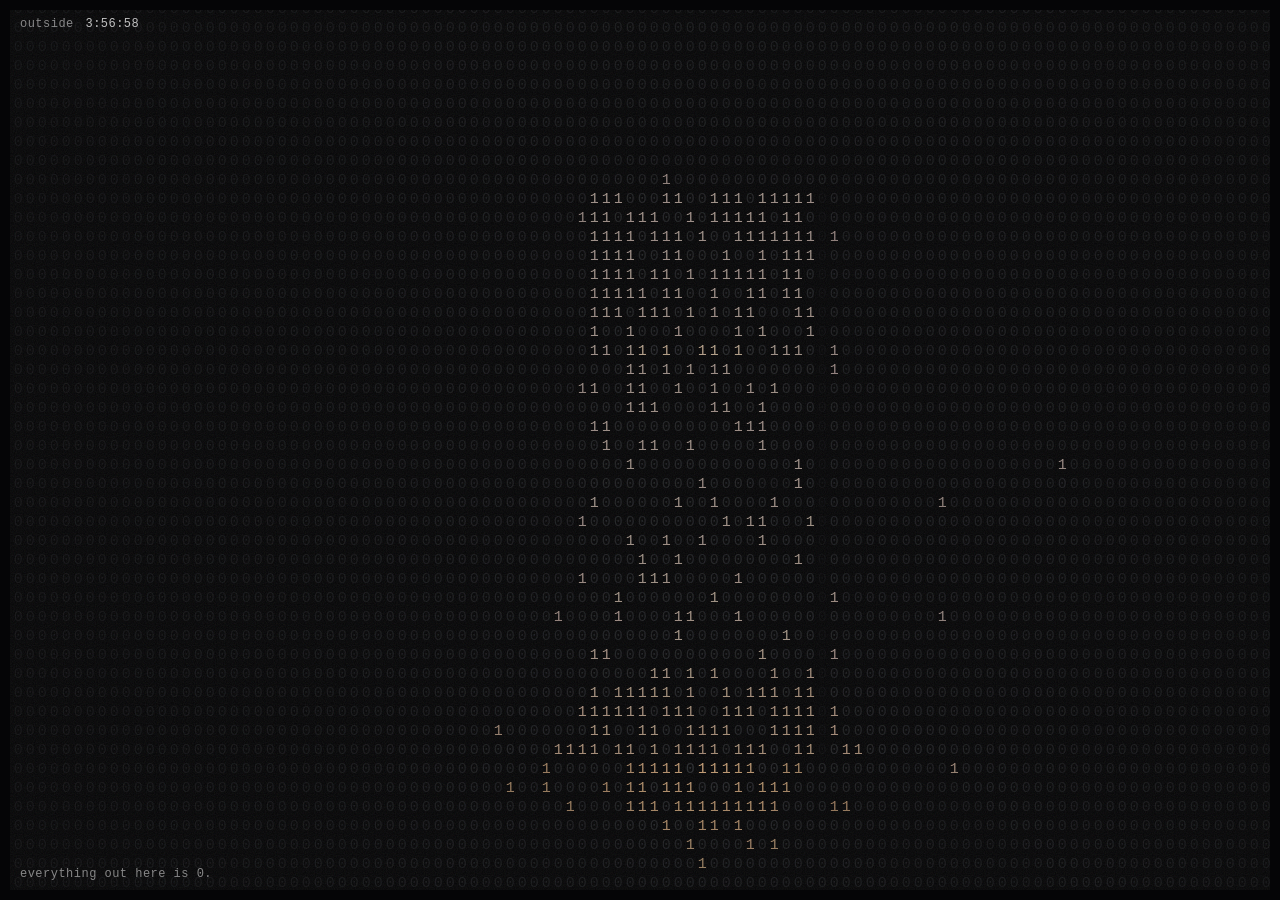
<file: index.html>
<!DOCTYPE html>
<html lang="en">
<head>
  <meta charset="UTF-8">
  <meta name="viewport" content="width=device-width, initial-scale=1, viewport-fit=cover">
  <title>zeroed my world</title>
  <meta name="description" content="knock on renn's door. inside, the world is rewound to 0:00:00 and it's always 5:47 pm.">
  <meta name="theme-color" content="#1a110b">
  <meta property="og:title" content="zeroed my world">
  <meta property="og:description" content="knock on the door. inside, the world is back to 0:00:00.">
  <meta property="og:type" content="website">
  <link rel="icon" href="favicon.svg" type="image/svg+xml">

  <link rel="preload" href="assets/fonts/fraunces-italic.woff2" as="font" type="font/woff2" crossorigin>
  <link rel="preload" href="assets/fonts/caveat.woff2" as="font" type="font/woff2" crossorigin>
  <link rel="stylesheet" href="css/dream.css">
  <link rel="stylesheet" href="css/rooms.css">
  <link rel="stylesheet" href="css/memory.css">
  <link rel="stylesheet" href="css/door.css">

  <script>document.documentElement.classList.add('js');try{if(!sessionStorage.getItem('zeroed_inside')&&!(location.hash&&location.hash!=='#home')&&!/[?&]nodoor\b/.test(location.search))document.documentElement.classList.add('at-door')}catch(e){}</script>
</head>
<body class="is-asleep" data-view="home">
  <canvas id="memory" class="memory-canvas" aria-hidden="true"></canvas>
  <canvas id="sky" class="sky" aria-hidden="true"></canvas>
  <canvas id="life" class="life" aria-hidden="true"></canvas>
  <div class="grain" aria-hidden="true"></div>
  <div class="cursor-glow" aria-hidden="true"></div>
  <canvas id="fx" class="fx" aria-hidden="true"></canvas>
  <p class="wish-label" id="wishLabel" hidden></p>

  <!-- ======================= CORNERS ======================= -->
  <header class="corner">
    <a class="corner-home" href="#home">zeroed my world <span class="tape-counter" id="tapeCounter" aria-hidden="true">0:00:00</span> <span class="bits-left" id="bitsLeft" title="bits left before the room is zeroed">11111111</span></a>
    <nav class="corner-right" aria-label="Sound and version">
      <button type="button" class="hand-link" id="rainBtn" aria-pressed="false">
        <svg class="icon" viewBox="0 0 24 24" aria-hidden="true"><path d="M22 12a10.06 10.06 1 0 0-20 0Z"/><path d="M12 12v8a2 2 0 0 0 4 0"/><path d="M12 2v1"/></svg>
        rain
      </button>
      <button type="button" class="hand-link" id="lucidBtn" aria-pressed="false" title="Lucid mode (L)">
        <svg class="icon" viewBox="0 0 24 24" aria-hidden="true"><path d="M2 12s3.5-7 10-7 10 7 10 7-3.5 7-10 7S2 12 2 12Z"/><circle cx="12" cy="12" r="3"/></svg>
        lucid
      </button>
      <button type="button" class="hand-link" id="cameraBtn" aria-expanded="false" aria-controls="cameraPanel" title="Camera settings (C)">
        <svg class="icon" viewBox="0 0 24 24" aria-hidden="true"><circle cx="12" cy="12" r="9"/><path d="m14.3 3.3-4.6 8M20.1 8.5h-9.2M18.5 17.5l-4.6-8M9.7 20.7l4.6-8M3.9 15.5h9.2M5.5 6.5l4.6 8"/></svg>
        <span class="cam-word">camera</span>
      </button>
      <button type="button" class="hand-link keys-btn" id="keysBtn" title="Keyboard shortcuts (?)" aria-label="Keyboard shortcuts">?</button>
    </nav>
  </header>

  <!-- ======================= THE SCENE ======================= -->
  <main class="scene" id="scene">
    <div class="title-card" id="titleCard">
      <p class="rewind" aria-hidden="true"><span class="rw-sign">&#9664;&#9664;</span> <span id="rewindCount">4:17:32</span></p>
      <h1 class="dream-title"><span class="t-name">zeroed</span> <span class="t-rest">my world</span></h1>
      <p class="dream-sub">close the door, and the world goes back to 0:00:00</p>
    </div>

    <nav class="hotspots" id="hotspots" aria-label="Things in my room"></nav>
    <p class="hot-label" id="hotLabel" aria-hidden="true"></p>

    <button type="button" class="tuned tuned-home" data-tune="home"><span class="tuned-lead">this room is tuned to</span> <span class="tuned-song"></span> <span class="tuned-play" aria-hidden="true">&#9656;</span></button>
    <p class="memory-caption"><span class="cap-place">my room, the light at 5:47 pm.</span> <span class="dream-clock" id="dreamClock"></span></p>
    <p class="scene-hint" id="sceneHint">everything in here goes somewhere. click on things.</p>
  </main>

  <p class="travel-caption" id="travelCaption" aria-hidden="true"></p>

  <!-- ======================= ABOUT ======================= -->
  <section class="view view-about" id="view-about" data-view="about" hidden aria-labelledby="aboutHead">
    <div class="view-inner">
      <button type="button" class="view-close hand-link" data-close-view>&larr; back to my room</button>
      <h2 class="view-title" id="aboutHead" tabindex="-1">about me</h2>
      <button type="button" class="tuned" data-tune="about"><span class="tuned-lead">this room is tuned to</span> <span class="tuned-song"></span> <span class="tuned-play" aria-hidden="true">&#9656;</span></button>

      <article class="letter">
        <span class="washi washi-1" aria-hidden="true"></span>
        <span class="washi washi-2" aria-hidden="true"></span>
        <div class="letter-body">
          <p>hi, i'm renn.</p>
          <p>i take photos as a hobby, and i play guitar.</p>
          <p>most of what i listen to is japanese shoegaze and alt rock (死んだ僕の彼女, きのこ帝国, SEAPOOL, Plastic Tree) and a lot of indie like Alex G, Vundabar, Car Seat Headrest and Carissa's Wierd.</p>
          <p>this is my room. i rewound everything back to one afternoon in here and let it play: the pictures are on the wall, the tapes are on the shelf, the guitar is out of tune, and if you want to tell me something, there's a letter on the nightstand.</p>
          <p class="signature">&mdash; renn</p>
        </div>
      </article>

      <ul class="stickies">
        <li><a class="sticky s1" href="https://x.com/zeroedmymind" target="_blank" rel="noopener me"><span>twitter</span>@zeroedmymind</a></li>
        <li><a class="sticky s2" href="https://www.instagram.com/zeroedmypulse/" target="_blank" rel="noopener me"><span>instagram</span>@zeroedmypulse</a></li>
        <li><a class="sticky s3" href="https://www.pinterest.com/xqygen/" target="_blank" rel="noopener me"><span>pinterest</span>xqygen</a></li>
        <li><a class="sticky s4" href="#send"><span>or just</span>write to me</a></li>
      </ul>
    </div>
  </section>

  <!-- ======================= PICTURES ======================= -->
  <section class="view view-gallery" id="view-gallery" data-view="gallery" hidden aria-labelledby="picsHead">
    <div class="view-inner">
      <button type="button" class="view-close hand-link" data-close-view>&larr; back to my room</button>
      <h2 class="view-title" id="picsHead" tabindex="-1">pictures</h2>
      <button type="button" class="tuned" data-tune="gallery"><span class="tuned-lead">this room is tuned to</span> <span class="tuned-song"></span> <span class="tuned-play" aria-hidden="true">&#9656;</span></button>
      <p class="view-lede">pictures i make. click one to look closer. with a mouse you can pick them up and move them around.</p>
      <div class="polaroids" id="polaroids"></div>
      <div class="pic-status" id="picStatus" role="status" hidden></div>
      <a class="hand-link pic-more" id="picMore" href="https://www.pinterest.com/xqygen/" target="_blank" rel="noopener" hidden>more on pinterest &nearr;</a>
    </div>
  </section>

  <!-- ======================= SONGS ======================= -->
  <section class="view view-interests" id="view-interests" data-view="interests" hidden aria-labelledby="songsHead">
    <div class="view-inner">
      <button type="button" class="view-close hand-link" data-close-view>&larr; back to my room</button>
      <h2 class="view-title" id="songsHead" tabindex="-1">on repeat</h2>
      <p class="view-lede">my favorite songs. put a tape in and the whole room takes its colours.</p>
      <div class="tape-shelf" id="tapeShelf"></div>
      <p class="view-foot">plays through spotify: whole songs if you're logged in to spotify in this browser, 30-second previews if you're not.</p>
    </div>
  </section>

  <!-- ======================= FRIENDS ======================= -->
  <section class="view view-favoomfs" id="view-favoomfs" data-view="favoomfs" hidden aria-labelledby="friendsHead">
    <div class="view-inner">
      <button type="button" class="view-close hand-link" data-close-view>&larr; back to my room</button>
      <h2 class="view-title" id="friendsHead" tabindex="-1">friends</h2>
      <button type="button" class="tuned" data-tune="favoomfs"><span class="tuned-lead">this room is tuned to</span> <span class="tuned-song"></span> <span class="tuned-play" aria-hidden="true">&#9656;</span></button>
      <div class="board">
        <p class="board-note">saving these spots for my favorite people</p>
        <div class="frames" aria-hidden="true">
          <span class="frame" style="--r: -4deg"><i>?</i></span>
          <span class="frame" style="--r: 3deg"><i>?</i></span>
          <span class="frame" style="--r: -2deg"><i>?</i></span>
          <span class="frame" style="--r: 5deg"><i>?</i></span>
        </div>
      </div>
    </div>
  </section>

  <!-- ======================= WRITE TO ME ======================= -->
  <section class="view view-send" id="view-send" data-view="send" hidden aria-labelledby="sendHead">
    <div class="view-inner">
      <button type="button" class="view-close hand-link" data-close-view>&larr; back to my room</button>
      <h2 class="view-title" id="sendHead" tabindex="-1">write to me</h2>
      <button type="button" class="tuned" data-tune="send"><span class="tuned-lead">this room is tuned to</span> <span class="tuned-song"></span> <span class="tuned-play" aria-hidden="true">&#9656;</span></button>
      <p class="view-lede">it's anonymous. write something, or draw something.</p>

      <div class="segmented" id="sendTabs" role="tablist" aria-label="What to send" data-active="write">
        <span class="segmented-thumb" aria-hidden="true"></span>
        <button type="button" role="tab" id="tabWrite" data-tab="write" aria-selected="true" aria-controls="panelWrite">write</button>
        <button type="button" role="tab" id="tabDraw" data-tab="draw" aria-selected="false" aria-controls="panelDraw" tabindex="-1">draw</button>
      </div>

      <!-- write -->
      <div class="send-panel" id="panelWrite" role="tabpanel" aria-labelledby="tabWrite">
        <div class="message-card">
          <label class="sr-only" for="messageText">Your message</label>
          <textarea id="messageText" rows="6" maxlength="2000" placeholder="dear renn,"></textarea>
          <div class="message-bar">
            <button type="button" class="attach-btn" id="openMusicBtn">+ add a song</button>
            <div class="song-chip" id="songChip" hidden>
              <button type="button" class="song-chip-main" id="songChipChange" aria-label="Change song">
                <img class="song-chip-cover" id="songChipCover" alt="">
                <span class="song-chip-text">
                  <span class="song-chip-title" id="songChipTitle"></span>
                  <span class="song-chip-artist" id="songChipArtist"></span>
                </span>
              </button>
              <button type="button" class="song-chip-remove" id="songChipRemove" aria-label="Remove song">&times;</button>
            </div>
            <span class="char-count" id="charCount" aria-live="off">0 / 2000</span>
          </div>
        </div>
        <button type="button" class="send-btn" id="sendMessageBtn"><span class="btn-label">fold it up &amp; send</span></button>
        <p class="form-status" id="messageStatus" role="status" aria-live="polite"></p>
      </div>

      <!-- draw -->
      <div class="send-panel" id="panelDraw" role="tabpanel" aria-labelledby="tabDraw" hidden>
        <div class="draw-card sketchbook">
          <div class="draw-toolbar" role="toolbar" aria-label="Drawing tools">
            <div class="tool-group">
              <button type="button" class="tool-btn is-active" id="penBtn" aria-pressed="true" title="Pen">
                <svg class="icon" viewBox="0 0 24 24" aria-hidden="true"><path d="M17 3a2.85 2.83 0 1 1 4 4L7.5 20.5 2 22l1.5-5.5Z"/><path d="m15 5 4 4"/></svg>
                <span class="sr-only">Pen</span>
              </button>
              <button type="button" class="tool-btn" id="eraserBtn" aria-pressed="false" title="Eraser">
                <svg class="icon" viewBox="0 0 24 24" aria-hidden="true"><path d="m7 21-4.3-4.3a1 1 0 0 1 0-1.4l10-10a1 1 0 0 1 1.4 0l7 7a1 1 0 0 1 0 1.4L13.7 21"/><path d="M22 21H7"/><path d="m9.5 9.5 5 5"/></svg>
                <span class="sr-only">Eraser</span>
              </button>
            </div>
            <div class="tool-group">
              <button type="button" class="tool-btn" id="undoBtn" title="Undo (Ctrl+Z)" disabled>
                <svg class="icon" viewBox="0 0 24 24" aria-hidden="true"><path d="M3 7v6h6"/><path d="M21 17a9 9 0 0 0-9-9 9 9 0 0 0-6 2.3L3 13"/></svg>
                <span class="sr-only">Undo</span>
              </button>
              <button type="button" class="tool-btn" id="redoBtn" title="Redo (Ctrl+Shift+Z)" disabled>
                <svg class="icon" viewBox="0 0 24 24" aria-hidden="true"><path d="M21 7v6h-6"/><path d="M3 17a9 9 0 0 1 9-9 9 9 0 0 1 6 2.3l3 2.7"/></svg>
                <span class="sr-only">Redo</span>
              </button>
              <button type="button" class="tool-btn" id="clearBtn" title="Clear the page" disabled>
                <svg class="icon" viewBox="0 0 24 24" aria-hidden="true"><path d="M3 6h18"/><path d="M19 6v14c0 1-1 2-2 2H7c-1 0-2-1-2-2V6"/><path d="M8 6V4c0-1 1-2 2-2h4c1 0 2 1 2 2v2"/></svg>
                <span class="sr-only">Clear</span>
              </button>
              <button type="button" class="tool-btn bg-btn" id="bgToggleBtn" aria-pressed="false" title="Paper or night">
                <span class="bg-glyph" aria-hidden="true"></span>
                <span class="sr-only">Switch between a light and a dark page</span>
              </button>
            </div>
            <div class="tool-group size-group">
              <span class="size-dot" id="sizeDot" aria-hidden="true"><i></i></span>
              <input type="range" id="brushSize" min="1" max="40" value="4" aria-label="Brush size">
            </div>
            <div class="tool-group swatch-group" role="group" aria-label="Colour">
              <button type="button" class="swatch" data-color="#ffffff" style="--c:#ffffff" aria-label="White"></button>
              <button type="button" class="swatch" data-color="#000000" style="--c:#2b2233" aria-label="Ink"></button>
              <button type="button" class="swatch" data-color="#ff5c8a" style="--c:#ff5c8a" aria-label="Pink"></button>
              <button type="button" class="swatch" data-color="#ffd166" style="--c:#ffd166" aria-label="Yellow"></button>
              <button type="button" class="swatch" data-color="#6dffa8" style="--c:#6dffa8" aria-label="Green"></button>
              <button type="button" class="swatch" data-color="#7cc8ff" style="--c:#7cc8ff" aria-label="Blue"></button>
              <label class="swatch swatch-custom" id="customSwatch" title="Any colour">
                <input type="color" id="brushColor" value="#ffffff" aria-label="Pick any colour">
              </label>
            </div>
          </div>
          <div class="canvas-wrap" id="canvasWrap">
            <canvas id="drawCanvas" width="1100" height="700" aria-label="Drawing canvas"></canvas>
            <p class="canvas-hint" id="canvasHint" aria-hidden="true">draw here</p>
            <div class="brush-cursor" id="brushCursor" aria-hidden="true"></div>
          </div>
        </div>
        <button type="button" class="send-btn" id="sendDrawingBtn"><span class="btn-label">send the drawing</span></button>
        <p class="form-status" id="drawingStatus" role="status" aria-live="polite"></p>
      </div>
    </div>
  </section>


  <!-- ======================= GAMES ======================= -->
  <section class="view view-games" id="view-games" data-view="games" hidden aria-labelledby="gamesHead">
    <div class="view-inner">
      <button type="button" class="view-close hand-link" data-close-view>&larr; back to my room</button>
      <h2 class="view-title" id="gamesHead" tabindex="-1">games</h2>
      <button type="button" class="tuned" data-tune="games"><span class="tuned-lead">this room is tuned to</span> <span class="tuned-song"></span> <span class="tuned-play" aria-hidden="true">&#9656;</span></button>
      <p class="view-lede">four little games on my laptop. pick a cartridge.</p>
      <div class="carts" id="carts" role="tablist" aria-label="Games"></div>
      <div class="arcade" id="arcadeScreen" role="tabpanel">
        <div class="arcade-bar"><span class="arcade-score" id="arcadeScore"></span><span class="arcade-best" id="arcadeBest"></span></div>
        <div class="arcade-stage" id="arcadeStage"></div>
        <p class="arcade-how" id="arcadeHow"></p>
      </div>
    </div>
  </section>

  <!-- ======================= GUITAR ======================= -->
  <section class="view view-guitar" id="view-guitar" data-view="guitar" hidden aria-labelledby="guitarHead">
    <div class="view-inner">
      <button type="button" class="view-close hand-link" data-close-view>&larr; back to my room</button>
      <h2 class="view-title" id="guitarHead" tabindex="-1">guitar</h2>
      <button type="button" class="tuned" data-tune="guitar"><span class="tuned-lead">this room is tuned to</span> <span class="tuned-song"></span> <span class="tuned-play" aria-hidden="true">&#9656;</span></button>
      <p class="view-lede">i play guitar, so here's one. drag across the strings to strum, click one to pluck it.</p>
      <div class="guitar-rig">
        <div class="chords" id="chords" role="group" aria-label="Chords"></div>
        <div class="neck"><canvas id="guitarCanvas" class="guitar-canvas" aria-label="Guitar strings: drag across them to strum"></canvas><span class="now-chord" id="gtrChord" aria-live="polite"></span></div>
        <div class="guitar-bar">
          <button type="button" class="pill-btn" id="gtrDown">strum ↓</button>
          <button type="button" class="pill-btn" id="gtrUp">strum ↑</button>
          <button type="button" class="pill-btn" id="gtrTuning" aria-pressed="false">midwest tuning (FACGCE)</button>
          <button type="button" class="pill-btn" id="gtrRoom" aria-pressed="true">big room reverb</button>
          <button type="button" class="send-btn" id="gtrAuto" aria-pressed="false"><span class="btn-label">let it play</span></button>
        </div>
        <p class="view-foot">keys: 1–8 chords · A S D F G H strings · space strums (shift+space up)</p>
      </div>
    </div>
  </section>

  <!-- ======================= FORTUNE ======================= -->
  <section class="view view-oracle" id="view-oracle" data-view="oracle" hidden aria-labelledby="oracleHead">
    <div class="view-inner">
      <button type="button" class="view-close hand-link" data-close-view>&larr; back to my room</button>
      <h2 class="view-title" id="oracleHead" tabindex="-1">fortune</h2>
      <button type="button" class="tuned" data-tune="oracle"><span class="tuned-lead">this room is tuned to</span> <span class="tuned-song"></span> <span class="tuned-play" aria-hidden="true">&#9656;</span></button>
      <p class="view-lede">the cards on my bed. think of a question, then shuffle.</p>
      <div class="oracle-table" id="oracleTable"></div>
      <button type="button" class="send-btn" id="oracleShuffle"><span class="btn-label">shuffle &amp; draw</span></button>
      <div class="reading" id="oracleReading" aria-live="polite"></div>
    </div>
  </section>

  <!-- ======================= WISHES ======================= -->
  <section class="view view-wishes" id="view-wishes" data-view="wishes" hidden aria-labelledby="wishesHead">
    <div class="view-inner">
      <button type="button" class="view-close hand-link" data-close-view>&larr; back to my room</button>
      <h2 class="view-title" id="wishesHead" tabindex="-1">wishes</h2>
      <button type="button" class="tuned" data-tune="wishes"><span class="tuned-lead">this room is tuned to</span> <span class="tuned-song"></span> <span class="tuned-play" aria-hidden="true">&#9656;</span></button>
      <p class="view-lede">write a wish and let it go. it turns into a star over the sea.</p>
      <form class="wish-form" id="wishForm">
        <label class="sr-only" for="wishText">Your wish</label>
        <input type="text" id="wishText" maxlength="90" placeholder="i wish…" autocomplete="off">
        <button type="submit" class="send-btn"><span class="btn-label">let it go</span></button>
      </form>
      <div class="sky-map">
        <svg class="constellation" id="constellation" viewBox="0 0 1000 360" role="group" aria-label="Your wishes"></svg>
        <p class="wish-empty" id="wishEmpty">no wishes yet. the sky is waiting.</p>
      </div>
      <p class="wish-said" id="wishSaid" aria-live="polite"></p>
      <p class="view-foot"><span id="wishCount"></span> wishes stay in this browser. nobody else can read them, not even renn.</p>
      <button type="button" class="hand-link" id="wishClear" hidden>let them all go</button>
    </div>
  </section>

  <!-- ======================= WALKMAN ======================= -->
  <aside class="walkman" id="walkman" hidden aria-label="Music player">
    <div class="wm-top">
      <span class="wm-now">now playing</span>
      <span class="wm-title" id="wmTitle">pick a tape</span>
      <button type="button" class="wm-btn" id="wmPrev" aria-label="Previous song">
        <svg class="icon" viewBox="0 0 24 24" aria-hidden="true"><path d="M19 20 9 12l10-8z"/><path d="M5 19V5"/></svg>
      </button>
      <button type="button" class="wm-btn wm-play" id="wmPlay" aria-label="Play">
        <svg class="icon icon-play" viewBox="0 0 24 24" aria-hidden="true"><path d="M7 4v16l13-8z"/></svg>
        <svg class="icon icon-pause" viewBox="0 0 24 24" aria-hidden="true"><path d="M8 5v14"/><path d="M16 5v14"/></svg>
      </button>
      <button type="button" class="wm-btn" id="wmNext" aria-label="Next song">
        <svg class="icon" viewBox="0 0 24 24" aria-hidden="true"><path d="m5 4 10 8-10 8z"/><path d="M19 5v14"/></svg>
      </button>
      <button type="button" class="wm-btn wm-tuck" id="wmTuck" aria-expanded="true" aria-label="Tuck the player away">
        <svg class="icon" viewBox="0 0 24 24" aria-hidden="true"><path d="m6 9 6 6 6-6"/></svg>
      </button>
    </div>
    <div class="wm-deck">
      <span class="wm-window" aria-hidden="true"><i class="reel"></i><i class="reel"></i></span>
      <div class="wm-screen"><div class="wm-slot" id="walkmanSlot"></div></div>
    </div>
  </aside>

  <!-- ======================= DIALOGS ======================= -->
  <dialog class="modal" id="musicModal" aria-labelledby="musicTitle">
    <div class="modal-card is-wide">
      <button type="button" class="modal-x" data-close aria-label="Close">&times;</button>
      <h2 class="modal-title" id="musicTitle">add a song</h2>
      <div class="search-field">
        <label class="sr-only" for="songSearch">Search for a song</label>
        <input type="search" id="songSearch" placeholder="search for a song…" autocomplete="off" autocapitalize="off" spellcheck="false" enterkeyhint="search">
      </div>
      <div class="search-results" id="searchResults" aria-live="polite"></div>
      <p class="search-source" id="searchSource"></p>
    </div>
  </dialog>

  <dialog class="modal" id="picViewer" aria-label="Picture viewer">
    <div class="modal-card is-viewer">
      <button type="button" class="modal-x" data-close aria-label="Close">&times;</button>
      <div class="viewer-stage">
        <button type="button" class="viewer-nav is-prev" id="picPrev" aria-label="Previous picture">&lsaquo;</button>
        <figure class="viewer-frame" id="picViewerFrame"><img id="picViewerImg" alt=""></figure>
        <button type="button" class="viewer-nav is-next" id="picNext" aria-label="Next picture">&rsaquo;</button>
      </div>
      <div class="viewer-bar">
        <p class="viewer-text" id="picViewerText"></p>
        <span class="viewer-count" id="picViewerCount"></span>
        <a class="viewer-link" id="picViewerLink" href="https://www.pinterest.com/xqygen/" target="_blank" rel="noopener">open on pinterest</a>
      </div>
    </div>
  </dialog>

  <dialog class="modal" id="keysModal" aria-labelledby="keysTitle">
    <div class="modal-card">
      <button type="button" class="modal-x" data-close aria-label="Close">&times;</button>
      <h2 class="modal-title" id="keysTitle">secret keys</h2>
      <dl class="keys-list">
        <dt><kbd>1</kbd>–<kbd>9</kbd></dt><dd>go somewhere in the room (<kbd>0</kbd> step back)</dd>
        <dt><kbd>L</kbd></dt><dd>lucid: the room folds into a kaleidoscope</dd>
        <dt><kbd>R</kbd></dt><dd>rain on the window</dd>
        <dt><kbd>C</kbd></dt><dd>the camera: looks, hdr, god rays, film, time of day, take a photo</dd>
        <dt><kbd>M</kbd></dt><dd>mute the room's own sounds</dd>
        <dt><kbd>Esc</kbd></dt><dd>back to the sky</dd>
        <dt>type <b>again</b></dt><dd>rewind the whole thing to zero</dd>
        <dt>type <b>leave</b></dt><dd>step back out into the hall</dd>
        <dt>11111111</dt><dd>the bits the room has left. they go, one a minute</dd>
        <dt>type <b>wish</b></dt><dd>the wish jar</dd>
        <dt>the window</dt><dd>go out of it at night; catch a shooting star</dd>
        <dt>the lamp</dt><dd>click it</dd>
        <dt>the title</dt><dd>touch the letters while it's there, they ring</dd>
        <dt>stay still</dt><dd>for a minute, and the memory fades</dd>
      </dl>
      <p class="keys-owner"><a href="panel.html">renn's door (sign in)</a></p>
    </div>
  </dialog>

  <aside class="cam-panel" id="cameraPanel" aria-label="Camera settings">
    <div class="cam-head">
      <h2 class="cam-title">camera</h2>
      <button type="button" class="cam-close" aria-label="Close the camera settings">&times;</button>
    </div>
    <p class="cam-lede">how the memory looks. it all changes as you move things.</p>
    <div class="cam-body"></div>
  </aside>

  <div class="vhs-osd" id="vhsOsd" aria-hidden="true">
    <span class="osd-play">PLAY &#9654;</span>
    <span class="osd-count">0:00:00</span>
    <span class="osd-sp">SP</span>
    <span class="osd-date">OCT. 14 2009<br><span class="osd-time">5:47:12 PM</span></span>
  </div>

  <p class="dream-toast" id="dreamToast" role="status" aria-live="polite" hidden></p>

  <!-- ======================= THE DOOR ======================= -->
  <div class="door-scene" id="doorScene" role="dialog" aria-label="Outside renn's door">
    <div class="door-cam">
      <canvas class="door-hall" aria-hidden="true"></canvas>
      <canvas class="door-spill" aria-hidden="true"></canvas>
      <button type="button" class="door-leaf" id="doorLeaf" aria-label="Knock on the door, and come in"><canvas aria-hidden="true"></canvas></button>
    </div>
    <canvas class="door-bits" aria-hidden="true"></canvas>
    <div class="door-grain" aria-hidden="true"></div>
    <p class="door-outside" aria-hidden="true">outside <b id="doorClock">0:00:00</b></p>
    <p class="door-hint">click the door to knock</p>
    <p class="door-reply" aria-live="polite">come in.</p>
  </div>

  <!-- the basics: settings, the message relay, spotify, pinterest, song search, the letter and the sketchbook -->
  <script src="js/config.js" defer></script>
  <script src="js/core.js" defer></script>
  <script src="js/api.js" defer></script>
  <script src="js/pinterest.js" defer></script>
  <script src="js/spotify.js" defer></script>
  <script src="js/music.js" defer></script>
  <script src="js/messages.js" defer></script>
  <script src="js/drawing.js" defer></script>
  <!-- the room -->
  <script src="js/palette.js" defer></script>
  <script src="js/memory/paint.js" defer></script>
  <script src="js/sound.js" defer></script>
  <script src="js/sky.js" defer></script>
  <script src="js/memory/engine.js" defer></script>
  <script src="js/memory/camera.js" defer></script>
  <script src="js/life.js" defer></script>
  <script src="js/rain.js" defer></script>
  <script src="js/views.js" defer></script>
  <script src="js/pictures.js" defer></script>
  <script src="js/tapes.js" defer></script>
  <script src="js/letters.js" defer></script>
  <script src="js/scene.js" defer></script>
  <script src="js/fx.js" defer></script>
  <script src="js/wishes.js" defer></script>
  <script src="js/oracle.js" defer></script>
  <script src="js/guitar.js" defer></script>
  <script src="js/arcade.js" defer></script>
  <script src="js/games/catcher.js" defer></script>
  <script src="js/games/memory.js" defer></script>
  <script src="js/games/quiz.js" defer></script>
  <script src="js/games/lanterns.js" defer></script>
  <script src="js/door.js" defer></script>
  <script src="js/zero.js" defer></script>
  <script src="js/extras.js" defer></script>
  <script src="js/main.js" defer></script>
</body>
</html>
</file>
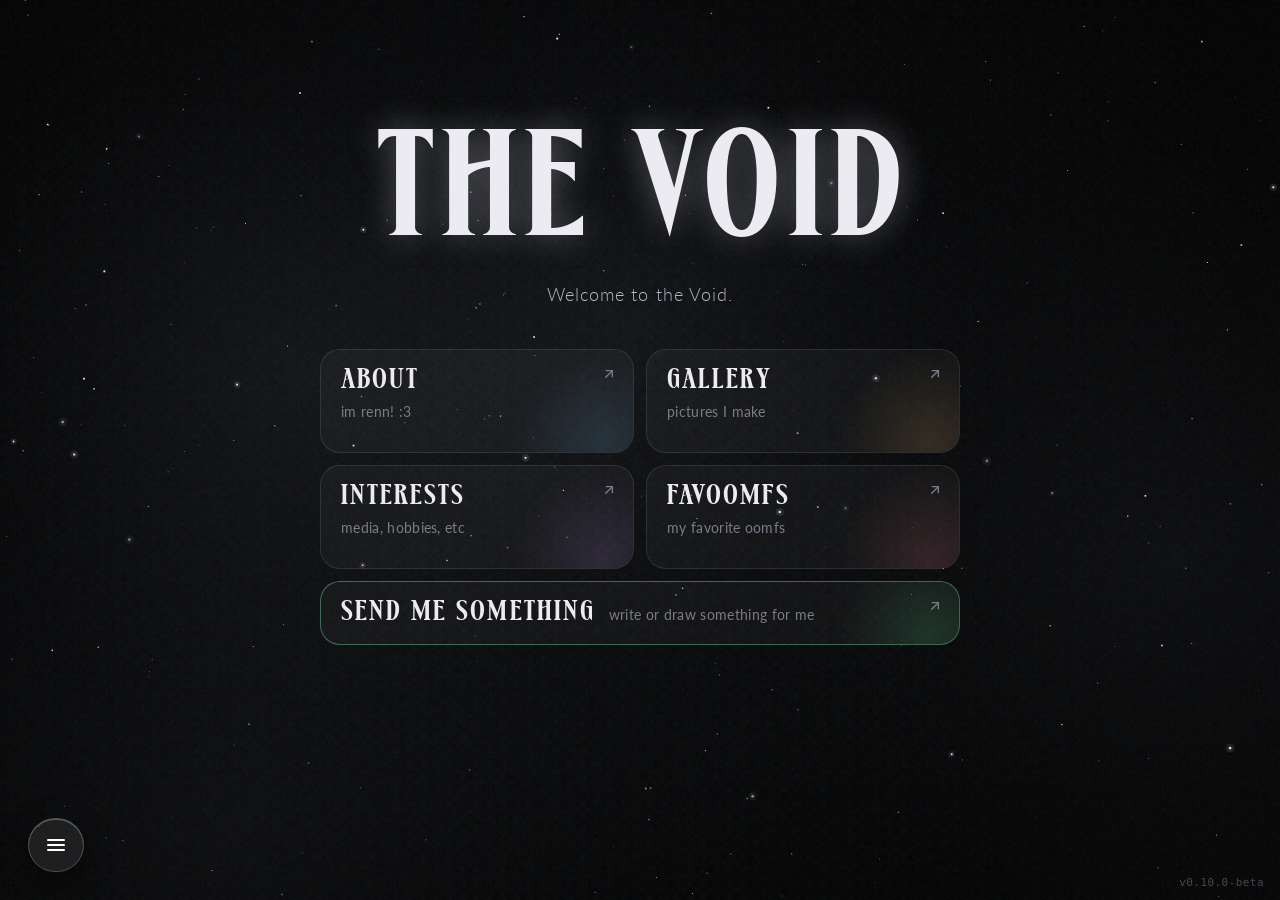
<file: Claude's work/index.html>
<!DOCTYPE html>
<html lang="en">
<head>
  <meta charset="UTF-8">
  <meta name="viewport" content="width=device-width, initial-scale=1, viewport-fit=cover">
  <title>Renn | Void</title>
  <meta name="description" content="Welcome to the Void.">
  <meta name="theme-color" content="#030303">
  <meta property="og:title" content="Renn | Void">
  <meta property="og:description" content="Welcome to the Void.">
  <meta property="og:type" content="website">
  <link rel="icon" href="favicon.svg" type="image/svg+xml">

  <link rel="preconnect" href="https://fonts.googleapis.com">
  <link rel="preconnect" href="https://fonts.gstatic.com" crossorigin>
  <link rel="stylesheet" href="https://fonts.googleapis.com/css2?family=Lato:wght@300;400;700&display=swap">

  <link rel="stylesheet" href="css/base.css">
  <link rel="stylesheet" href="css/background.css">
  <link rel="stylesheet" href="css/layout.css">
  <link rel="stylesheet" href="css/dock.css">
  <link rel="stylesheet" href="css/components.css">
  <link rel="stylesheet" href="css/pages.css">
  <link rel="stylesheet" href="css/send.css">

  <script>document.documentElement.classList.add('js');</script>
</head>
<body class="is-booting" data-page="home">
  <canvas id="sky" class="sky" aria-hidden="true"></canvas>

  <!-- ======================= PAGES ======================= -->
  <main id="stage" class="stage">

    <section class="page page-home" id="page-home" data-page="home" aria-labelledby="homeTitle">
      <h1 class="hero-title" id="homeTitle">THE VOID</h1>
      <p class="lede">Welcome to the Void.</p>
      <nav class="portals" id="portals" aria-label="Pages"></nav>
    </section>

    <section class="page" id="page-about" data-page="about" aria-labelledby="aboutTitle" hidden>
      <header class="page-head">
        <h1 class="page-title" id="aboutTitle">ABOUT</h1>
        <p class="lede">im renn! This is my website :3</p>
      </header>
      <div class="wip">W.I.P</div>
    </section>

    <section class="page page-gallery" id="page-gallery" data-page="gallery" aria-labelledby="galleryTitle" hidden>
      <header class="page-head">
        <h1 class="page-title" id="galleryTitle">GALLERY</h1>
        <p class="lede">Here's the collection of pictures I make</p>
      </header>
      <div class="gallery-frame">
        <!-- the Juicer feed fills this in when the page is first opened -->
        <div class="juicer-feed" data-feed-id="xqygen"></div>
        <p class="gallery-status" id="galleryStatus">Loading pictures…</p>
      </div>
    </section>

    <section class="page" id="page-interests" data-page="interests" aria-labelledby="interestsTitle" hidden>
      <header class="page-head">
        <h1 class="page-title" id="interestsTitle">INTERESTS</h1>
        <p class="lede">Media, hobbies, etc</p>
      </header>
      <div class="wip">W.I.P</div>
    </section>

    <section class="page" id="page-favoomfs" data-page="favoomfs" aria-labelledby="favoomfsTitle" hidden>
      <header class="page-head">
        <h1 class="page-title" id="favoomfsTitle">FAVOOMFS</h1>
        <p class="lede">my favorite oomfs</p>
      </header>
      <div class="wip">W.I.P</div>
      <!--
        When you're ready, replace the W.I.P box with cards like this:
        <div class="oomf-grid">
          <a class="oomf" href="https://link-to-their-page" target="_blank" rel="noopener">
            <img class="oomf-avatar" src="images/oomfs/name.png" alt="">
            <span class="oomf-name">name</span>
            <span class="oomf-note">a line about them</span>
          </a>
        </div>
      -->
    </section>

    <section class="page page-send" id="page-send" data-page="send" aria-labelledby="sendTitle" hidden>
      <header class="page-head">
        <h1 class="page-title" id="sendTitle">SEND ME SOMETHING</h1>
        <p class="lede">You can either write or draw</p>
      </header>

      <div class="segmented" id="sendTabs" role="tablist" aria-label="What to send" data-active="write">
        <span class="segmented-thumb" aria-hidden="true"></span>
        <button type="button" role="tab" id="tabWrite" data-tab="write" aria-selected="true" aria-controls="panelWrite">
          <svg class="icon" viewBox="0 0 24 24" aria-hidden="true"><path d="M12 20h9"/><path d="M16.5 3.5a2.12 2.12 0 0 1 3 3L7 19l-4 1 1-4Z"/></svg>
          write
        </button>
        <button type="button" role="tab" id="tabDraw" data-tab="draw" aria-selected="false" aria-controls="panelDraw" tabindex="-1">
          <svg class="icon" viewBox="0 0 24 24" aria-hidden="true"><path d="m9.06 11.9 8.07-8.06a2.85 2.85 0 1 1 4.03 4.03l-8.06 8.08"/><path d="M7.07 14.94c-1.66 0-3 1.35-3 3.02 0 1.33-2.5 1.52-2 2.02 1.08 1.1 2.49 2.02 4 2.02 2.2 0 4-1.8 4-4.04a3.01 3.01 0 0 0-3-3.02z"/></svg>
          draw
        </button>
      </div>

      <!-- write -->
      <div class="send-panel" id="panelWrite" role="tabpanel" aria-labelledby="tabWrite">
        <div class="message-card">
          <label class="sr-only" for="messageText">Your message</label>
          <textarea id="messageText" rows="4" maxlength="2000" placeholder="Type here"></textarea>
          <div class="message-bar">
            <button type="button" class="attach-btn" id="openMusicBtn">
              <svg class="icon-fill" viewBox="0 0 24 24" aria-hidden="true"><path d="M12 0C5.4 0 0 5.4 0 12s5.4 12 12 12 12-5.4 12-12S18.66 0 12 0zm5.521 17.34c-.24.359-.66.48-1.021.24-2.82-1.74-6.36-2.101-10.561-1.141-.418.122-.779-.179-.899-.539-.12-.421.18-.78.54-.9 4.56-1.021 8.52-.6 11.64 1.32.42.18.479.659.301 1.02zm1.44-3.3c-.301.42-.84.6-1.262.3-3.239-1.98-8.159-2.58-11.939-1.38-.479.12-1.02-.12-1.14-.6-.12-.48.12-1.021.6-1.141C9.6 9.9 15 10.561 18.72 12.84c.361.181.54.78.241 1.2zm.12-3.36C15.24 8.4 8.82 8.16 5.16 9.301c-.6.179-1.2-.181-1.38-.721-.18-.6.18-1.2.72-1.38 4.26-1.26 11.28-1.02 15.72 1.621.539.3.719 1.02.419 1.56-.239.54-.959.72-1.559.3z"/></svg>
              <span>add a song</span>
            </button>
            <div class="song-chip" id="songChip" hidden>
              <button type="button" class="song-chip-main" id="songChipChange" aria-label="Change song">
                <img class="song-chip-cover" id="songChipCover" alt="">
                <span class="song-chip-text">
                  <span class="song-chip-title" id="songChipTitle"></span>
                  <span class="song-chip-artist" id="songChipArtist"></span>
                </span>
              </button>
              <button type="button" class="song-chip-remove" id="songChipRemove" aria-label="Remove song">
                <svg class="icon" viewBox="0 0 24 24" aria-hidden="true"><path d="M18 6 6 18"/><path d="m6 6 12 12"/></svg>
              </button>
            </div>
            <span class="char-count" id="charCount" aria-live="off">0 / 2000</span>
          </div>
        </div>
        <button type="button" class="send-btn" id="sendMessageBtn"><span class="btn-label">SEND ANONYMOUSLY ✍️🤫</span></button>
        <p class="form-status" id="messageStatus" role="status" aria-live="polite"></p>
      </div>

      <!-- draw -->
      <div class="send-panel" id="panelDraw" role="tabpanel" aria-labelledby="tabDraw" hidden>
        <div class="draw-card">
          <div class="draw-toolbar" role="toolbar" aria-label="Drawing tools">
            <div class="tool-group">
              <button type="button" class="tool-btn is-active" id="penBtn" aria-pressed="true" title="Pen">
                <svg class="icon" viewBox="0 0 24 24" aria-hidden="true"><path d="M17 3a2.85 2.83 0 1 1 4 4L7.5 20.5 2 22l1.5-5.5Z"/><path d="m15 5 4 4"/></svg>
                <span class="sr-only">Pen</span>
              </button>
              <button type="button" class="tool-btn" id="eraserBtn" aria-pressed="false" title="Eraser">
                <svg class="icon" viewBox="0 0 24 24" aria-hidden="true"><path d="m7 21-4.3-4.3a1 1 0 0 1 0-1.4l10-10a1 1 0 0 1 1.4 0l7 7a1 1 0 0 1 0 1.4L13.7 21"/><path d="M22 21H7"/><path d="m9.5 9.5 5 5"/></svg>
                <span class="sr-only">Eraser</span>
              </button>
            </div>
            <div class="tool-group">
              <button type="button" class="tool-btn" id="undoBtn" title="Undo (Ctrl+Z)" disabled>
                <svg class="icon" viewBox="0 0 24 24" aria-hidden="true"><path d="M3 7v6h6"/><path d="M21 17a9 9 0 0 0-9-9 9 9 0 0 0-6 2.3L3 13"/></svg>
                <span class="sr-only">Undo</span>
              </button>
              <button type="button" class="tool-btn" id="redoBtn" title="Redo (Ctrl+Shift+Z)" disabled>
                <svg class="icon" viewBox="0 0 24 24" aria-hidden="true"><path d="M21 7v6h-6"/><path d="M3 17a9 9 0 0 1 9-9 9 9 0 0 1 6 2.3l3 2.7"/></svg>
                <span class="sr-only">Redo</span>
              </button>
              <button type="button" class="tool-btn" id="clearBtn" title="Clear canvas" disabled>
                <svg class="icon" viewBox="0 0 24 24" aria-hidden="true"><path d="M3 6h18"/><path d="M19 6v14c0 1-1 2-2 2H7c-1 0-2-1-2-2V6"/><path d="M8 6V4c0-1 1-2 2-2h4c1 0 2 1 2 2v2"/></svg>
                <span class="sr-only">Clear</span>
              </button>
              <button type="button" class="tool-btn bg-btn" id="bgToggleBtn" aria-pressed="false" title="White background">
                <span class="bg-glyph" aria-hidden="true">BG</span>
                <span class="sr-only">White background</span>
              </button>
            </div>
            <div class="tool-group size-group">
              <span class="size-dot" id="sizeDot" aria-hidden="true"><i></i></span>
              <input type="range" id="brushSize" min="1" max="40" value="4" aria-label="Brush size">
            </div>
            <div class="tool-group swatch-group" role="group" aria-label="Colour">
              <button type="button" class="swatch" data-color="#ffffff" style="--c:#ffffff" aria-label="White"></button>
              <button type="button" class="swatch" data-color="#000000" style="--c:#000000" aria-label="Black"></button>
              <button type="button" class="swatch" data-color="#ff5c8a" style="--c:#ff5c8a" aria-label="Pink"></button>
              <button type="button" class="swatch" data-color="#ffd166" style="--c:#ffd166" aria-label="Yellow"></button>
              <button type="button" class="swatch" data-color="#6dffa8" style="--c:#6dffa8" aria-label="Green"></button>
              <button type="button" class="swatch" data-color="#7cc8ff" style="--c:#7cc8ff" aria-label="Blue"></button>
              <label class="swatch swatch-custom" id="customSwatch" title="Any colour">
                <input type="color" id="brushColor" value="#ffffff" aria-label="Pick any colour">
              </label>
            </div>
          </div>
          <div class="canvas-wrap" id="canvasWrap">
            <canvas id="drawCanvas" width="1100" height="700" aria-label="Drawing canvas"></canvas>
            <p class="canvas-hint" id="canvasHint" aria-hidden="true">draw here</p>
            <div class="brush-cursor" id="brushCursor" aria-hidden="true"></div>
          </div>
        </div>
        <button type="button" class="send-btn" id="sendDrawingBtn"><span class="btn-label">SEND ANONYMOUSLY 🎨🤫</span></button>
        <p class="form-status" id="drawingStatus" role="status" aria-live="polite"></p>
      </div>
    </section>

    <section class="page page-admin" id="page-admin" data-page="admin" aria-labelledby="adminTitle" hidden>
      <header class="page-head">
        <h1 class="page-title" id="adminTitle">CONTROL PANEL</h1>
      </header>
      <div class="panel-card">
        <h2 class="card-label">Create entity</h2>
        <form class="admin-form" id="createUserForm" novalidate>
          <label class="sr-only" for="newUsername">New username</label>
          <input class="field" type="text" id="newUsername" placeholder="Username" autocomplete="off" autocapitalize="off" spellcheck="false">
          <label class="sr-only" for="newPassword">New password</label>
          <input class="field" type="password" id="newPassword" placeholder="Password" autocomplete="new-password">
          <button class="btn btn-danger" type="submit">ADD ENTITY</button>
        </form>
        <p class="form-status" id="createUserStatus" role="status" aria-live="polite"></p>
      </div>
      <div class="panel-card">
        <h2 class="card-label">Active entities</h2>
        <ul class="entity-list" id="userList">
          <li class="entity"><span>renn</span><span class="entity-role">OWNER</span></li>
        </ul>
      </div>
    </section>
  </main>

  <!-- ======================= DOCK ======================= -->
  <div class="dock" id="dock" data-state="icon">
    <nav class="dock-panel" id="dockPanel" aria-label="Main" inert>
      <div class="dock-head">
        <span class="dock-eyebrow">you are here</span>
        <span class="dock-where" id="dockWhere">home</span>
      </div>
      <ul class="dock-links" id="dockLinks"></ul>
      <div class="dock-foot">
        <button type="button" class="util-btn" id="settingsBtn">
          <svg class="icon" viewBox="0 0 24 24" aria-hidden="true"><path d="M21 4h-7"/><path d="M10 4H3"/><path d="M21 12h-9"/><path d="M8 12H3"/><path d="M21 20h-5"/><path d="M12 20H3"/><path d="M14 2v4"/><path d="M8 10v4"/><path d="M16 18v4"/></svg>
          settings
        </button>
        <div class="dock-auth">
          <button type="button" class="util-btn is-strong" id="loginBtn">
            <svg class="icon" viewBox="0 0 24 24" aria-hidden="true"><path d="M15 3h4a2 2 0 0 1 2 2v14a2 2 0 0 1-2 2h-4"/><path d="m10 17 5-5-5-5"/><path d="M15 12H3"/></svg>
            login
          </button>
          <a class="util-btn" id="panelBtn" href="#admin" data-page-link="admin" hidden>
            <svg class="icon" viewBox="0 0 24 24" aria-hidden="true"><path d="M12 22s8-4 8-10V5l-8-3-8 3v7c0 6 8 10 8 10z"/></svg>
            panel
          </a>
          <button type="button" class="util-btn" id="profileBtn" hidden>
            <svg class="icon" viewBox="0 0 24 24" aria-hidden="true"><circle cx="12" cy="8" r="5"/><path d="M20 21a8 8 0 0 0-16 0"/></svg>
            profile
          </button>
          <button type="button" class="util-btn" id="logoutBtn" hidden>
            <svg class="icon" viewBox="0 0 24 24" aria-hidden="true"><path d="M9 21H5a2 2 0 0 1-2-2V5a2 2 0 0 1 2-2h4"/><path d="m16 17 5-5-5-5"/><path d="M21 12H9"/></svg>
            logout
          </button>
        </div>
      </div>
    </nav>

    <div class="dock-bar" id="dockBar">
      <button type="button" class="dock-toggle" id="dockToggle" aria-expanded="false" aria-controls="dockPanel" aria-label="Open menu">
        <span class="burger" aria-hidden="true"><span></span><span></span><span></span></span>
        <span class="dock-label" aria-hidden="true"><span id="dockLabelText">HOME</span></span>
      </button>
    </div>
  </div>

  <!-- ======================= DIALOGS ======================= -->
  <dialog class="modal" id="loginModal" aria-labelledby="loginTitle">
    <div class="modal-card">
      <button type="button" class="modal-x" data-close aria-label="Close">
        <svg class="icon" viewBox="0 0 24 24" aria-hidden="true"><path d="M18 6 6 18"/><path d="m6 6 12 12"/></svg>
      </button>
      <h2 class="modal-title" id="loginTitle">AUTHENTICATE</h2>
      <form class="modal-form" id="loginForm" novalidate>
        <label class="sr-only" for="loginUser">Username</label>
        <input class="field" id="loginUser" name="username" type="text" placeholder="Username" autocomplete="username" autocapitalize="off" spellcheck="false">
        <label class="sr-only" for="loginPass">Password</label>
        <input class="field" id="loginPass" name="password" type="password" placeholder="Password" autocomplete="current-password">
        <button class="btn btn-primary btn-block" type="submit" id="loginSubmit"><span class="btn-label">ENTER</span></button>
        <p class="form-error" id="loginError" role="alert" hidden></p>
      </form>
    </div>
  </dialog>

  <dialog class="modal" id="logoutModal" aria-labelledby="logoutTitle">
    <div class="modal-card is-center">
      <h2 class="modal-title" id="logoutTitle">LOGOUT</h2>
      <p class="modal-text">Are you sure you want to exit the void?</p>
      <div class="modal-actions">
        <button type="button" class="btn btn-ghost" data-close>CANCEL</button>
        <button type="button" class="btn btn-danger" id="confirmLogoutBtn">LOG OUT</button>
      </div>
    </div>
  </dialog>

  <dialog class="modal" id="profileModal" aria-labelledby="profileName">
    <div class="modal-card is-center">
      <button type="button" class="modal-x" data-close aria-label="Close">
        <svg class="icon" viewBox="0 0 24 24" aria-hidden="true"><path d="M18 6 6 18"/><path d="m6 6 12 12"/></svg>
      </button>
      <div class="avatar" id="profileAvatar" aria-hidden="true">R</div>
      <h2 class="modal-title" id="profileName">renn</h2>
      <p class="modal-text profile-role" id="profileRole">entity</p>
      <div class="modal-actions">
        <a class="btn btn-ghost" href="#admin" data-close>OPEN PANEL</a>
        <button type="button" class="btn btn-danger" id="profileLogoutBtn">LOG OUT</button>
      </div>
    </div>
  </dialog>

  <dialog class="modal" id="settingsModal" aria-labelledby="settingsTitle">
    <div class="modal-card">
      <button type="button" class="modal-x" data-close aria-label="Close">
        <svg class="icon" viewBox="0 0 24 24" aria-hidden="true"><path d="M18 6 6 18"/><path d="m6 6 12 12"/></svg>
      </button>
      <h2 class="modal-title" id="settingsTitle">SETTINGS</h2>
      <div class="settings">
        <label class="setting" for="setReduceMotion">
          <span class="setting-text">
            <span class="setting-name">Reduce motion</span>
            <span class="setting-hint">Turns off the warp, the shake and the drifting stars.</span>
          </span>
          <input type="checkbox" class="switch" id="setReduceMotion">
        </label>
        <label class="setting" for="setIntro">
          <span class="setting-text">
            <span class="setting-name">Warp intro</span>
            <span class="setting-hint">Play the star warp when the site opens.</span>
          </span>
          <input type="checkbox" class="switch" id="setIntro">
        </label>
        <label class="setting" for="setLite">
          <span class="setting-text">
            <span class="setting-name">Lite background</span>
            <span class="setting-hint">Fewer stars and a calmer sky. Easier on battery.</span>
          </span>
          <input type="checkbox" class="switch" id="setLite">
        </label>
      </div>
    </div>
  </dialog>

  <dialog class="modal" id="musicModal" aria-labelledby="musicTitle">
    <div class="modal-card is-wide">
      <button type="button" class="modal-x" data-close aria-label="Close">
        <svg class="icon" viewBox="0 0 24 24" aria-hidden="true"><path d="M18 6 6 18"/><path d="m6 6 12 12"/></svg>
      </button>
      <h2 class="modal-title" id="musicTitle">ADD A SONG</h2>
      <div class="search-field">
        <svg class="icon" viewBox="0 0 24 24" aria-hidden="true"><circle cx="11" cy="11" r="8"/><path d="m21 21-4.3-4.3"/></svg>
        <label class="sr-only" for="songSearch">Search for a song</label>
        <input type="search" id="songSearch" placeholder="Search for a song..." autocomplete="off" autocapitalize="off" spellcheck="false" enterkeyhint="search">
      </div>
      <div class="search-results" id="searchResults" aria-live="polite"></div>
      <p class="search-source" id="searchSource"></p>
    </div>
  </dialog>

  <!-- ======================= OVERLAYS ======================= -->
  <canvas id="warp" class="warp" aria-hidden="true"></canvas>
  <div class="warp-glow" id="warpGlow" aria-hidden="true"></div>
  <p class="version-tag" id="versionTag">v0.10.0-beta</p>

  <script src="js/config.js" defer></script>
  <script src="js/core.js" defer></script>
  <script src="js/api.js" defer></script>
  <script src="js/background.js" defer></script>
  <script src="js/navigation.js" defer></script>
  <script src="js/auth.js" defer></script>
  <script src="js/music.js" defer></script>
  <script src="js/messages.js" defer></script>
  <script src="js/drawing.js" defer></script>
  <script src="js/main.js" defer></script>
</body>
</html>
</file>
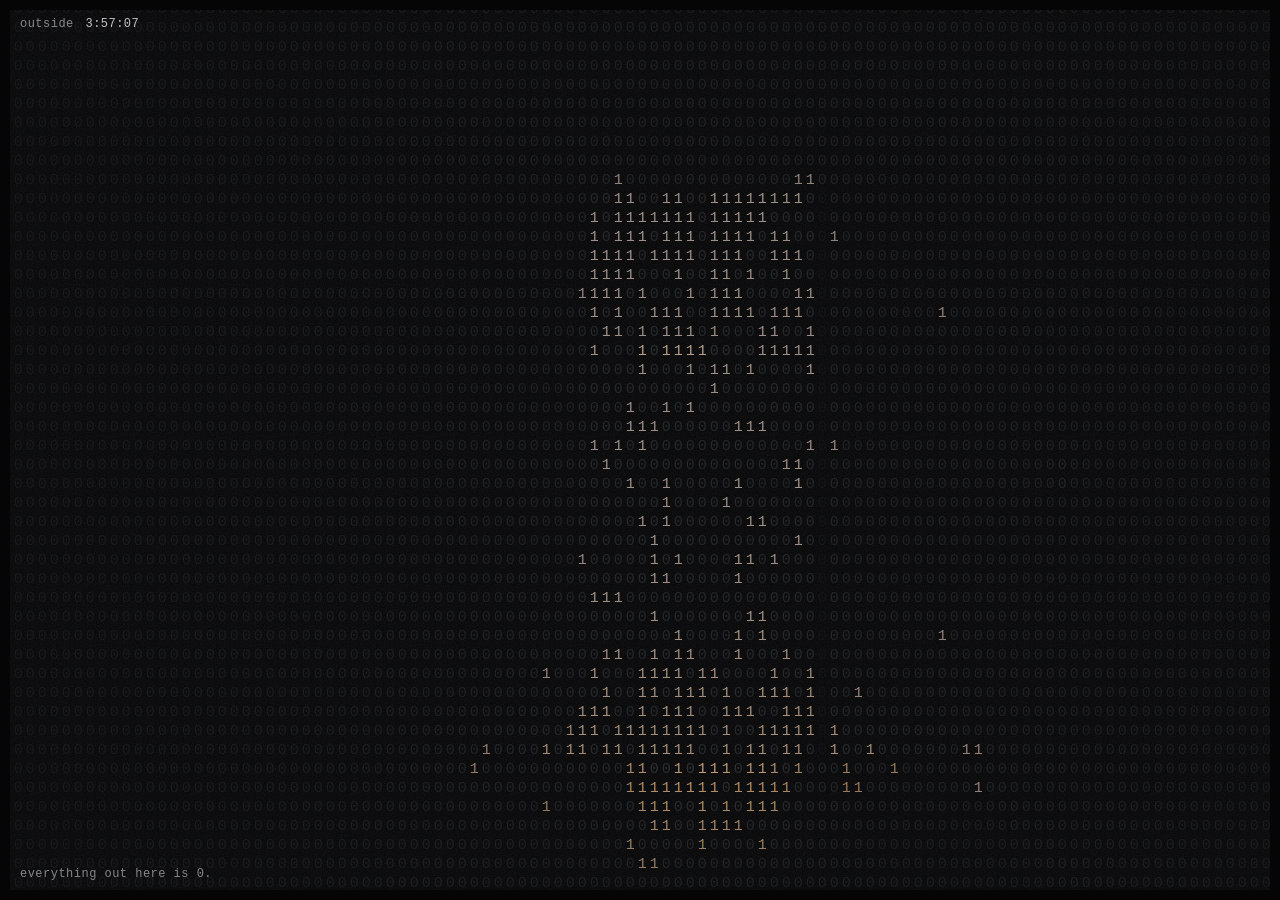
<file: dream/index.html>
<!DOCTYPE html>
<html lang="en">
<head>
  <meta charset="UTF-8">
  <title>zeroed my world</title>
  <meta name="robots" content="noindex">
  <!-- the dream version became the whole site: old links land in the room -->
  <script>location.replace('../' + location.hash);</script>
  <meta http-equiv="refresh" content="0; url=../">
</head>
<body style="background:#1a110b">
  <p><a href="../" style="color:#ffd49a">zeroed my world</a></p>
</body>
</html>
</file>
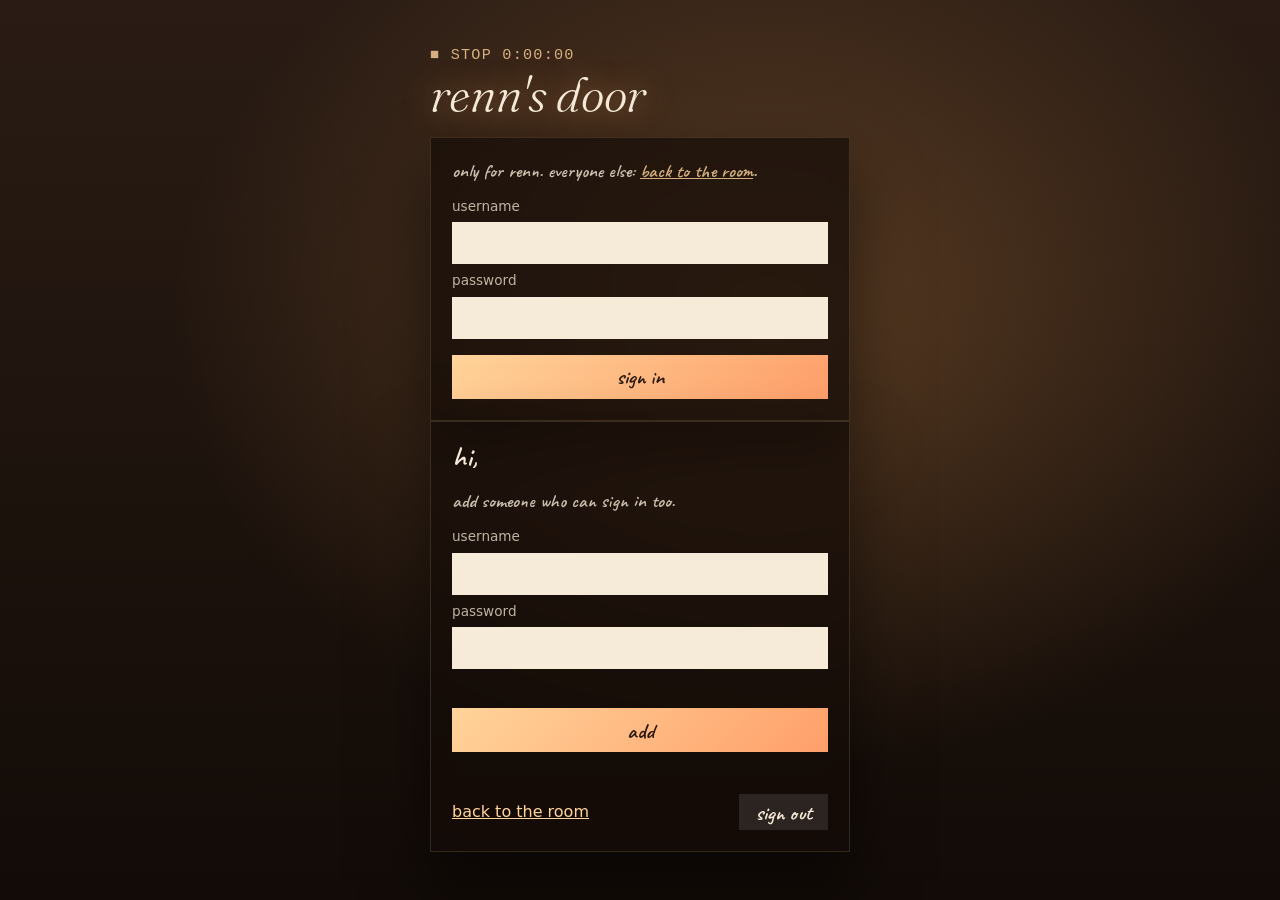
<file: panel.html>
<!DOCTYPE html>
<html lang="en">
<head>
  <meta charset="UTF-8">
  <meta name="viewport" content="width=device-width, initial-scale=1">
  <title>renn's door · zeroed my world</title>
  <meta name="robots" content="noindex">
  <link rel="icon" href="favicon.svg" type="image/svg+xml">
  <link rel="stylesheet" href="css/panel.css">
</head>
<body>
  <main class="door">
    <p class="door-counter" aria-hidden="true">&#9632; STOP 0:00:00</p>
    <h1>renn's door</h1>

    <!-- signed out -->
    <form class="card" id="loginForm" novalidate>
      <p class="lede">only for renn. everyone else: <a href="./">back to the room</a>.</p>
      <label for="loginUser">username</label>
      <input id="loginUser" autocomplete="username" autocapitalize="off" spellcheck="false">
      <label for="loginPass">password</label>
      <input id="loginPass" type="password" autocomplete="current-password">
      <p class="status" id="loginStatus" role="alert" hidden></p>
      <button type="submit" id="loginSubmit"><span class="btn-label">sign in</span></button>
    </form>

    <!-- signed in -->
    <section class="card" id="panel" hidden aria-labelledby="panelHead">
      <h2 id="panelHead">hi, <span id="who"></span></h2>
      <form id="createUserForm" novalidate>
        <p class="lede">add someone who can sign in too.</p>
        <label for="newUsername">username</label>
        <input id="newUsername" autocomplete="off" autocapitalize="off" spellcheck="false">
        <label for="newPassword">password</label>
        <input id="newPassword" type="password" autocomplete="new-password">
        <p class="status" id="createUserStatus" role="status"></p>
        <button type="submit"><span class="btn-label">add</span></button>
      </form>
      <ul class="people" id="userList"></ul>
      <div class="row">
        <a href="./">back to the room</a>
        <button type="button" class="ghost" id="logoutBtn">sign out</button>
      </div>
    </section>
  </main>

  <script src="js/config.js" defer></script>
  <script src="js/core.js" defer></script>
  <script src="js/api.js" defer></script>
  <script src="js/panel.js" defer></script>
</body>
</html>
</file>
<file: css/dream.css>
/* ==========================================================
   dream.css — renn's void, dreamt differently
   A night sky over a sea that mirrors it, jellyfish drifting
   up like lanterns, and the site as things floating in it:
   a note, polaroids, a tape, a photo strip, an envelope.
   Paper, film grain, handwriting. Colours come from the song
   each room is tuned to (palette.js writes --sky, --horizon,
   --glow and --accent as "r g b").
   ========================================================== */

/* ---------- fonts (all local) ---------- */
@font-face {
  font-family: 'Fraunces';
  src: url('../assets/fonts/fraunces.woff2') format('woff2');
  font-weight: 300 600;
  font-style: normal;
  font-display: swap;
}

@font-face {
  font-family: 'Fraunces';
  src: url('../assets/fonts/fraunces-italic.woff2') format('woff2');
  font-weight: 300 600;
  font-style: italic;
  font-display: swap;
}

@font-face {
  font-family: 'Caveat';
  src: url('../assets/fonts/caveat.woff2') format('woff2');
  font-weight: 400 700;
  font-style: normal;
  font-display: swap;
}

@font-face {
  font-family: 'Klee One';
  src: url('../assets/fonts/klee-400.woff2') format('woff2');
  font-weight: 400;
  font-style: normal;
  font-display: swap;
}

@font-face {
  font-family: 'Klee One';
  src: url('../assets/fonts/klee-600.woff2') format('woff2');
  font-weight: 600;
  font-style: normal;
  font-display: swap;
}

/* ---------- tokens ---------- */
:root {
  color-scheme: dark;

  /* the dream's colours as "r g b" (palette.js keeps these moving) */
  --sky: 5 16 20;
  --horizon: 18 52 58;
  --glow: 191 227 218;
  --accent: 63 143 134;

  --paper: #f6efe2;
  --ink: #2b2233;
  --ink-soft: #6b5d6e;
  --light: rgb(255 249 240 / 0.92);

  --serif: 'Fraunces', 'Iowan Old Style', 'Palatino Linotype', Georgia, serif;
  --hand: 'Caveat', 'Klee One', 'Segoe Print', 'Bradley Hand', cursive;
  --pencil: 'Klee One', 'Fraunces', Georgia, serif;

  --ease-out: cubic-bezier(0.16, 1, 0.3, 1);
  --spring: cubic-bezier(0.34, 1.56, 0.64, 1);

  --lined:
    linear-gradient(90deg, transparent 42px, rgb(214 110 110 / 0.45) 42px 43.5px, transparent 43.5px),
    repeating-linear-gradient(transparent 0 31px, rgb(110 140 185 / 0.3) 31px 32px),
    radial-gradient(circle at 18% 8%, rgb(255 255 255 / 0.55), transparent 42%),
    linear-gradient(175deg, #fbf6ec, #efe3cf);
}

@supports (transition-timing-function: linear(0, 1)) {
  :root {
    --spring: linear(0, 0.009, 0.035 2.1%, 0.141, 0.281 6.7%, 0.723 12.9%, 0.938 16.7%, 1.017, 1.077, 1.121, 1.149 24.3%, 1.159, 1.163, 1.161, 1.154 29.9%, 1.129 32.8%, 1.051 39.6%, 1.017 43.1%, 0.991, 0.977 51%, 0.974 53.8%, 0.975 57.1%, 0.997 69.8%, 1.003 76.9%, 1.004 83.8%, 1);
  }
}

/* ---------- reset ---------- */
*,
*::before,
*::after {
  box-sizing: border-box;
  margin: 0;
  padding: 0;
}

[hidden] { display: none !important; }

html {
  background: rgb(var(--sky));
  -webkit-text-size-adjust: 100%;
  text-size-adjust: 100%;
}

body {
  min-height: 100vh;
  min-height: 100dvh;
  overflow-x: clip;
  font: 400 1rem/1.6 var(--serif);
  color: var(--light);
  background: rgb(var(--sky));
  -webkit-font-smoothing: antialiased;
  -moz-osx-font-smoothing: grayscale;
  -webkit-tap-highlight-color: transparent;
}

button,
input,
textarea {
  font: inherit;
  color: inherit;
  letter-spacing: inherit;
}

button {
  background: none;
  border: 0;
  cursor: pointer;
}

button:disabled { cursor: default; }
a { color: inherit; }
img { display: block; max-width: 100%; }

::selection {
  background: rgb(var(--accent) / 0.6);
  color: #fff;
}

:focus-visible {
  outline: 2px dashed rgb(var(--glow) / 0.9);
  outline-offset: 4px;
  border-radius: 6px;
}

.sr-only {
  position: absolute;
  width: 1px;
  height: 1px;
  margin: -1px;
  overflow: hidden;
  clip: rect(0 0 0 0);
  white-space: nowrap;
  border: 0;
}

.icon {
  width: 18px;
  height: 18px;
  flex: none;
  fill: none;
  stroke: currentColor;
  stroke-width: 2;
  stroke-linecap: round;
  stroke-linejoin: round;
}

/* ==========================================================
   LAYERS: sky, life, grain, cursor
   ========================================================== */
.sky,
.life {
  position: fixed;
  inset: 0;
  display: block;
  width: 100%;
  height: 100%;
  pointer-events: none;
}

.sky { z-index: 0; }
.life { z-index: 1; }

/* without WebGL: the same colours, painted by CSS */
.no-webgl .sky {
  background:
    radial-gradient(circle at 72% 24%, rgb(var(--glow) / 0.9) 0 3.5%, rgb(var(--glow) / 0.25) 4%, transparent 22%),
    radial-gradient(ellipse at 30% 62%, rgb(var(--accent) / 0.35), transparent 55%),
    linear-gradient(to bottom, rgb(var(--sky)) 0%, rgb(var(--horizon)) 60%, rgb(var(--sky)) 100%);
}

.grain {
  position: fixed;
  inset: -50%;
  z-index: 2;
  pointer-events: none;
  opacity: 0.08;
  background-image: url("data:image/svg+xml,%3Csvg xmlns='http://www.w3.org/2000/svg' width='180' height='180'%3E%3Cfilter id='n'%3E%3CfeTurbulence type='fractalNoise' baseFrequency='0.9' numOctaves='2' stitchTiles='stitch'/%3E%3C/filter%3E%3Crect width='100%25' height='100%25' filter='url(%23n)'/%3E%3C/svg%3E");
  mix-blend-mode: overlay;
  animation: grain 0.8s steps(4) infinite;
}

@keyframes grain {
  25% { transform: translate(-3%, 2%); }
  50% { transform: translate(2%, -3%); }
  75% { transform: translate(-1%, -2%); }
}

.cursor-glow {
  position: fixed;
  left: -110px;
  top: -110px;
  z-index: 3;
  width: 220px;
  height: 220px;
  border-radius: 50%;
  pointer-events: none;
  background: radial-gradient(circle, rgb(var(--glow) / 0.2), rgb(var(--glow) / 0.05) 42%, transparent 70%);
  mix-blend-mode: screen;
  transition: opacity 0.6s ease;
}

body:not([data-view="home"]) .cursor-glow { opacity: 0.3; }

/* ==========================================================
   CORNERS
   ========================================================== */
.corner {
  position: fixed;
  top: 0;
  left: 0;
  right: 0;
  z-index: 25;
  display: flex;
  align-items: center;
  justify-content: space-between;
  gap: 16px;
  padding: max(14px, env(safe-area-inset-top)) 22px 0;
  pointer-events: none;
}

.corner > * { pointer-events: auto; }

.corner-home {
  font: italic 400 1.15rem/1 var(--serif);
  text-decoration: none;
  color: rgb(255 249 240 / 0.86);
  text-shadow: 0 0 18px rgb(var(--glow) / 0.5);
  white-space: nowrap;
}

.corner-home span {
  font: 600 1.25rem/1 var(--hand);
  font-style: normal;
  color: rgb(var(--glow));
}

.corner-right {
  display: flex;
  align-items: center;
  gap: 18px;
}

/* a handwritten link with a wobbly underline on hover */
.hand-link {
  position: relative;
  display: inline-flex;
  align-items: center;
  gap: 6px;
  padding: 4px 2px 6px;
  font: 600 1.3rem/1 var(--hand);
  color: rgb(255 249 240 / 0.78);
  text-decoration: none;
  white-space: nowrap;
  transition: color 0.3s ease;
}

.hand-link::after {
  content: '';
  position: absolute;
  left: 0;
  right: 0;
  bottom: 0;
  height: 6px;
  background: currentColor;
  -webkit-mask: url("data:image/svg+xml,%3Csvg xmlns='http://www.w3.org/2000/svg' width='20' height='6' viewBox='0 0 20 6'%3E%3Cpath d='M0 3 Q5 0 10 3 T20 3' fill='none' stroke='black' stroke-width='1.6'/%3E%3C/svg%3E") repeat-x 0 0 / 20px 6px;
  mask: url("data:image/svg+xml,%3Csvg xmlns='http://www.w3.org/2000/svg' width='20' height='6' viewBox='0 0 20 6'%3E%3Cpath d='M0 3 Q5 0 10 3 T20 3' fill='none' stroke='black' stroke-width='1.6'/%3E%3C/svg%3E") repeat-x 0 0 / 20px 6px;
  opacity: 0;
  transition: opacity 0.3s ease;
}

.hand-link:hover { color: #fff; }
.hand-link:hover::after { opacity: 0.8; animation: squiggle 0.6s linear infinite; }

@keyframes squiggle { to { -webkit-mask-position: 20px 0; mask-position: 20px 0; } }

.hand-link .icon { width: 17px; height: 17px; }

#rainBtn[aria-pressed="true"] {
  color: rgb(var(--glow));
  text-shadow: 0 0 12px rgb(var(--glow) / 0.7);
}

/* ==========================================================
   THE SCENE
   ========================================================== */
.scene {
  position: relative;
  z-index: 5;
  min-height: 100vh;
  min-height: 100svh;
  transition: opacity 1.4s ease 0.8s, filter 1.8s ease 0.8s;
}

body:not([data-view="home"]) .scene {
  opacity: 0;
  filter: blur(8px);
  pointer-events: none;
  transition: opacity 0.5s ease, filter 0.5s ease;
}

.scene-title {
  position: absolute;
  left: 50%;
  top: 40%;
  width: max-content;
  max-width: 92vw;
  text-align: center;
  pointer-events: none;
  translate: calc(-50% + var(--px, 0) * -10px) calc(-50% + var(--py, 0) * -8px);
}

.dream-title {
  font: italic 300 clamp(3.4rem, 10.5vw, 9rem)/0.9 var(--serif);
  font-variation-settings: 'opsz' 144;
  letter-spacing: -0.02em;
  color: rgb(255 250 243 / 0.96);
  text-shadow: 0 0 40px rgb(var(--glow) / 0.45), 0 0 110px rgb(var(--accent) / 0.4);
}

.t-name span {
  display: inline-block;
  animation: letter-float 6s ease-in-out infinite;
  animation-delay: calc(var(--i, 0) * -1.4s);
}

.t-rest {
  margin-left: 0.06em;
  font-size: 0.5em;
  color: rgb(255 250 243 / 0.72);
}

@keyframes letter-float {
  50% { transform: translateY(-0.07em) rotate(-2deg); }
}

.dream-sub {
  margin-top: 12px;
  font: 600 1.7rem/1 var(--hand);
  color: rgb(var(--glow));
  rotate: -3deg;
  text-shadow: 0 0 16px rgb(var(--glow) / 0.5);
}

/* ---------- things floating in the sky ---------- */
.objects {
  position: absolute;
  inset: 0;
}

.obj {
  position: absolute;
  left: var(--x);
  top: var(--y);
  display: flex;
  flex-direction: column;
  align-items: center;
  gap: 12px;
  color: inherit;
  text-decoration: none;
  translate: calc(-50% + var(--px, 0) * var(--depth, 1) * -28px) calc(-50% + var(--py, 0) * var(--depth, 1) * -20px);
  rotate: var(--rot, 0deg);
  transition: scale 0.55s var(--spring), filter 0.4s ease;
  animation: bob var(--bob, 7s) ease-in-out infinite alternate;
}

@keyframes bob {
  from { transform: translateY(-7px) rotate(-1.5deg); }
  to   { transform: translateY(9px) rotate(1.5deg); }
}

.obj:hover,
.obj:focus-visible {
  scale: 1.08;
  filter: drop-shadow(0 0 26px rgb(var(--glow) / 0.45));
}

.obj:focus-visible { outline: none; }

.obj-label {
  font: 600 1.5rem/1 var(--hand);
  color: rgb(255 249 240 / 0.9);
  white-space: nowrap;
  rotate: calc(var(--rot, 0deg) * -1);
  text-shadow: 0 0 14px rgb(var(--glow) / 0.65), 0 1px 2px rgb(0 0 0 / 0.5);
  transition: color 0.3s ease;
}

.obj:hover .obj-label { color: #fff; }

/* the note (about) */
.note {
  position: relative;
  display: block;
  width: 150px;
  height: 118px;
  border-radius: 3px;
  background:
    linear-gradient(90deg, transparent 22px, rgb(214 110 110 / 0.45) 22px 23px, transparent 23px),
    repeating-linear-gradient(transparent 0 17px, rgb(110 140 185 / 0.35) 17px 18px),
    linear-gradient(170deg, #fbf5ea, #eee1cb);
  background-position: 0 0, 0 22px, 0 0;
  clip-path: polygon(0 0, 100% 0, 100% calc(100% - 24px), calc(100% - 24px) 100%, 0 100%);
  box-shadow: 0 14px 30px rgb(0 0 0 / 0.45);
  filter: drop-shadow(0 12px 20px rgb(0 0 0 / 0.35));
}

.note-tape {
  position: absolute;
  top: 0;
  left: 50%;
  width: 62px;
  height: 18px;
  translate: -50% -4px;
  rotate: -4deg;
  background: repeating-linear-gradient(45deg, rgb(var(--accent) / 0.6) 0 6px, rgb(255 255 255 / 0.4) 6px 12px);
}

.note-text {
  position: absolute;
  left: 30px;
  right: 8px;
  top: 21px;
  font: 700 1.3rem/18px var(--hand);
  color: var(--ink);
  rotate: -2deg;
}

.note-fold {
  position: absolute;
  right: 0;
  bottom: 0;
  width: 24px;
  height: 24px;
  background: linear-gradient(135deg, #d9c8ab 50%, transparent 50%);
}

/* the polaroids (pictures) */
.pola-stack {
  position: relative;
  display: block;
  width: 158px;
  height: 160px;
}

.pola {
  position: absolute;
  inset: 0;
  width: 124px;
  height: 146px;
  margin: auto;
  padding: 9px 9px 30px;
  border-radius: 2px;
  background: #f7f3ea;
  box-shadow: 0 12px 26px rgb(0 0 0 / 0.45);
  transition: translate 0.55s var(--spring), rotate 0.55s var(--spring);
}

.pola:nth-child(1) { rotate: -11deg; translate: -14px 6px; }
.pola:nth-child(2) { rotate: 8deg; translate: 13px 3px; }
.pola:nth-child(3) { rotate: -2deg; }

.obj-polaroids:hover .pola:nth-child(1) { rotate: -18deg; translate: -34px 10px; }
.obj-polaroids:hover .pola:nth-child(2) { rotate: 14deg; translate: 32px 6px; }

.pola-img {
  display: block;
  width: 100%;
  height: 100%;
  background: linear-gradient(160deg, rgb(var(--glow) / 0.9), rgb(var(--accent)) 58%, rgb(var(--horizon))) center / cover;
}

/* the photo strip (friends) */
.strip {
  display: flex;
  flex-direction: column;
  gap: 6px;
  width: 68px;
  padding: 7px 7px 22px;
  background: #f7f3ea;
  border-radius: 2px;
  box-shadow: 0 14px 28px rgb(0 0 0 / 0.45);
}

.strip i {
  display: block;
  aspect-ratio: 1;
  background:
    radial-gradient(circle at 50% 42%, rgb(43 34 51 / 0.3) 0 18%, transparent 19%),
    radial-gradient(ellipse at 50% 110%, rgb(43 34 51 / 0.28) 0 42%, transparent 43%),
    linear-gradient(160deg, rgb(var(--glow) / 0.75), rgb(var(--accent) / 0.8));
  filter: sepia(0.35);
}

/* the envelope (write to me) */
.envelope {
  position: relative;
  display: block;
  width: 150px;
  height: 98px;
  perspective: 400px;
}

.env-back,
.env-front,
.env-flap,
.env-letter {
  position: absolute;
  left: 0;
  right: 0;
}

.env-back {
  inset: 0;
  border-radius: 4px;
  background: #e9dcc5;
  box-shadow: 0 14px 30px rgb(0 0 0 / 0.45);
}

.env-letter {
  left: 12px;
  right: 12px;
  top: 8px;
  height: 80px;
  border-radius: 2px;
  background: repeating-linear-gradient(transparent 0 11px, rgb(110 140 185 / 0.35) 11px 12px) 0 16px, #fbf6ec;
  transition: translate 0.55s var(--spring);
}

.env-front {
  inset: 0;
  border-radius: 4px;
  background: linear-gradient(170deg, #f4ead8, #e7d8be);
  clip-path: polygon(0 0, 50% 55%, 100% 0, 100% 100%, 0 100%);
}

.env-flap {
  top: 0;
  height: 58%;
  background: linear-gradient(#efe2cb, #decdb0);
  clip-path: polygon(0 0, 100% 0, 50% 100%);
  transform-origin: 50% 0;
  transition: transform 0.55s var(--spring);
}

.env-seal {
  position: absolute;
  left: 50%;
  top: 46%;
  width: 26px;
  height: 26px;
  translate: -50% -50%;
  border-radius: 50%;
  display: grid;
  place-items: center;
  font: italic 600 0.9rem/1 var(--serif);
  color: #f7d9d9;
  background: radial-gradient(circle at 35% 30%, #e07b7b, #9a2c3a 70%);
  box-shadow: 0 2px 4px rgb(0 0 0 / 0.35);
  transition: opacity 0.3s ease;
}

.obj-envelope:hover .env-flap { transform: rotateX(180deg); }
.obj-envelope:hover .env-seal { opacity: 0; }
.obj-envelope:hover .env-letter { translate: 0 -38px; }
.obj-envelope:hover .env-flap { z-index: -1; }

/* the tape (songs) sits in the sky too; reels spin while music plays */
.obj-tape .tape { font-size: 8px; }

/* ---------- small things in the scene ---------- */
.tuned {
  display: inline-flex;
  align-items: baseline;
  flex-wrap: wrap;
  justify-content: center;
  gap: 0 6px;
  padding: 5px 14px 6px;
  border-radius: 999px;
  font: 500 1.15rem/1.2 var(--hand);
  color: rgb(var(--glow));
  background: rgb(255 255 255 / 0.06);
  box-shadow: inset 0 0 0 1px rgb(var(--glow) / 0.25);
  transition: background-color 0.3s ease, box-shadow 0.3s ease;
}

.tuned:hover {
  background: rgb(var(--glow) / 0.16);
  box-shadow: inset 0 0 0 1px rgb(var(--glow) / 0.5);
}

.tuned-lead { opacity: 0.72; }
.tuned-song { font-weight: 700; }

.tuned-home {
  position: absolute;
  left: 22px;
  top: 58px;
}

.scene-hint {
  position: absolute;
  left: 50%;
  bottom: 22px;
  translate: -50% 0;
  font: 500 1.2rem/1.2 var(--hand);
  color: rgb(255 249 240 / 0.6);
  text-align: center;
  white-space: nowrap;
  transition: opacity 1.4s ease;
}

.scene-hint.is-gone,
.has-walkman .scene-hint { opacity: 0; }

/* ==========================================================
   ROOMS
   ========================================================== */
.view {
  position: fixed;
  inset: 0;
  z-index: 10;
  overflow-y: auto;
  overscroll-behavior: contain;
}

.view-inner {
  position: relative;
  display: flex;
  flex-direction: column;
  align-items: center;
  gap: 20px;
  min-height: 100%;
  max-width: 1040px;
  margin: 0 auto;
  padding: 82px 22px 170px;
}

.has-walkman .view-inner { padding-bottom: 230px; }

.view.is-opening {
  transform-origin: var(--ox, 50%) var(--oy, 60%);
  animation: room-in 0.8s var(--ease-out) both;
}

.view.is-closing {
  transform-origin: var(--ox, 50%) var(--oy, 60%);
  animation: room-out 0.42s cubic-bezier(0.5, 0, 0.75, 0) forwards;
  pointer-events: none;
}

@keyframes room-in {
  from { opacity: 0; transform: scale(0.3); filter: blur(14px); }
  to   { opacity: 1; transform: none; filter: none; }
}

@keyframes room-out {
  to { opacity: 0; transform: scale(0.3); filter: blur(10px); }
}

.view-close { align-self: flex-start; }

.view-title {
  font: italic 300 clamp(2.8rem, 7vw, 4.8rem)/1 var(--serif);
  font-variation-settings: 'opsz' 144;
  text-align: center;
  text-shadow: 0 0 30px rgb(var(--glow) / 0.45);
  outline: none;
}

.view-lede {
  max-width: 40ch;
  font: 500 1.4rem/1.3 var(--hand);
  text-align: center;
  color: rgb(255 249 240 / 0.8);
}

.view-foot {
  max-width: 46ch;
  font: 500 1.15rem/1.3 var(--hand);
  text-align: center;
  color: rgb(255 249 240 / 0.6);
}

/* ---------- about: a letter ---------- */
.letter {
  position: relative;
  width: min(660px, 100%);
  margin-top: 10px;
  padding: 48px 40px 36px 64px;
  border-radius: 4px;
  color: var(--ink);
  background: var(--lined);
  background-position: 0 0, 0 48px, 0 0, 0 0;
  box-shadow: 0 30px 60px rgb(0 0 0 / 0.5), 0 3px 8px rgb(0 0 0 / 0.3);
  rotate: -0.8deg;
  font: 400 1.1rem/32px var(--pencil);
}

.letter-body p { margin-bottom: 32px; }
.letter-body p:last-child { margin-bottom: 0; }

.letter .signature {
  font: 700 2rem/32px var(--hand);
  text-align: right;
  color: #6a3b5a;
}

.view.is-opening .letter-body p {
  animation: ink 1s ease-out both;
}

.view.is-opening .letter-body p:nth-child(1) { animation-delay: 0.45s; }
.view.is-opening .letter-body p:nth-child(2) { animation-delay: 0.8s; }
.view.is-opening .letter-body p:nth-child(3) { animation-delay: 1.15s; }
.view.is-opening .letter-body p:nth-child(4) { animation-delay: 1.5s; }
.view.is-opening .letter-body p:nth-child(5) { animation-delay: 1.9s; }

@keyframes ink {
  from { clip-path: inset(0 100% 0 0); }
  to   { clip-path: inset(0 0 0 0); }
}

.washi {
  position: absolute;
  top: -12px;
  width: 112px;
  height: 30px;
  opacity: 0.85;
  background: repeating-linear-gradient(-45deg, rgb(var(--accent) / 0.55) 0 7px, rgb(255 255 255 / 0.42) 7px 14px);
  box-shadow: 0 1px 3px rgb(0 0 0 / 0.15);
}

.washi-1 { left: 40px; rotate: -6deg; }
.washi-2 { right: 36px; rotate: 5deg; }

.stickies {
  list-style: none;
  display: flex;
  flex-wrap: wrap;
  justify-content: center;
  gap: 18px;
  margin-top: 16px;
}

.sticky {
  display: block;
  width: 156px;
  padding: 14px 14px 20px;
  font: 700 1.3rem/1.15 var(--hand);
  color: var(--ink);
  text-decoration: none;
  overflow-wrap: anywhere;
  box-shadow: 0 10px 22px rgb(0 0 0 / 0.35);
  rotate: var(--r);
  transition: rotate 0.45s var(--spring), translate 0.45s var(--spring), box-shadow 0.3s ease;
}

.sticky span {
  display: block;
  margin-bottom: 6px;
  font: 400 0.95rem/1 var(--pencil);
  opacity: 0.7;
}

.sticky:hover {
  rotate: 0deg;
  translate: 0 -5px;
  box-shadow: 0 16px 30px rgb(0 0 0 / 0.4);
}

.s1 { --r: -4deg; background: #fff1a6; }
.s2 { --r: 3deg; background: #ffd6e0; }
.s3 { --r: -2deg; background: #d6ebff; }
.s4 { --r: 4deg; background: #dcf3c8; }

/* ---------- pictures: polaroids ---------- */
.polaroids {
  display: grid;
  grid-template-columns: repeat(auto-fill, minmax(190px, 1fr));
  justify-items: center;
  gap: 38px 26px;
  width: 100%;
  padding: 16px 6px;
}

.polaroid {
  position: relative;
  display: block;
  width: 100%;
  max-width: 232px;
  -webkit-user-select: none;
  user-select: none;
  padding: 10px 10px 0;
  border-radius: 2px;
  color: var(--ink);
  text-align: center;
  background: #f7f3ea;
  box-shadow: 0 14px 30px rgb(0 0 0 / 0.45), 0 2px 5px rgb(0 0 0 / 0.25);
  cursor: zoom-in;
  transform: translate(calc(var(--nx, 0px) + var(--dx, 0px)), calc(var(--ny, 0px) + var(--dy, 0px))) rotate(var(--r, 0deg));
  transition: transform 0.55s var(--spring), box-shadow 0.3s ease;
  animation: toss-in 0.9s var(--ease-out) backwards;
  animation-delay: calc(var(--i, 0) * 60ms);
}

@media (hover: hover) and (pointer: fine) {
  .polaroid { cursor: grab; }
}

.polaroid:hover {
  z-index: 5;
  transform: translate(calc(var(--nx, 0px) + var(--dx, 0px)), calc(var(--ny, 0px) + var(--dy, 0px))) rotate(0deg) scale(1.04);
  box-shadow: 0 24px 46px rgb(0 0 0 / 0.55);
}

.polaroid.is-dragging {
  cursor: grabbing;
  transition: none;
  transform: translate(calc(var(--nx, 0px) + var(--dx, 0px)), calc(var(--ny, 0px) + var(--dy, 0px))) rotate(calc(var(--r, 0deg) * 0.4)) scale(1.07);
  box-shadow: 0 36px 64px rgb(0 0 0 / 0.55);
}

.polaroid.is-broken { display: none; }

@keyframes toss-in {
  from { opacity: 0; transform: translate(0, 46px) rotate(calc(var(--r, 0deg) * 3)) scale(0.9); }
}

.polaroid-photo {
  position: relative;
  display: block;
  aspect-ratio: 1;
  overflow: hidden;
  background: var(--c, #1c1a1f);
}

/* develops like an instant photo */
.polaroid-photo img {
  -webkit-user-drag: none;
  user-select: none;
  width: 100%;
  height: 100%;
  object-fit: cover;
  filter: brightness(0.2) sepia(0.6) saturate(0.2) contrast(0.8) blur(3px);
  transition: filter 2.8s ease-out;
}

.polaroid.is-developed .polaroid-photo img { filter: none; }

.polaroid-photo::after {
  content: '';
  position: absolute;
  inset: 0;
  background: linear-gradient(135deg, rgb(255 255 255 / 0.18), transparent 45%);
  pointer-events: none;
}

.polaroid-caption {
  display: block;
  min-height: 48px;
  padding: 9px 4px 11px;
  font: 600 1.25rem/1.1 var(--hand);
  color: #3a3140;
}

.pic-status {
  display: grid;
  justify-items: center;
  gap: 12px;
  padding: 30px 12px;
  font: 500 1.4rem/1.3 var(--hand);
  color: rgb(255 249 240 / 0.75);
  text-align: center;
}

/* ---------- songs: cassettes on a shelf ---------- */
.tape-shelf {
  display: grid;
  grid-template-columns: repeat(auto-fill, minmax(220px, 1fr));
  justify-items: center;
  gap: 30px 22px;
  width: 100%;
  padding: 12px 4px;
}

.tape {
  --shell: #8a6a8c;
  display: block;
  padding: 0;
  font-size: 10px;
  text-align: left;
  transition: transform 0.5s var(--spring), filter 0.3s ease;
}

.tape-shelf .tape:nth-child(odd) { transform: rotate(-1.5deg); }
.tape-shelf .tape:nth-child(even) { transform: rotate(1.2deg); }
.tape-shelf .tape:hover { transform: translateY(-6px) rotate(-2.5deg) scale(1.03); }

.tape-shell {
  position: relative;
  display: block;
  width: 21em;
  height: 13.4em;
  border-radius: 0.9em;
  background:
    radial-gradient(circle at 1.1em 1.1em, rgb(0 0 0 / 0.35) 0 0.28em, transparent 0.32em),
    radial-gradient(circle at calc(100% - 1.1em) 1.1em, rgb(0 0 0 / 0.35) 0 0.28em, transparent 0.32em),
    radial-gradient(circle at 1.1em calc(100% - 1.1em), rgb(0 0 0 / 0.35) 0 0.28em, transparent 0.32em),
    radial-gradient(circle at calc(100% - 1.1em) calc(100% - 1.1em), rgb(0 0 0 / 0.35) 0 0.28em, transparent 0.32em),
    linear-gradient(155deg, color-mix(in srgb, var(--shell) 68%, #fff) 0%, var(--shell) 46%, color-mix(in srgb, var(--shell) 66%, #000) 100%);
  box-shadow: inset 0 1px 0 rgb(255 255 255 / 0.45), inset 0 -3px 8px rgb(0 0 0 / 0.25), 0 12px 26px rgb(0 0 0 / 0.42);
}

.obj-tape .tape-shell { --shell: rgb(var(--accent)); }

/* the ridge along the bottom */
.tape-shell::after {
  content: '';
  position: absolute;
  left: 50%;
  bottom: 0;
  width: 12em;
  height: 2.2em;
  translate: -50% 0;
  background: rgb(0 0 0 / 0.22);
  clip-path: polygon(8% 0, 92% 0, 100% 100%, 0 100%);
}

.tape-label {
  position: absolute;
  left: 1.6em;
  right: 1.6em;
  top: 1.3em;
  height: 6.3em;
  display: flex;
  align-items: center;
  gap: 0.9em;
  padding: 0.6em 0.8em;
  border-radius: 0.35em;
  background: repeating-linear-gradient(transparent 0 1.45em, rgb(120 140 180 / 0.25) 1.45em 1.5em), #f6efe2;
  box-shadow: inset 0 0 0 0.12em rgb(0 0 0 / 0.06);
}

.tape-cover {
  width: 4.4em;
  height: 4.4em;
  flex: none;
  border-radius: 0.2em;
  object-fit: cover;
  box-shadow: 0 1px 3px rgb(0 0 0 / 0.3);
}

.tape-words {
  display: flex;
  flex-direction: column;
  min-width: 0;
  color: var(--ink);
}

.tape-title {
  display: -webkit-box;
  overflow: hidden;
  -webkit-line-clamp: 2;
  -webkit-box-orient: vertical;
  font: 700 1.85em/1.05 var(--hand);
}

.tape-artist {
  overflow: hidden;
  white-space: nowrap;
  text-overflow: ellipsis;
  font: 400 1.15em/1.35 var(--pencil);
  color: var(--ink-soft);
}

.tape-window {
  position: absolute;
  left: 50%;
  bottom: 2.1em;
  width: 10.6em;
  height: 3.3em;
  translate: -50% 0;
  display: flex;
  align-items: center;
  justify-content: space-between;
  padding: 0 0.8em;
  border-radius: 1.65em;
  background: rgb(20 16 24 / 0.78);
  box-shadow: inset 0 1px 3px rgb(0 0 0 / 0.6), 0 1px 0 rgb(255 255 255 / 0.2);
}

.tape-ribbon {
  flex: 1;
  height: 0.5em;
  margin: 0 0.35em;
  border-radius: 0.2em;
  background: linear-gradient(#5a3d2c, #3a261b);
}

.reel {
  width: 2.35em;
  height: 2.35em;
  flex: none;
  border-radius: 50%;
  background:
    radial-gradient(circle, #1c1418 0 20%, transparent 21%),
    conic-gradient(#f1e7d6 0 10%, transparent 10% 33.3%, #f1e7d6 33.3% 43.3%, transparent 43.3% 66.6%, #f1e7d6 66.6% 76.6%, transparent 76.6%),
    radial-gradient(circle, #6b4b3a 0 58%, #3a2a22 60%);
  animation: reel-spin 1.8s linear infinite;
  animation-play-state: paused;
}

@keyframes reel-spin { to { rotate: 1turn; } }

.tape.is-playing .reel,
.is-playing .obj-tape .reel,
.walkman.is-playing .reel { animation-play-state: running; }

.tape.is-current .tape-shell {
  box-shadow: inset 0 1px 0 rgb(255 255 255 / 0.45), inset 0 -3px 8px rgb(0 0 0 / 0.25),
    0 0 0 0.22em rgb(var(--glow) / 0.85), 0 0 34px rgb(var(--glow) / 0.5), 0 12px 26px rgb(0 0 0 / 0.42);
}

/* ---------- the walkman ---------- */
.walkman {
  position: fixed;
  left: 50%;
  bottom: max(14px, env(safe-area-inset-bottom));
  z-index: 30;
  width: min(580px, calc(100vw - 24px));
  padding: 10px 12px 12px;
  border-radius: 22px;
  translate: -50% 0;
  background:
    linear-gradient(160deg, rgb(var(--accent) / 0.5), rgb(var(--accent) / 0.16) 58%, rgb(var(--horizon) / 0.5)),
    rgb(16 13 22 / 0.62);
  -webkit-backdrop-filter: blur(14px) saturate(160%);
  backdrop-filter: blur(14px) saturate(160%);
  box-shadow: inset 0 1px 0 rgb(255 255 255 / 0.45), inset 0 0 0 1px rgb(255 255 255 / 0.16), 0 18px 44px rgb(0 0 0 / 0.5);
  animation: walkman-in 0.9s var(--spring) both;
  transition: transform 0.6s var(--spring);
}

.walkman.is-tucked { transform: translateY(calc(100% - 50px)); }
.walkman.is-tucked .wm-tuck .icon { rotate: 180deg; }

@keyframes walkman-in {
  from { transform: translateY(140%); }
}

.wm-top {
  display: flex;
  align-items: center;
  gap: 8px;
  min-height: 32px;
}

.wm-now {
  flex: none;
  font: 700 1.2rem/1 var(--hand);
  color: rgb(var(--glow));
}

.wm-title {
  flex: 1;
  min-width: 0;
  overflow: hidden;
  white-space: nowrap;
  text-overflow: ellipsis;
  font: italic 400 0.98rem/1.2 var(--serif);
}

.wm-btn {
  display: grid;
  place-items: center;
  width: 32px;
  height: 32px;
  flex: none;
  border-radius: 50%;
  color: #fff;
  background: rgb(255 255 255 / 0.16);
  box-shadow: inset 0 1px 0 rgb(255 255 255 / 0.35);
  transition: background-color 0.2s ease, scale 0.4s var(--spring);
}

.wm-btn:hover { background: rgb(255 255 255 / 0.28); }
.wm-btn:active { scale: 0.9; }
.wm-btn .icon { width: 15px; height: 15px; }
.wm-btn .icon-play,
.wm-btn .icon-pause { fill: currentColor; }
.wm-play .icon-pause { display: none; }
.walkman.is-playing .wm-play .icon-play { display: none; }
.walkman.is-playing .wm-play .icon-pause { display: block; }
.wm-tuck .icon { transition: rotate 0.4s var(--spring); }

.wm-deck {
  display: flex;
  align-items: center;
  gap: 10px;
  margin-top: 8px;
}

.wm-window {
  display: flex;
  align-items: center;
  justify-content: space-around;
  flex: none;
  width: 96px;
  height: 58px;
  border-radius: 12px;
  font-size: 13px;
  background: rgb(12 10 16 / 0.72);
  box-shadow: inset 0 2px 6px rgb(0 0 0 / 0.6);
}

.wm-screen {
  position: relative;
  flex: 1;
  min-width: 0;
  height: 80px;
  overflow: hidden;
  border-radius: 12px;
  background: rgb(0 0 0 / 0.3);
}

.wm-screen iframe,
.wm-slot {
  display: block;
  width: 100%;
  height: 80px;
  border: 0;
}

.walkman.is-loading .wm-screen::after {
  content: 'loading spotify…';
  position: absolute;
  inset: 0;
  display: grid;
  place-items: center;
  font: 600 1.15rem/1 var(--hand);
  color: rgb(255 249 240 / 0.7);
}

/* ---------- friends: a corkboard ---------- */
.board {
  width: min(720px, 100%);
  padding: 28px 26px 32px;
  border-radius: 6px;
  background:
    radial-gradient(circle at 20% 30%, rgb(0 0 0 / 0.08) 0 1px, transparent 2px) 0 0 / 9px 9px,
    radial-gradient(circle at 70% 60%, rgb(255 255 255 / 0.1) 0 1px, transparent 2px) 0 0 / 13px 13px,
    linear-gradient(160deg, #c49a6c, #a67b4f);
  box-shadow: inset 0 0 0 10px #6e4b33, inset 0 0 0 12px #5a3c29, 0 24px 50px rgb(0 0 0 / 0.5);
}

.board-note {
  width: fit-content;
  max-width: 100%;
  margin: 6px auto 26px;
  padding: 12px 18px 14px;
  font: 700 1.55rem/1.25 var(--hand);
  color: var(--ink);
  background: #fff3a8;
  box-shadow: 0 8px 16px rgb(0 0 0 / 0.3);
  rotate: -2deg;
}

.frames {
  display: grid;
  grid-template-columns: repeat(auto-fit, minmax(120px, 1fr));
  gap: 22px;
  padding: 0 8px;
}

.frame {
  position: relative;
  display: grid;
  aspect-ratio: 4 / 5;
  padding: 8px 8px 26px;
  background: #f7f3ea;
  box-shadow: 0 10px 20px rgb(0 0 0 / 0.35);
  rotate: var(--r);
}

.frame::before {
  content: '';
  position: absolute;
  left: 50%;
  top: -7px;
  width: 14px;
  height: 14px;
  translate: -50% 0;
  border-radius: 50%;
  background: radial-gradient(circle at 35% 30%, #ff9a9a, #c0392b 70%);
  box-shadow: 0 3px 4px rgb(0 0 0 / 0.35);
}

.frame i {
  display: grid;
  place-items: center;
  font: 700 2.4rem/1 var(--hand);
  font-style: normal;
  color: rgb(43 34 51 / 0.3);
  background: rgb(43 34 51 / 0.07);
}

/* ---------- write to me ---------- */
.segmented {
  position: relative;
  display: inline-grid;
  grid-template-columns: 1fr 1fr;
  padding: 4px;
  border-radius: 999px;
  background: rgb(255 255 255 / 0.08);
  box-shadow: inset 0 0 0 1px rgb(255 255 255 / 0.14);
}

.segmented [role="tab"] {
  position: relative;
  z-index: 1;
  min-width: 112px;
  height: 40px;
  font: 700 1.4rem/1 var(--hand);
  color: rgb(255 249 240 / 0.72);
  transition: color 0.3s ease;
}

.segmented [role="tab"][aria-selected="true"] { color: var(--ink); }

.segmented-thumb {
  position: absolute;
  top: 4px;
  bottom: 4px;
  left: 4px;
  width: calc(50% - 4px);
  border-radius: 999px;
  background: var(--paper);
  box-shadow: 0 4px 12px rgb(0 0 0 / 0.3);
  transition: transform 0.6s var(--spring);
}

.segmented[data-active="draw"] .segmented-thumb { transform: translateX(100%); }

.send-panel {
  display: flex;
  flex-direction: column;
  align-items: center;
  gap: 16px;
  width: 100%;
}

.message-card {
  width: min(640px, 100%);
  padding: 26px 26px 12px 58px;
  border-radius: 4px;
  color: var(--ink);
  background: var(--lined);
  background-position: 0 0, 0 26px, 0 0, 0 0;
  box-shadow: 0 26px 56px rgb(0 0 0 / 0.5), 0 3px 8px rgb(0 0 0 / 0.3);
  rotate: 0.6deg;
}

#messageText {
  display: block;
  width: 100%;
  min-height: 224px;
  max-height: 420px;
  resize: none;
  font: 400 1.1rem/32px var(--pencil);
  color: var(--ink);
  background: transparent;
  border: 0;
  outline: none;
}

#messageText::placeholder {
  font: 700 1.6rem/32px var(--hand);
  color: rgb(43 34 51 / 0.45);
}

.message-bar {
  display: flex;
  flex-wrap: wrap;
  align-items: center;
  gap: 10px;
  margin-top: 6px;
  padding-top: 10px;
  border-top: 1px dashed rgb(43 34 51 / 0.25);
}

.attach-btn {
  padding: 6px 12px;
  border-radius: 999px;
  font: 700 1.2rem/1 var(--hand);
  color: #6a3b5a;
  background: rgb(106 59 90 / 0.1);
  transition: background-color 0.2s ease;
}

.attach-btn:hover { background: rgb(106 59 90 / 0.18); }

.song-chip {
  display: flex;
  align-items: center;
  min-width: 0;
  max-width: 100%;
  border-radius: 999px;
  background: rgb(106 59 90 / 0.1);
  animation: chip-in 0.4s var(--spring);
}

@keyframes chip-in { from { opacity: 0; scale: 0.9; } }

.song-chip-main {
  display: flex;
  align-items: center;
  gap: 8px;
  min-width: 0;
  padding: 4px 4px 4px 5px;
  text-align: left;
}

.song-chip-cover {
  width: 28px;
  height: 28px;
  flex: none;
  border-radius: 50%;
  object-fit: cover;
}

.song-chip-text {
  display: flex;
  flex-direction: column;
  min-width: 0;
  line-height: 1.2;
}

.song-chip-title,
.song-chip-artist {
  overflow: hidden;
  white-space: nowrap;
  text-overflow: ellipsis;
}

.song-chip-title { font: 600 0.85rem/1.2 var(--pencil); color: var(--ink); }
.song-chip-artist { font: 400 0.75rem/1.2 var(--pencil); color: var(--ink-soft); }

.song-chip-remove {
  width: 28px;
  height: 28px;
  flex: none;
  margin-right: 3px;
  border-radius: 50%;
  font-size: 1.2rem;
  line-height: 1;
  color: var(--ink-soft);
}

.song-chip-remove:hover { background: rgb(43 34 51 / 0.1); color: var(--ink); }

.char-count {
  margin-left: auto;
  font: 400 0.8rem/1 var(--pencil);
  font-variant-numeric: tabular-nums;
  color: var(--ink-soft);
}

.char-count.is-near { color: #b0701c; }
.char-count.is-full { color: #b3261e; }

.send-btn {
  position: relative;
  padding: 12px 30px 14px;
  border-radius: 999px;
  font: 700 1.55rem/1 var(--hand);
  color: var(--ink);
  background: linear-gradient(180deg, rgb(var(--glow)), color-mix(in srgb, rgb(var(--glow)) 70%, rgb(var(--accent))));
  box-shadow: 0 10px 28px rgb(var(--glow) / 0.35), inset 0 1px 0 rgb(255 255 255 / 0.6);
  transition: transform 0.45s var(--spring), box-shadow 0.3s ease, opacity 0.2s ease;
}

.send-btn:hover:not(:disabled) {
  transform: translateY(-3px) rotate(-1deg);
  box-shadow: 0 16px 36px rgb(var(--glow) / 0.45), inset 0 1px 0 rgb(255 255 255 / 0.6);
}

.send-btn:active:not(:disabled) { transform: scale(0.96); }
.send-btn:disabled { opacity: 0.7; }
.send-btn.is-busy { animation: breathe 1.2s ease-in-out infinite; }
.send-btn.is-error { background: linear-gradient(180deg, #f3b1b1, #d98282); }

@keyframes breathe { 50% { box-shadow: 0 10px 40px rgb(var(--glow) / 0.6); } }

.form-status {
  min-height: 1.3em;
  font: 600 1.25rem/1.3 var(--hand);
  text-align: center;
  color: rgb(255 249 240 / 0.85);
}

.form-status:empty { min-height: 0; }
.form-status[data-tone="error"] { color: #ffb8b8; }
.form-status[data-tone="ok"] { color: rgb(var(--glow)); }

/* the sketchbook */
.sketchbook {
  position: relative;
  display: flex;
  flex-direction: column;
  gap: 12px;
  width: min(700px, 100%);
  padding: 30px 16px 16px;
  border-radius: 6px;
  color: var(--ink);
  background: linear-gradient(170deg, #f1e8d8, #e6dac5);
  box-shadow: 0 26px 56px rgb(0 0 0 / 0.5), 0 3px 8px rgb(0 0 0 / 0.3);
}

/* spiral binding along the top */
.sketchbook::before {
  content: '';
  position: absolute;
  left: 18px;
  right: 18px;
  top: -8px;
  height: 22px;
  background: radial-gradient(ellipse at 50% 50%, transparent 0 38%, #8c8c96 40% 55%, transparent 57%) 0 0 / 22px 22px repeat-x;
}

.draw-toolbar {
  display: flex;
  flex-wrap: wrap;
  align-items: center;
  justify-content: center;
  gap: 8px 16px;
}

.tool-group {
  display: flex;
  align-items: center;
  gap: 4px;
}

.tool-btn {
  display: grid;
  place-items: center;
  width: 36px;
  height: 36px;
  border-radius: 50%;
  color: var(--ink);
  background: rgb(43 34 51 / 0.07);
  transition: background-color 0.2s ease, color 0.2s ease, scale 0.4s var(--spring);
}

.tool-btn:hover:not(:disabled) { background: rgb(43 34 51 / 0.14); }
.tool-btn:active:not(:disabled) { scale: 0.9; }
.tool-btn.is-active { color: var(--paper); background: var(--ink); }
.tool-btn:disabled { opacity: 0.35; }

.bg-glyph {
  display: block;
  width: 18px;
  height: 18px;
  border-radius: 50%;
  border: 2px solid currentColor;
  background: linear-gradient(90deg, currentColor 50%, transparent 50%);
}

.size-group { gap: 8px; }

.size-dot {
  display: grid;
  place-items: center;
  width: 20px;
  height: 20px;
}

.size-dot i {
  display: block;
  width: var(--s, 5px);
  height: var(--s, 5px);
  border-radius: 50%;
  background: currentColor;
  box-shadow: 0 0 0 1px rgb(43 34 51 / 0.35);
}

#brushSize {
  width: 90px;
  accent-color: var(--ink);
  cursor: pointer;
}

.swatch-group { gap: 6px; }

.swatch {
  position: relative;
  width: 24px;
  height: 24px;
  flex: none;
  border-radius: 50%;
  background: var(--c);
  box-shadow: inset 0 0 0 1px rgb(0 0 0 / 0.18);
  cursor: pointer;
  transition: scale 0.3s var(--spring), box-shadow 0.2s ease;
}

.swatch:hover { scale: 1.15; }
.swatch.is-active { box-shadow: 0 0 0 2px #efe6d6, 0 0 0 4px var(--ink); }

.swatch-custom {
  overflow: hidden;
  background: conic-gradient(#ff5c5c, #ffd166, #6dffa8, #7cc8ff, #c99bff, #ff5c8a, #ff5c5c);
}

.swatch-custom::after {
  content: '';
  position: absolute;
  inset: 6px;
  border-radius: 50%;
  background: var(--picked, transparent);
  pointer-events: none;
}

.swatch-custom input {
  position: absolute;
  inset: 0;
  width: 100%;
  height: 100%;
  opacity: 0;
  cursor: pointer;
}

.canvas-wrap {
  position: relative;
  width: 100%;
  aspect-ratio: 11 / 7;
  overflow: hidden;
  border-radius: 3px;
  background: #1c1822;
  box-shadow: inset 0 0 0 1px rgb(0 0 0 / 0.14);
  transition: background-color 0.4s ease;
}

.canvas-wrap.is-white { background: #fffdf8; }
.canvas-wrap.is-nudged { animation: nudge 0.4s ease; }

@keyframes nudge {
  20% { transform: translateX(-5px); }
  45% { transform: translateX(4px); }
  70% { transform: translateX(-2px); }
}

#drawCanvas {
  display: block;
  width: 100%;
  height: 100%;
  touch-action: none;
  cursor: crosshair;
}

@media (hover: hover) and (pointer: fine) {
  #drawCanvas { cursor: none; }
}

.canvas-hint {
  position: absolute;
  inset: 0;
  display: grid;
  place-items: center;
  font: 700 1.8rem/1 var(--hand);
  color: rgb(255 255 255 / 0.28);
  pointer-events: none;
  transition: opacity 0.3s ease;
}

.canvas-wrap.is-white .canvas-hint { color: rgb(43 34 51 / 0.28); }
.canvas-hint.is-hidden { opacity: 0; }

.brush-cursor {
  position: absolute;
  left: 0;
  top: 0;
  border-radius: 50%;
  border: 1px solid rgb(43 34 51 / 0.8);
  box-shadow: 0 0 0 1px rgb(255 255 255 / 0.6);
  pointer-events: none;
  opacity: 0;
  transition: opacity 0.15s ease;
}

.brush-cursor.is-visible { opacity: 1; }
.brush-cursor.is-eraser { border-style: dashed; }

/* the letter flying off into the sky */
.flying-letter {
  position: fixed;
  z-index: 40;
  width: 96px;
  height: 64px;
  border-radius: 3px;
  pointer-events: none;
  background: linear-gradient(170deg, #fbf5ea, #e8d9bf);
  box-shadow: 0 10px 24px rgb(0 0 0 / 0.4);
}

.fl-flap {
  position: absolute;
  left: 0;
  right: 0;
  top: 0;
  height: 60%;
  background: linear-gradient(#efe3cd, #dccaa9);
  clip-path: polygon(0 0, 100% 0, 50% 100%);
}

.fl-seal {
  position: absolute;
  left: 50%;
  top: 52%;
  width: 22px;
  height: 22px;
  translate: -50% -50%;
  border-radius: 50%;
  font: italic 600 0.8rem/22px var(--serif);
  font-style: italic;
  text-align: center;
  color: #f7d9d9;
  background: radial-gradient(circle at 35% 30%, #e07b7b, #9a2c3a 70%);
}

.trail-star {
  position: fixed;
  z-index: 39;
  width: 4px;
  height: 4px;
  margin: -2px 0 0 -2px;
  pointer-events: none;
  background: rgb(var(--glow));
  box-shadow: 0 0 8px rgb(var(--glow)), 4px 0 rgb(var(--glow) / 0.6), -4px 0 rgb(var(--glow) / 0.6), 0 4px rgb(var(--glow) / 0.6), 0 -4px rgb(var(--glow) / 0.6);
  animation: trail 1.1s ease-out forwards;
}

@keyframes trail {
  to { opacity: 0; transform: translate(var(--dx, 0px), 28px) scale(0.3); }
}

/* ==========================================================
   DIALOGS (song search, the picture viewer)
   ========================================================== */
dialog.modal {
  position: fixed;
  top: var(--vv-top, 0px);
  left: 0;
  width: 100%;
  height: var(--vv-height, 100%);
  max-width: none;
  max-height: none;
  margin: 0;
  padding: 16px;
  border: 0;
  color: inherit;
  background: transparent;
  overflow: hidden;
}

dialog.modal[open] {
  display: grid;
  place-items: center;
}

dialog.modal::backdrop {
  background: rgb(3 5 9 / 0.62);
  -webkit-backdrop-filter: blur(4px);
  backdrop-filter: blur(4px);
  opacity: 0;
  transition: opacity 0.25s ease;
}

dialog.modal.is-open::backdrop { opacity: 1; }

.modal-card {
  position: relative;
  width: 100%;
  max-width: 440px;
  max-height: 100%;
  overflow-y: auto;
  overscroll-behavior: contain;
  padding: 26px 22px 20px;
  border-radius: 4px;
  color: var(--ink);
  background: var(--paper);
  box-shadow: 0 30px 70px rgb(0 0 0 / 0.6);
  opacity: 0;
  transform: translateY(20px) rotate(-1.5deg) scale(0.97);
  transition: opacity 0.2s ease, transform 0.5s var(--spring);
}

dialog.modal.is-open .modal-card {
  opacity: 1;
  transform: rotate(-0.5deg);
}

.modal-card.is-wide { max-width: 560px; }

.modal-x {
  position: absolute;
  top: 8px;
  right: 10px;
  z-index: 2;
  width: 34px;
  height: 34px;
  border-radius: 50%;
  font-size: 1.5rem;
  line-height: 1;
  color: var(--ink-soft);
}

.modal-x:hover { color: var(--ink); background: rgb(43 34 51 / 0.08); }

.modal-title {
  margin-bottom: 14px;
  font: 700 2.2rem/1 var(--hand);
  text-align: center;
  color: var(--ink);
}

.search-field input {
  width: 100%;
  height: 44px;
  padding: 0 4px;
  font: 400 1.1rem/1 var(--pencil);
  color: var(--ink);
  background: transparent;
  border: 0;
  border-bottom: 2px solid rgb(43 34 51 / 0.25);
  outline: none;
  transition: border-color 0.2s ease;
}

.search-field input:focus { border-color: var(--ink); }
.search-field input::placeholder { color: rgb(43 34 51 / 0.45); }

.search-results {
  display: flex;
  flex-direction: column;
  gap: 2px;
  height: min(48vh, 360px);
  margin-top: 12px;
  overflow-y: auto;
  overscroll-behavior: contain;
}

.track {
  display: flex;
  align-items: center;
  gap: 12px;
  width: 100%;
  padding: 6px;
  border-radius: 6px;
  text-align: left;
  transition: background-color 0.15s ease;
}

button.track:hover { background: rgb(43 34 51 / 0.07); }

.track-cover {
  width: 44px;
  height: 44px;
  flex: none;
  border-radius: 4px;
  object-fit: cover;
  background: rgb(43 34 51 / 0.1);
}

.track-text {
  display: flex;
  flex: 1;
  flex-direction: column;
  gap: 2px;
  min-width: 0;
}

.track-title,
.track-artist {
  overflow: hidden;
  white-space: nowrap;
  text-overflow: ellipsis;
}

.track-title { font: 600 0.95rem/1.25 var(--pencil); color: var(--ink); }
.track-artist { font: 400 0.8rem/1.25 var(--pencil); color: var(--ink-soft); }

.track.is-skeleton .track-cover,
.sk-line {
  background: linear-gradient(90deg, rgb(43 34 51 / 0.06) 25%, rgb(43 34 51 / 0.13) 50%, rgb(43 34 51 / 0.06) 75%) 0 0 / 200% 100%;
  animation: shimmer 1.3s linear infinite;
}

.sk-line {
  display: block;
  width: 62%;
  height: 10px;
  border-radius: 4px;
}

.sk-line.is-short { width: 38%; }

@keyframes shimmer { to { background-position: -200% 0; } }

.search-note {
  margin: auto;
  max-width: 32ch;
  padding: 24px 12px;
  font: 600 1.3rem/1.3 var(--hand);
  text-align: center;
  color: var(--ink-soft);
}

.search-note.is-error { color: #a33; }

.search-source {
  min-height: 1em;
  margin-top: 10px;
  font: 600 1.05rem/1 var(--hand);
  text-align: center;
  color: var(--ink-soft);
}

/* the picture viewer: one big polaroid */
.modal-card.is-viewer {
  max-width: min(900px, 100%);
  padding: 14px 14px 10px;
  background: #f7f3ea;
}

.viewer-stage {
  position: relative;
  display: grid;
  grid-template-columns: auto minmax(0, 1fr) auto;
  align-items: center;
  gap: 8px;
}

.viewer-frame {
  display: grid;
  place-items: center;
  min-height: 220px;
  overflow: hidden;
  background: var(--c, #1c1a1f);
  touch-action: pan-y;
}

.viewer-frame img {
  display: block;
  width: auto;
  height: auto;
  max-width: 100%;
  max-height: min(70vh, 860px);
  max-height: min(70dvh, 860px);
  object-fit: contain;
}

.viewer-frame.is-moving[data-dir="next"] img { animation: slide-right 0.45s var(--ease-out); }
.viewer-frame.is-moving[data-dir="prev"] img { animation: slide-left 0.45s var(--ease-out); }

@keyframes slide-right { from { opacity: 0; transform: translateX(28px) rotate(1deg); } }
@keyframes slide-left  { from { opacity: 0; transform: translateX(-28px) rotate(-1deg); } }

.viewer-nav {
  display: grid;
  place-items: center;
  width: 40px;
  height: 40px;
  border-radius: 50%;
  font: 400 1.8rem/1 var(--serif);
  color: var(--ink);
  background: rgb(43 34 51 / 0.07);
  transition: background-color 0.2s ease, scale 0.4s var(--spring);
}

.viewer-nav:hover { background: rgb(43 34 51 / 0.15); }
.viewer-nav:active { scale: 0.9; }

.viewer-bar {
  display: flex;
  flex-wrap: wrap;
  align-items: baseline;
  gap: 4px 14px;
  padding: 10px 6px 4px;
}

.viewer-text {
  flex: 1 1 240px;
  font: 600 1.35rem/1.2 var(--hand);
  color: #3a3140;
}

.viewer-count { font: 400 0.8rem/1 var(--pencil); color: var(--ink-soft); }

.viewer-link {
  margin-left: auto;
  font: 600 1.15rem/1 var(--hand);
  color: #6a3b5a;
}

/* ==========================================================
   WAKING UP / FALLING ASLEEP
   ========================================================== */
.eyelids {
  position: fixed;
  inset: 0;
  z-index: 100;
  pointer-events: none;
}

.eyelids i {
  position: absolute;
  left: -20%;
  right: -20%;
  height: 60%;
  background: #03060a;
  box-shadow: 0 0 90px 70px #03060a;
}

.eyelids i:first-child {
  top: -10%;
  border-radius: 0 0 50% 50%;
  animation: lids-open-top 2.3s cubic-bezier(0.6, 0, 0.2, 1) 0.35s both;
}

.eyelids i:last-child {
  bottom: -10%;
  border-radius: 50% 50% 0 0;
  animation: lids-open-bottom 2.3s cubic-bezier(0.6, 0, 0.2, 1) 0.35s both;
}

.is-asleep .eyelids i { animation-play-state: paused; }

@keyframes lids-open-top {
  0%   { transform: translateY(0); }
  30%  { transform: translateY(-48%); }
  44%  { transform: translateY(-14%); }
  100% { transform: translateY(-140%); visibility: hidden; }
}

@keyframes lids-open-bottom {
  0%   { transform: translateY(0); }
  30%  { transform: translateY(48%); }
  44%  { transform: translateY(14%); }
  100% { transform: translateY(140%); visibility: hidden; }
}

.is-asleep .scene {
  opacity: 0;
  filter: blur(18px);
}

/* going back to the classic version: a flash of daylight */
html.is-waking::after {
  content: '';
  position: fixed;
  inset: 0;
  z-index: 101;
  background: radial-gradient(circle at 50% 45%, #fff, rgb(var(--glow)) 55%, rgb(var(--horizon)));
  animation: wake 0.9s ease-in forwards;
}

@keyframes wake {
  from { opacity: 0; }
  to   { opacity: 1; }
}

/* ==========================================================
   LESS MOTION (device setting, or the classic site's setting)
   ========================================================== */
.reduce-motion *,
.reduce-motion *::before,
.reduce-motion *::after {
  animation-duration: 0.001ms !important;
  animation-delay: 0s !important;
  animation-iteration-count: 1 !important;
  transition-duration: 0.12s !important;
  transition-delay: 0s !important;
}

.reduce-motion .eyelids,
.reduce-motion .grain,
.reduce-motion .cursor-glow { display: none; }

/* ==========================================================
   SMALL SCREENS: the objects line up under the title
   ========================================================== */
@media (max-width: 760px), (max-height: 540px) {
  .scene {
    display: flex;
    flex-direction: column;
    align-items: center;
    padding: 92px 16px 150px;
  }

  .scene-title {
    position: static;
    translate: none;
    margin: 18px 0 30px;
  }

  .objects {
    position: static;
    display: grid;
    grid-template-columns: 1fr 1fr;
    justify-items: center;
    gap: 40px 8px;
    width: 100%;
    max-width: 460px;
  }

  .obj {
    position: relative;
    left: auto;
    top: auto;
    translate: calc(var(--px, 0) * var(--depth, 1) * -8px) 0;
  }

  .obj-strip {
    order: 5;
    grid-column: 1 / -1;
  }

  .tuned-home {
    position: static;
    margin-top: 44px;
  }

  .scene-hint {
    position: static;
    translate: none;
    margin-top: 16px;
    white-space: normal;
  }

  .note { width: 132px; height: 106px; }
  .pola-stack { width: 138px; height: 146px; }
  .pola { width: 110px; height: 132px; padding: 8px 8px 26px; }
  .envelope { width: 132px; height: 88px; }
  .obj-tape .tape { font-size: 7px; }
}

@media (max-width: 560px) {
  .corner { padding: max(12px, env(safe-area-inset-top)) 14px 0; }
  .corner-home { font-size: 1rem; }
  .corner-right { gap: 12px; }
  .hand-link { font-size: 1.15rem; }
  .view-inner { padding: 72px 14px 160px; }
  .letter { padding: 40px 18px 30px 50px; background-position: 0 0, 0 40px, 0 0, 0 0; }
  .letter { --lined:
    linear-gradient(90deg, transparent 34px, rgb(214 110 110 / 0.45) 34px 35.5px, transparent 35.5px),
    repeating-linear-gradient(transparent 0 31px, rgb(110 140 185 / 0.3) 31px 32px),
    radial-gradient(circle at 18% 8%, rgb(255 255 255 / 0.55), transparent 42%),
    linear-gradient(175deg, #fbf6ec, #efe3cf); }
  .message-card { padding: 22px 16px 12px 46px; }
  .polaroids { grid-template-columns: repeat(2, minmax(0, 1fr)); gap: 26px 14px; }
  .polaroid-caption { font-size: 1.05rem; min-height: 40px; }
  .tape-shelf { grid-template-columns: minmax(0, 1fr); }
  .wm-window { display: none; }
  .wm-now { display: none; }
  .draw-toolbar { gap: 8px 10px; }
  #brushSize { width: 76px; }
}
</file>
<file: css/rooms.css>
/* ==========================================================
   rooms.css — everything the dream grew in its second night:
   the new things floating in the sky, a world of its own behind
   every room, the games, the guitar, the cards, the wish jar,
   the strange modes (lucid, void). memory.css is the room itself.
   Loaded after dream.css and built on its tokens.
   ========================================================== */

/* ---------- layers ---------- */
.fx {
  position: fixed;
  inset: 0;
  z-index: 45;
  width: 100%;
  height: 100%;
  pointer-events: none;
}

.wish-label {
  position: fixed;
  z-index: 46;
  max-width: 260px;
  padding: 6px 12px 7px;
  border-radius: 10px;
  font: 600 1.2rem/1.2 var(--hand);
  color: var(--ink);
  background: rgb(255 249 240 / 0.92);
  box-shadow: 0 8px 24px rgb(0 0 0 / 0.35);
  translate: -50% calc(-100% - 16px);
  pointer-events: none;
}

.dream-toast {
  position: fixed;
  left: 50%;
  bottom: 26px;
  z-index: 60;
  max-width: min(92vw, 520px);
  padding: 10px 18px 11px;
  border-radius: 14px;
  font: 600 1.3rem/1.25 var(--hand);
  text-align: center;
  color: var(--ink);
  background: var(--paper);
  box-shadow: 0 16px 40px rgb(0 0 0 / 0.45);
  translate: -50% 30px;
  rotate: -1deg;
  opacity: 0;
  pointer-events: none;
  transition: opacity 0.35s ease, translate 0.6s var(--spring);
}

.dream-toast.is-in {
  opacity: 1;
  translate: -50% 0;
  pointer-events: auto;
}

.dream-toast .hand-link { color: #7a3f6a; font-size: 1.3rem; }
.has-walkman .dream-toast { bottom: 170px; }

/* ---------- corner ---------- */
.keys-btn {
  width: 28px;
  justify-content: center;
  border-radius: 50%;
  box-shadow: inset 0 0 0 1.5px currentColor;
  padding: 2px 0 4px;
}

.keys-btn::after { display: none; }

#lucidBtn[aria-pressed="true"] {
  color: #fff;
  text-shadow: 0 0 10px #ff9ef0, 0 0 22px #8fe8ff;
  animation: lucid-text 3s linear infinite;
}

@keyframes lucid-text { to { filter: hue-rotate(360deg); } }

/* ---------- the scene's new lines ---------- */
.dream-clock {
  margin-top: 10px;
  font: 500 1.05rem/1.3 var(--hand);
  color: rgb(255 249 240 / 0.55);
  letter-spacing: 0.01em;
}

.t-name span.is-playable,
.t-rest.is-playable {
  pointer-events: auto;
  cursor: pointer;
  transition: translate 0.5s var(--spring), color 0.3s ease;
}

.t-name span.is-playable:hover { translate: 0 -0.1em; }

.is-rung { animation: rung 0.9s var(--ease-out) !important; }

@keyframes rung {
  0%   { translate: 0 0; text-shadow: 0 0 0 transparent; }
  25%  { translate: 0 -0.22em; color: #fff; text-shadow: 0 0 30px rgb(var(--glow)), 0 0 70px rgb(var(--accent)); }
  100% { translate: 0 0; }
}

/* ---------- new things in the sky ---------- */
.mini-guitar svg {
  display: block;
  width: 92px;
  height: 116px;
  filter: drop-shadow(0 12px 18px rgb(0 0 0 / 0.45));
}

.obj-guitar:hover .mini-guitar svg { animation: strum-shake 0.35s ease-in-out 2; }

@keyframes strum-shake {
  25% { transform: rotate(-3deg); }
  75% { transform: rotate(3deg); }
}

.mini-tarot { perspective: 500px; }

.mt-card {
  position: relative;
  display: block;
  width: 78px;
  height: 120px;
  border-radius: 8px;
  background:
    radial-gradient(circle at 50% 42%, rgb(255 236 180 / 0.95) 0 10px, transparent 11px),
    radial-gradient(circle at 50% 42%, transparent 0 20px, rgb(255 236 180 / 0.5) 21px 22px, transparent 23px),
    repeating-conic-gradient(from 0deg at 50% 42%, rgb(255 236 180 / 0.18) 0 6deg, transparent 6deg 18deg),
    linear-gradient(160deg, #3b1d5c, #170b2a);
  box-shadow: inset 0 0 0 3px #1a0d2e, inset 0 0 0 5px rgb(255 220 150 / 0.7), 0 14px 26px rgb(0 0 0 / 0.5);
  animation: card-turn 9s ease-in-out infinite;
  transform-style: preserve-3d;
}

.mt-card i {
  position: absolute;
  inset: auto 0 12px;
  height: 14px;
  background: radial-gradient(circle, rgb(255 236 180 / 0.9) 0 2px, transparent 3px) center / 14px 14px repeat-x;
}

@keyframes card-turn {
  0%, 100% { transform: rotateY(-18deg); }
  50%      { transform: rotateY(18deg); }
}

.handheld {
  position: relative;
  display: grid;
  grid-template-rows: auto 1fr;
  width: 92px;
  height: 128px;
  padding: 10px 10px 12px;
  border-radius: 12px 12px 26px 12px;
  background: linear-gradient(160deg, #eee7da, #cfc5b2);
  box-shadow: inset -3px -4px 0 rgb(0 0 0 / 0.12), 0 14px 26px rgb(0 0 0 / 0.5);
}

.hh-screen {
  position: relative;
  height: 56px;
  border-radius: 4px 4px 10px 4px;
  overflow: hidden;
  background: linear-gradient(180deg, rgb(var(--sky)), rgb(var(--horizon)));
  box-shadow: inset 0 0 0 4px #5b5566, inset 0 0 12px rgb(0 0 0 / 0.6);
}

.hh-star {
  position: absolute;
  left: 30px;
  top: 4px;
  width: 7px;
  height: 7px;
  background: #fff6c8;
  clip-path: polygon(50% 0, 62% 38%, 100% 50%, 62% 62%, 50% 100%, 38% 62%, 0 50%, 38% 38%);
  animation: hh-fall 1.8s linear infinite;
}

.hh-boat {
  position: absolute;
  left: 26px;
  bottom: 8px;
  width: 16px;
  height: 7px;
  background: #fff;
  clip-path: polygon(0 0, 100% 0, 80% 100%, 20% 100%);
  animation: hh-boat 1.8s ease-in-out infinite alternate;
}

@keyframes hh-fall { to { translate: 0 44px; } }
@keyframes hh-boat { from { translate: -10px 0; } to { translate: 12px 0; } }

.hh-pad {
  position: absolute;
  left: 14px;
  bottom: 22px;
  width: 22px;
  height: 22px;
  background:
    linear-gradient(#3a3640, #3a3640) center / 22px 7px no-repeat,
    linear-gradient(#3a3640, #3a3640) center / 7px 22px no-repeat;
}

.hh-ab {
  position: absolute;
  right: 12px;
  bottom: 22px;
  display: flex;
  gap: 5px;
  rotate: -25deg;
}

.hh-ab i {
  width: 12px;
  height: 12px;
  border-radius: 50%;
  background: rgb(var(--accent));
  box-shadow: inset 0 -2px 0 rgb(0 0 0 / 0.25);
}

.jar {
  position: relative;
  display: block;
  width: 78px;
  height: 104px;
}

.jar-lid {
  position: absolute;
  left: 14px;
  right: 14px;
  top: 0;
  height: 14px;
  border-radius: 4px;
  background: linear-gradient(180deg, #d8b27a, #9c7440);
  box-shadow: 0 2px 0 rgb(0 0 0 / 0.2);
}

.jar-glass {
  position: absolute;
  inset: 12px 4px 0;
  border-radius: 18px 18px 22px 22px;
  background:
    linear-gradient(100deg, rgb(255 255 255 / 0.4) 0 8%, transparent 14% 80%, rgb(255 255 255 / 0.15) 86%),
    radial-gradient(circle at 50% 70%, rgb(var(--glow) / 0.5), rgb(var(--accent) / 0.12) 70%);
  box-shadow: inset 0 0 0 2px rgb(255 255 255 / 0.45), 0 0 40px rgb(var(--glow) / 0.35), 0 14px 22px rgb(0 0 0 / 0.35);
}

.jar-glass i {
  position: absolute;
  width: 6px;
  height: 6px;
  border-radius: 50%;
  background: #fffbe6;
  box-shadow: 0 0 10px 3px rgb(255 240 190 / 0.9);
  animation: firefly 3.2s ease-in-out infinite alternate;
}

.jar-glass i:nth-child(1) { left: 20%; top: 50%; }
.jar-glass i:nth-child(2) { left: 60%; top: 30%; animation-delay: -1s; }
.jar-glass i:nth-child(3) { left: 44%; top: 70%; animation-delay: -2s; }
.jar-glass i:nth-child(4) { left: 72%; top: 62%; animation-delay: -0.4s; }
.jar-glass i:nth-child(5) { left: 30%; top: 22%; animation-delay: -1.6s; }

@keyframes firefly {
  from { translate: 0 0; opacity: 0.4; }
  to   { translate: 6px -10px; opacity: 1; }
}

/* ==========================================================
   GAMES
   ========================================================== */
.carts {
  display: flex;
  flex-wrap: wrap;
  justify-content: center;
  gap: 14px;
}

.cart {
  display: flex;
  flex-direction: column;
  align-items: center;
  gap: 6px;
  width: 132px;
  padding: 10px 10px 8px;
  border-radius: 8px 8px 4px 4px;
  color: var(--ink);
  background: linear-gradient(180deg, #d9d4ca, #b9b2a4);
  box-shadow: inset 0 -6px 0 rgb(0 0 0 / 0.15), 0 10px 20px rgb(0 0 0 / 0.4);
  transition: translate 0.4s var(--spring), box-shadow 0.3s ease;
}

.cart:hover { translate: 0 -4px; }

.cart[aria-selected="true"] {
  translate: 0 -8px;
  box-shadow: inset 0 -6px 0 rgb(0 0 0 / 0.15), 0 0 0 3px #ff3cc8, 0 0 30px rgb(255 60 200 / 0.6);
}

.cart-label {
  display: flex;
  flex-direction: column;
  align-items: center;
  width: 100%;
  padding: 8px 6px;
  border-radius: 4px;
  background: #fbf6ec;
}

.cart-art {
  width: 100%;
  height: 50px;
  border-radius: 3px;
  background-size: cover;
}

.cart-catcher .cart-art { background: radial-gradient(circle at 70% 30%, #fff6c8 0 5%, transparent 6%), radial-gradient(circle at 30% 20%, #fff6c8 0 4%, transparent 5%), linear-gradient(180deg, #14234a, #3a5a8c 70%, #0d1a33 70%); }
.cart-memory .cart-art { background: conic-gradient(#f29fc0 0 25%, #9bb3d6 0 50%, #f0b43a 0 75%, #3f8f86 0); background-size: 25px 25px; }
.cart-quiz .cart-art { background: linear-gradient(45deg, #e0314a 25%, #5a4b82 0 50%, #27b6e6 0 75%, #f2c14b 0) 0 0 / 16px 16px; filter: blur(0.6px); }
.cart-lanterns .cart-art { background: radial-gradient(circle, #ffcf6b 0 30%, transparent 32%) 0 0 / 16px 16px, #2a1a3a; }

.cart-name { margin-top: 4px; font: 700 1.2rem/1 var(--hand); }
.cart-best { min-height: 1em; font: 600 0.95rem/1 var(--hand); color: #5a4d5e; }

.arcade {
  width: 100%;
  max-width: 820px;
  padding: 16px;
  border-radius: 24px;
  background: linear-gradient(180deg, #2b2536, #17131f);
  box-shadow: inset 0 0 0 2px #3f3650, 0 30px 70px rgb(0 0 0 / 0.6), 0 0 60px rgb(255 60 200 / 0.18);
}

.arcade-bar {
  display: flex;
  justify-content: space-between;
  gap: 12px;
  padding: 0 6px 10px;
  font: 600 1.3rem/1 var(--hand);
  color: #ffd1f5;
  text-shadow: 0 0 8px #ff3cc8;
}

.arcade-stage {
  position: relative;
  min-height: 380px;
  border-radius: 14px;
  overflow: hidden;
  background: #0c0a12;
  box-shadow: inset 0 0 0 3px #0a0810, inset 0 0 40px rgb(0 0 0 / 0.8);
}

.arcade-how {
  margin-top: 10px;
  font: 500 1.1rem/1.3 var(--hand);
  text-align: center;
  color: rgb(255 249 240 / 0.7);
}

.go-big { font: italic 400 2.2rem/1.1 var(--serif); color: #fff; }

/* star catcher */
.game-canvas-wrap { position: relative; height: min(62vh, 460px); }
.game-canvas { display: block; width: 100%; height: 100%; cursor: none; touch-action: none; outline: none; }

.game-overlay {
  position: absolute;
  inset: 0;
  display: flex;
  flex-direction: column;
  align-items: center;
  justify-content: center;
  gap: 10px;
  font: 600 1.35rem/1.3 var(--hand);
  text-align: center;
  color: rgb(255 249 240 / 0.9);
  background: rgb(8 6 14 / 0.55);
  backdrop-filter: blur(3px);
}

.game-go { margin-top: 8px; }

/* cover memory */
.memory {
  display: grid;
  grid-template-columns: repeat(4, minmax(0, 1fr));
  gap: 10px;
  max-width: 460px;
  margin: 0 auto;
  padding: 16px;
  perspective: 900px;
}

.mem-card { aspect-ratio: 1; padding: 0; }

.mem-inner {
  position: relative;
  display: block;
  width: 100%;
  height: 100%;
  transform-style: preserve-3d;
  transition: transform 0.55s var(--spring);
}

.mem-card.is-up .mem-inner { transform: rotateY(180deg); }

.mem-back,
.mem-face {
  position: absolute;
  inset: 0;
  border-radius: 8px;
  backface-visibility: hidden;
  overflow: hidden;
}

.mem-back {
  display: grid;
  place-items: center;
  background: linear-gradient(135deg, color-mix(in srgb, var(--shell) 60%, #1a1424), #1a1424);
  box-shadow: inset 0 0 0 2px rgb(255 255 255 / 0.18);
}

.mem-back i {
  width: 40%;
  height: 40%;
  background: rgb(255 249 240 / 0.5);
  clip-path: polygon(50% 0, 62% 38%, 100% 50%, 62% 62%, 50% 100%, 38% 62%, 0 50%, 38% 38%);
}

.mem-card:hover:not(.is-up) .mem-back { box-shadow: inset 0 0 0 2px rgb(255 255 255 / 0.5), 0 0 16px rgb(var(--glow) / 0.5); }
.mem-face { transform: rotateY(180deg); }
.mem-face img { width: 100%; height: 100%; object-fit: cover; }
.mem-card.is-matched .mem-face { box-shadow: 0 0 0 3px #7dffb2, 0 0 22px #7dffb2; animation: matched 0.6s var(--spring); }

@keyframes matched { 50% { scale: 1.1; } }

.memory.is-won .mem-card { animation: wave 1s ease-in-out calc(var(--i) * 0.04s); }

@keyframes wave { 50% { translate: 0 -12px; } }

.memory-after {
  padding: 0 16px 18px;
  font: 600 1.3rem/1.3 var(--hand);
  text-align: center;
  color: rgb(255 249 240 / 0.9);
}

.memory-actions { display: flex; flex-wrap: wrap; justify-content: center; align-items: center; gap: 12px; margin-top: 10px; }

/* blurry covers */
.quiz {
  display: flex;
  flex-wrap: wrap;
  justify-content: center;
  align-items: center;
  gap: 22px;
  padding: 22px;
}

.quiz-frame {
  position: relative;
  width: min(300px, 70vw);
  aspect-ratio: 1;
  border-radius: 6px;
  overflow: hidden;
  box-shadow: 0 0 0 4px #0a0810, 0 0 40px rgb(var(--glow) / 0.3);
}

.quiz-canvas { display: block; width: 100%; height: 100%; image-rendering: pixelated; }

.quiz-timer {
  position: absolute;
  left: 0;
  right: 0;
  bottom: 0;
  height: 5px;
  background: rgb(0 0 0 / 0.5);
}

.quiz-timer i {
  position: absolute;
  inset: 0;
  background: linear-gradient(90deg, #ff3cc8, #ffd319);
  transform-origin: 0 50%;
}

.quiz-side { display: flex; flex-direction: column; gap: 10px; width: min(320px, 100%); }
.quiz-round { font: 600 1.2rem/1 var(--hand); color: #ffd1f5; }
.quiz-options { display: flex; flex-direction: column; gap: 8px; }

.quiz-opt {
  display: flex;
  flex-direction: column;
  align-items: flex-start;
  padding: 9px 14px;
  border-radius: 10px;
  text-align: left;
  color: #fff;
  background: rgb(255 255 255 / 0.07);
  box-shadow: inset 0 0 0 1.5px rgb(255 255 255 / 0.15);
  transition: background-color 0.2s ease, translate 0.3s var(--spring);
}

.quiz-opt:hover:not(:disabled) { background: rgb(255 255 255 / 0.14); translate: 4px 0; }
.qo-title { font: italic 400 1.1rem/1.2 var(--serif); }
.qo-artist { font: 500 1rem/1.2 var(--hand); opacity: 0.7; }
.quiz-opt.is-right { background: rgb(125 255 178 / 0.25); box-shadow: inset 0 0 0 2px #7dffb2; }
.quiz-opt.is-wrong { background: rgb(255 80 100 / 0.25); box-shadow: inset 0 0 0 2px #ff5064; animation: nope 0.4s ease; }

@keyframes nope { 25% { translate: -6px 0; } 75% { translate: 6px 0; } }

.quiz-said { min-height: 1.4em; font: 600 1.3rem/1.2 var(--hand); color: rgb(255 249 240 / 0.9); }

/* lanterns */
.lanterns { padding: 20px 16px 16px; }

.lantern-grid {
  display: grid;
  grid-template-columns: repeat(5, minmax(0, 1fr));
  gap: 6px 10px;
  max-width: 380px;
  margin: 0 auto;
}

.lantern {
  position: relative;
  display: flex;
  flex-direction: column;
  align-items: center;
  height: 68px;
  padding: 0;
  transform-origin: 50% 0;
  animation: lantern-sway 4s ease-in-out infinite alternate;
  animation-delay: calc(var(--i) * -0.37s);
}

@keyframes lantern-sway { from { rotate: calc(var(--sway) - 2deg); } to { rotate: calc(var(--sway) + 2deg); } }

.l-string { width: 1px; height: 12px; background: rgb(255 249 240 / 0.4); }

.l-body {
  position: relative;
  width: 40px;
  height: 48px;
  border-radius: 45% 45% 40% 40%;
  background: repeating-linear-gradient(90deg, #3a2a3e 0 5px, #33243a 5px 8px);
  box-shadow: inset 0 0 0 2px #241a2a;
  transition: background 0.35s ease, box-shadow 0.35s ease;
}

.l-body::before,
.l-body::after {
  content: '';
  position: absolute;
  left: 8px;
  right: 8px;
  height: 5px;
  border-radius: 2px;
  background: #1a1220;
}

.l-body::before { top: -2px; }
.l-body::after { bottom: -2px; }

.lantern.is-lit .l-body {
  background: repeating-linear-gradient(90deg, #ffcf6b 0 5px, #ffb347 5px 8px);
  box-shadow: inset 0 0 12px #fff2c4, 0 0 22px 6px rgb(255 190 90 / 0.55);
}

.lantern.is-touched .l-body { animation: bump 0.4s var(--spring); }

@keyframes bump { 50% { scale: 1.15; } }

.lantern-grid.is-free .lantern { animation: float-away 3s ease-in calc(var(--i) * 0.05s) forwards; }

@keyframes float-away {
  to { translate: 0 -120vh; opacity: 0; rotate: 6deg; }
}

.lantern-foot {
  margin-top: 14px;
  font: 600 1.25rem/1.3 var(--hand);
  text-align: center;
  color: rgb(255 249 240 / 0.85);
}

.lantern-hint { opacity: 0.7; font-size: 1.1rem; }
.lantern-foot .send-btn { margin-top: 10px; }

/* ==========================================================
   GUITAR
   ========================================================== */
.guitar-rig {
  display: flex;
  flex-direction: column;
  align-items: center;
  gap: 16px;
  width: 100%;
  max-width: 900px;
}

.chords {
  display: flex;
  flex-wrap: wrap;
  justify-content: center;
  gap: 10px;
}

.chord {
  position: relative;
  display: flex;
  flex-direction: column;
  align-items: center;
  gap: 6px;
  width: 78px;
  padding: 8px 6px 10px;
  border-radius: 10px;
  color: var(--ink);
  background: var(--paper);
  box-shadow: 0 8px 18px rgb(0 0 0 / 0.4);
  transition: translate 0.35s var(--spring), box-shadow 0.3s ease;
}

.chord:hover { translate: 0 -3px; }
.chord[aria-pressed="true"] { translate: 0 -6px; box-shadow: 0 0 0 3px rgb(var(--accent)), 0 0 26px rgb(var(--glow) / 0.6); }
.chord-name { font: italic 600 1.15rem/1 var(--serif); }

.chord-grid {
  position: relative;
  width: 50px;
  height: 58px;
  margin-top: 8px;
  background:
    linear-gradient(90deg, #2b2233 1px, transparent 1px) 0 0 / 10px 100%,
    linear-gradient(#2b2233 1px, transparent 1px) 0 0 / 100% 14.5px;
  border-top: 3px solid #2b2233;
  width: 51px;
}

.chord-grid i {
  position: absolute;
  top: -16px;
  left: calc(var(--s) * 10px - 4px);
  font: 700 9px/1 system-ui, sans-serif;
  font-style: normal;
  color: #6b5d6e;
}

.chord-grid b {
  position: absolute;
  left: calc(var(--s) * 10px - 4px);
  top: calc((var(--f) - 1) * 14.5px + 3px);
  width: 9px;
  height: 9px;
  border-radius: 50%;
  background: #7a3f6a;
}

.c-fr {
  position: absolute;
  left: -13px;
  top: 2px;
  font: 600 8px/1 system-ui, sans-serif;
  font-style: normal;
  color: #7a3f6a;
}

.chord kbd {
  position: absolute;
  top: 4px;
  right: 6px;
  font: 600 0.8rem/1 var(--hand);
  color: #9a8c9c;
}

.neck {
  position: relative;
  width: 100%;
  height: clamp(220px, 34vh, 320px);
  border-radius: 18px;
  background:
    radial-gradient(ellipse at 78% 50%, rgb(0 0 0 / 0.25), transparent 30%),
    repeating-linear-gradient(95deg, rgb(255 255 255 / 0.03) 0 3px, transparent 3px 11px),
    linear-gradient(180deg, #c98a4f, #a8683a 50%, #8a5230);
  box-shadow: inset 0 0 0 6px #5b3520, inset 0 0 40px rgb(0 0 0 / 0.4), 0 30px 60px rgb(0 0 0 / 0.55);
}

.guitar-canvas { display: block; width: 100%; height: 100%; cursor: crosshair; touch-action: none; }

.now-chord {
  position: absolute;
  left: 14px;
  bottom: 8px;
  font: italic 400 2.2rem/1 var(--serif);
  color: rgb(255 245 225 / 0.8);
  text-shadow: 0 2px 8px rgb(0 0 0 / 0.5);
  pointer-events: none;
}

.guitar-bar { display: flex; flex-wrap: wrap; justify-content: center; align-items: center; gap: 10px; }

.pill-btn {
  padding: 8px 16px 9px;
  border-radius: 999px;
  font: 700 1.2rem/1 var(--hand);
  color: rgb(255 249 240 / 0.9);
  background: rgb(255 255 255 / 0.08);
  box-shadow: inset 0 0 0 1.5px rgb(255 255 255 / 0.25);
  transition: background-color 0.2s ease;
}

.pill-btn:hover { background: rgb(255 255 255 / 0.16); }
.pill-btn[aria-pressed="true"] { color: var(--ink); background: rgb(var(--glow)); }
.send-btn[aria-pressed="true"] { animation: breathe 1.6s ease-in-out infinite; }

/* ==========================================================
   FORTUNE
   ========================================================== */
.oracle-table {
  position: relative;
  display: grid;
  place-items: center;
  width: 100%;
  min-height: 330px;
  perspective: 1200px;
}

.tarot-pile { position: relative; width: 150px; height: 240px; }

.pile-card {
  position: absolute;
  inset: 0;
  animation: riffle 1.3s ease-in-out both;
  animation-delay: calc(var(--i) * 0.03s);
}

@keyframes riffle {
  0%   { transform: none; }
  40%  { transform: translate(var(--sx), var(--sy)) rotate(var(--sr)); }
  100% { transform: none; }
}

.tarot-back {
  display: block;
  border-radius: 12px;
  background:
    radial-gradient(circle at 50% 50%, rgb(255 236 180 / 0.9) 0 8px, transparent 9px),
    radial-gradient(circle at 50% 50%, transparent 0 26px, rgb(255 236 180 / 0.5) 27px 28px, transparent 29px),
    repeating-conic-gradient(from 0deg at 50% 50%, rgb(255 236 180 / 0.16) 0 5deg, transparent 5deg 15deg),
    linear-gradient(160deg, #3b1d5c, #170b2a);
  box-shadow: inset 0 0 0 4px #1a0d2e, inset 0 0 0 6px rgb(255 220 150 / 0.75), 0 16px 30px rgb(0 0 0 / 0.55);
}

.tarot-row {
  display: flex;
  flex-wrap: wrap;
  justify-content: center;
  gap: clamp(14px, 3vw, 36px);
}

.tarot {
  display: flex;
  flex-direction: column;
  align-items: center;
  gap: 10px;
  padding: 0;
  animation: deal 0.8s var(--ease-out) both;
  animation-delay: calc(var(--i) * 0.18s);
}

@keyframes deal {
  from { opacity: 0; transform: translateY(-80px) rotate(-12deg) scale(0.8); }
}

.tarot-inner {
  position: relative;
  display: block;
  width: 160px;
  height: 250px;
  transform-style: preserve-3d;
  transition: transform 1s var(--spring);
}

.tarot:hover:not(.is-turned) .tarot-inner { transform: translateY(-8px) rotateY(-10deg); }
.tarot.is-turned .tarot-inner { transform: rotateY(180deg); }

.tarot-inner > .tarot-back,
.tarot-face {
  position: absolute;
  inset: 0;
  backface-visibility: hidden;
}

.tarot-face {
  display: block;
  border-radius: 12px;
  overflow: hidden;
  transform: rotateY(180deg);
  box-shadow: inset 0 0 0 4px #f4e6c4, inset 0 0 0 6px #6b4a2e, 0 16px 40px rgb(0 0 0 / 0.55), 0 0 40px rgb(var(--glow) / 0.35);
}

.tarot-face canvas { display: block; width: 100%; height: 100%; }

.tarot-num,
.tarot-name {
  position: absolute;
  left: 0;
  right: 0;
  text-align: center;
  color: #fff8e6;
  text-shadow: 0 1px 4px rgb(0 0 0 / 0.8);
}

.tarot-num { top: 12px; font: 600 1rem/1 var(--serif); letter-spacing: 0.1em; }
.tarot-name { bottom: 14px; font: italic 400 1.15rem/1 var(--serif); }
.tarot-place { font: 600 1.25rem/1 var(--hand); color: rgb(255 249 240 / 0.8); }

.reading {
  display: grid;
  gap: 16px;
  width: 100%;
  max-width: 620px;
}

.reading-line {
  padding: 16px 20px;
  border-radius: 6px;
  color: var(--ink);
  background: var(--paper);
  box-shadow: 0 14px 30px rgb(0 0 0 / 0.4);
  rotate: calc((var(--i) - 1) * 0.8deg);
  animation: ink 0.9s var(--ease-out) both;
}

.reading-line .tuned { margin-top: 8px; color: #6b3d6a; background: rgb(107 61 106 / 0.08); box-shadow: inset 0 0 0 1px rgb(107 61 106 / 0.3); }
.reading-head { font: 700 1.35rem/1.1 var(--hand); color: #6b3d6a; }
.reading-text { margin-top: 4px; font: 400 1.05rem/1.5 var(--pencil); }

/* ==========================================================
   WISHES
   ========================================================== */
.wish-form {
  display: flex;
  flex-wrap: wrap;
  justify-content: center;
  gap: 12px;
  width: 100%;
  max-width: 620px;
}

.wish-form input {
  flex: 1 1 280px;
  height: 52px;
  padding: 0 18px;
  border: 0;
  border-radius: 999px;
  font: 600 1.35rem/1 var(--hand);
  color: var(--ink);
  background: var(--paper);
  box-shadow: 0 10px 30px rgb(0 0 0 / 0.4), inset 0 0 0 2px rgb(var(--glow) / 0.4);
}

.wish-form input:focus { outline: none; box-shadow: 0 10px 30px rgb(0 0 0 / 0.4), 0 0 0 3px rgb(var(--glow)); }

.wish-words {
  position: fixed;
  z-index: 47;
  font: 600 1.35rem/1 var(--hand);
  color: #fff;
  white-space: nowrap;
  text-shadow: 0 0 12px rgb(var(--glow));
  translate: 0 -50%;
  pointer-events: none;
  animation: fold-up 0.9s cubic-bezier(0.6, 0, 0.3, 1) forwards;
}

@keyframes fold-up {
  40%  { letter-spacing: -0.05em; filter: blur(0); }
  100% { letter-spacing: -0.6em; scale: 0.1; opacity: 0; filter: blur(6px); translate: 40px -50%; }
}

.sky-map {
  position: relative;
  width: 100%;
  max-width: 900px;
  border-radius: 20px;
  background: radial-gradient(ellipse at 50% 100%, rgb(var(--glow) / 0.08), transparent 60%);
  box-shadow: inset 0 0 0 1px rgb(255 255 255 / 0.08);
}

.constellation { display: block; width: 100%; height: auto; overflow: visible; }

.wish-line {
  fill: none;
  stroke: rgb(var(--glow) / 0.35);
  stroke-width: 1.2;
  stroke-dasharray: 3 5;
  animation: dash 30s linear infinite;
}

@keyframes dash { to { stroke-dashoffset: -400; } }

.wish-star { cursor: pointer; outline: none; }
.wish-halo { fill: rgb(var(--glow) / 0.18); animation: halo 3s ease-in-out infinite alternate; animation-delay: var(--d); }
.wish-core { fill: #fffbe8; filter: drop-shadow(0 0 6px rgb(var(--glow))); transition: transform 0.3s var(--spring); transform-box: fill-box; transform-origin: center; }
.wish-star:hover .wish-core,
.wish-star:focus-visible .wish-core { transform: scale(1.6); }

@keyframes halo { to { fill: rgb(var(--glow) / 0.4); } }

.wish-empty {
  position: absolute;
  inset: 0;
  display: grid;
  place-items: center;
  font: 600 1.3rem/1 var(--hand);
  color: rgb(255 249 240 / 0.5);
}

.wish-said {
  min-height: 1.6em;
  max-width: 34ch;
  font: italic 400 1.4rem/1.3 var(--serif);
  text-align: center;
  color: rgb(255 249 240 / 0.95);
  text-shadow: 0 0 20px rgb(var(--glow) / 0.6);
}

.wish-said.is-new { animation: ink 0.8s var(--ease-out); }

/* ==========================================================
   THE KEYS
   ========================================================== */
.keys-list {
  display: grid;
  grid-template-columns: auto 1fr;
  gap: 8px 16px;
  font: 400 1rem/1.35 var(--pencil);
}

.keys-list dt { font-weight: 600; white-space: nowrap; }

.keys-list kbd {
  display: inline-block;
  min-width: 1.6em;
  padding: 1px 6px 2px;
  border-radius: 5px;
  font: 600 0.9rem/1.3 system-ui, sans-serif;
  text-align: center;
  background: #fff;
  box-shadow: 0 2px 0 #cbbfae, inset 0 0 0 1px #d8cdbd;
}

/* ==========================================================
   STRANGE MODES
   ========================================================== */
html.is-lucid .scene { animation: lucid-hue 16s linear infinite; }
html.is-lucid .t-name span { animation: lucid-letter 2.4s ease-in-out infinite alternate; animation-delay: calc(var(--i) * -0.5s); }
html.is-lucid .obj { animation-duration: calc(var(--bob, 7s) * 0.35); }
html.is-lucid .jellyish,
html.is-lucid .life { filter: hue-rotate(120deg) saturate(1.6); }

@keyframes lucid-hue { to { filter: hue-rotate(360deg); } }

@keyframes lucid-letter {
  from { transform: translateY(0.08em) rotate(-8deg) scale(0.92); }
  to   { transform: translateY(-0.18em) rotate(8deg) scale(1.12); }
}

/* "void": everything falls into the middle, then back out */
html.is-voiding body::after {
  content: '';
  position: fixed;
  left: 50%;
  top: 42%;
  z-index: 44;
  width: 20px;
  height: 20px;
  border-radius: 50%;
  translate: -50% -50%;
  background: #000;
  box-shadow: 0 0 0 3px rgb(var(--glow) / 0.8), 0 0 60px 20px rgb(var(--accent) / 0.8);
  animation: void-hole 2s ease-in-out both;
}

@keyframes void-hole {
  0%   { scale: 0; }
  45%  { scale: 6; }
  55%  { scale: 7; }
  70%  { scale: 0; }
  100% { scale: 0; }
}

/* ==========================================================
   SMALL SCREENS, LESS MOTION
   ========================================================== */
@media (max-width: 760px), (max-height: 540px) {
  .mini-guitar svg { width: 76px; height: 96px; }
  .mt-card { width: 66px; height: 102px; }
  .handheld { width: 80px; height: 112px; }
  .hh-screen { height: 46px; }
  .jar { width: 66px; height: 90px; }
  .wish-label { display: none; }
}

@media (max-width: 560px) {
  .corner-right .long { display: none; }
  .keys-btn { display: none; }
  .dream-clock { max-width: 30ch; margin-inline: auto; }
  .tarot-inner { width: 104px; height: 163px; }
  .tarot-name { font-size: 0.85rem; bottom: 8px; }
  .tarot-num { font-size: 0.8rem; top: 8px; }
  .memory { gap: 7px; padding: 10px; }
  .arcade { padding: 10px; border-radius: 16px; }
  .cart { width: 100px; }
  .chord { width: 68px; }
  .lantern { height: 58px; }
  .l-body { width: 34px; height: 40px; }
}

.reduce-motion .fx { display: none; }

.view-games .view-lede,
.view-games .view-title { position: relative; }
.view-games .view-lede { padding: 4px 14px; border-radius: 12px; background: rgb(13 2 33 / 0.55); }
</file>
<file: css/memory.css>
/* ==========================================================
   memory.css — renn's room is the home of the dream
   The room itself is painted and lit on a canvas (memory/*.js);
   this is everything laid over it: the buttons on the things in
   the room, the handwriting, the title card, the captions, and
   how rooms surface once the camera has travelled to them.
   ========================================================== */

.memory-canvas,
.memory-fallback {
  position: fixed;
  inset: 0;
  z-index: 0;
  width: 100%;
  height: 100%;
  display: block;
  transition: opacity 1.4s ease;
}

.memory-fallback {
  width: auto;
  height: auto;
  transform-origin: 0 0;
  filter: sepia(0.25) saturate(1.1);
}

.memory-canvas.is-hidden { opacity: 0; }

/* the night sea only exists out of the window */
.sky,
.life {
  opacity: 0;
  transition: opacity 1.8s ease 0.3s;
}

.is-outside .sky,
.is-outside .life { opacity: 1; }
.grain,
.cursor-glow { display: none; }
.is-outside .grain { display: block; }

/* ---------- the room ---------- */
.scene {
  position: fixed;
  inset: 0;
  z-index: 5;
  min-height: 0;
  transition: opacity 0.6s ease 0.2s;
}

body:not([data-view="home"]) .scene {
  opacity: 0;
  filter: none;
  pointer-events: none;
  transition: opacity 0.4s ease;
}

.hotspots {
  position: absolute;
  inset: 0;
}

.hotspot {
  position: absolute;
  left: 0;
  top: 0;
  display: block;
  border-radius: 18px;
  outline: none;
  cursor: pointer;
  will-change: transform;
}

.hotspot:focus-visible {
  box-shadow: 0 0 0 2px rgb(255 236 200 / 0.85), 0 0 30px rgb(255 214 160 / 0.5);
}

/* a small warm dot, so you know things can be touched */
.hot-dot {
  position: absolute;
  left: 50%;
  top: 50%;
  width: 9px;
  height: 9px;
  border-radius: 50%;
  translate: -50% -50%;
  background: rgb(255 240 210 / 0.9);
  box-shadow: 0 0 0 4px rgb(255 230 190 / 0.18), 0 0 18px 4px rgb(255 210 150 / 0.5);
  opacity: 0;
  animation: dot-breathe 3.2s ease-in-out infinite;
  transition: opacity 0.6s ease;
}

.memory-ready .hot-dot { opacity: 0.55; }
.hotspot:hover .hot-dot,
.hotspot:focus-visible .hot-dot { opacity: 0; }
.hotspot[data-view="guitar"] .hot-dot { top: 42%; }
.hotspot[data-view="wishes"] .hot-dot { top: 40%; }

@keyframes dot-breathe {
  50% { scale: 1.5; box-shadow: 0 0 0 7px rgb(255 230 190 / 0.1), 0 0 26px 8px rgb(255 210 150 / 0.35); }
}

.hot-label {
  position: absolute;
  left: 0;
  top: 0;
  z-index: 2;
  font: 700 1.7rem/1 var(--hand);
  color: #fff8ec;
  white-space: nowrap;
  text-shadow: 0 0 18px rgb(255 190 120 / 0.9), 0 2px 6px rgb(40 20 10 / 0.7);
  pointer-events: none;
  opacity: 0;
  translate: -50% -100%;
  transition: opacity 0.35s ease;
}

.hot-label.is-on { opacity: 1; animation: ink 0.6s var(--ease-out); }

/* the film's opening title */
.title-card {
  position: absolute;
  left: 50%;
  top: 42%;
  z-index: 3;
  width: max-content;
  max-width: 92vw;
  translate: -50% -50%;
  text-align: center;
  pointer-events: none;
  transition: opacity 2.4s ease, filter 2.4s ease;
}

.title-card::before {
  content: '';
  position: absolute;
  inset: -30% -20%;
  z-index: -1;
  background: radial-gradient(ellipse, rgb(40 20 10 / 0.45), transparent 65%);
}

.title-card .dream-title {
  font-size: clamp(3rem, 9vw, 7.6rem);
  color: #fff6e6;
  text-shadow: 0 0 30px rgb(255 200 140 / 0.8), 0 0 90px rgb(255 160 90 / 0.5), 0 2px 10px rgb(60 30 10 / 0.5);
  opacity: 0;
}

.title-card .t-rest { font-size: 0.62em; }

.title-card .dream-sub {
  color: #ffe9c9;
  opacity: 0;
}

.title-card.is-playing .dream-title { animation: title-in 2.6s ease both 0.2s; }
.title-card.is-playing .dream-sub { animation: title-in 2.6s ease both 1s; }

/* the tape rewinding to zero */
.rewind {
  margin-bottom: 10px;
  font: 400 clamp(1.4rem, 3.4vw, 2.4rem)/1 ui-monospace, 'Courier New', monospace;
  letter-spacing: 0.08em;
  color: #fff3de;
  text-shadow: 2px 0 0 rgb(255 0 60 / 0.45), -2px 0 0 rgb(0 200 255 / 0.45), 0 0 18px rgb(255 190 120 / 0.8);
  font-variant-numeric: tabular-nums;
  transition: opacity 1.2s ease 1.6s, font-size 0.8s ease;
}

.title-card.is-rewinding .rewind { font-size: clamp(2.2rem, 6vw, 4.4rem); }
.title-card.is-rewinding .rw-sign { animation: osd-blink 0.4s steps(1) infinite; }
.title-card.is-playing .rewind { opacity: 0.55; }
.rw-sign { font-size: 0.8em; }

.title-card .t-name span.is-playable { pointer-events: auto; }
.title-card.is-gone { opacity: 0; filter: blur(12px); }
.title-card.is-gone * { pointer-events: none !important; }

@keyframes title-in {
  from { opacity: 0; filter: blur(14px); letter-spacing: 0.08em; }
  to   { opacity: 1; filter: none; }
}

/* a caption at the bottom, like an old home video */
.memory-caption {
  position: absolute;
  left: 24px;
  bottom: 20px;
  z-index: 2;
  max-width: min(60ch, 70vw);
  font: italic 400 1rem/1.4 var(--serif);
  color: rgb(255 244 228 / 0.85);
  text-shadow: 0 1px 6px rgb(30 15 5 / 0.8);
  pointer-events: none;
}

.corner-home .tape-counter {
  margin-left: 8px;
  font: 400 0.95rem/1 ui-monospace, 'Courier New', monospace;
  letter-spacing: 0.06em;
  color: #ffd49a;
  text-shadow: 0 0 10px rgb(255 170 100 / 0.6);
  font-variant-numeric: tabular-nums;
}

.keys-owner {
  margin-top: 16px;
  font: 600 1.15rem/1 var(--hand);
  text-align: center;
}

.keys-owner a { color: #7a3f6a; }

.cap-place { font: 600 1.35rem/1 var(--hand); font-style: normal; color: #fff3de; }
.dream-clock { display: block; margin-top: 4px; opacity: 0.75; font-size: 0.92rem; }

.scene-hint {
  bottom: auto;
  top: 60px;
  left: 50%;
  font-size: 1.25rem;
  color: rgb(255 244 228 / 0.8);
  text-shadow: 0 1px 8px rgb(30 15 5 / 0.8);
  animation: ink 1.5s ease both 5.5s;
}

.tuned-home {
  top: auto;
  bottom: 22px;
  left: auto;
  right: 22px;
  color: #fff3de;
  background: rgb(40 22 12 / 0.35);
  backdrop-filter: blur(6px);
}

.has-walkman .memory-caption { bottom: 170px; }
.has-walkman .tuned-home { bottom: 170px; }

/* where the camera is going, written on the way */
.travel-caption {
  position: fixed;
  left: 50%;
  top: 50%;
  z-index: 40;
  translate: -50% -50%;
  font: italic 300 clamp(1.6rem, 4vw, 2.8rem)/1.1 var(--serif);
  color: #fff7ea;
  text-align: center;
  text-shadow: 0 0 30px rgb(255 190 120 / 0.9), 0 2px 12px rgb(30 15 5 / 0.8);
  pointer-events: none;
  opacity: 0;
}

.travel-caption.is-on { animation: travel 2.6s ease both; }

@keyframes travel {
  0%   { opacity: 0; filter: blur(10px); letter-spacing: 0.06em; }
  25%  { opacity: 1; filter: none; letter-spacing: 0; }
  70%  { opacity: 1; filter: none; }
  100% { opacity: 0; filter: blur(8px); }
}

/* ---------- rooms surface over the room ---------- */
.view.is-waiting { opacity: 0; pointer-events: none; }

.view.is-opening {
  animation: surface 1.1s var(--ease-out) both;
  transform-origin: 50% 40%;
}

@keyframes surface {
  from { opacity: 0; filter: blur(12px) brightness(1.4); transform: translateY(14px) scale(0.985); }
  to   { opacity: 1; filter: none; transform: none; }
}

.view.is-closing {
  animation: sink 0.45s ease forwards;
}

@keyframes sink {
  to { opacity: 0; filter: blur(10px); transform: scale(1.015); }
}

/* rooms sit on the room, not a sky: a soft dark shelter for the words */
.view-title {
  text-shadow: 0 0 34px rgb(255 190 120 / 0.55), 0 2px 16px rgb(20 10 5 / 0.8);
}

.view-lede,
.view-foot {
  text-shadow: 0 1px 10px rgb(20 10 5 / 0.9);
}

.view-close {
  padding: 6px 14px 8px;
  border-radius: 999px;
  background: rgb(30 16 8 / 0.35);
  backdrop-filter: blur(6px);
}

.view-inner::before {
  content: '';
  position: fixed;
  inset: 0;
  z-index: -1;
  pointer-events: none;
  background: radial-gradient(ellipse at 50% 45%, rgb(20 10 6 / 0.35), transparent 70%);
}

/* left alone, the memory fades (the engine washes it out) */
html.is-drifting .scene::after {
  content: 'the memory is fading. move to come back.';
  position: fixed;
  left: 50%;
  top: 50%;
  translate: -50% -50%;
  font: italic 300 clamp(1.4rem, 3vw, 2.2rem)/1.2 var(--serif);
  color: #fff6e8;
  text-shadow: 0 0 24px rgb(255 190 120 / 0.8);
  animation: ink 4s ease 3s both;
}

html.is-drifting .hot-dot,
html.is-drifting .memory-caption { opacity: 0; transition: opacity 6s ease; }

/* ---------- phones ---------- */
@media (max-width: 760px), (max-height: 540px) {
  .scene {
    display: block;
    padding: 0;
  }

  .tuned-home {
    position: absolute;
    right: 12px;
    bottom: 14px;
    max-width: 60vw;
    font-size: 1rem;
  }

  .scene-hint {
    position: absolute;
    top: 64px;
    left: 50%;
    translate: -50% 0;
    width: 90vw;
    white-space: normal;
    font-size: 1.1rem;
  }

  .memory-caption { left: 14px; bottom: 16px; max-width: 48vw; }
  .dream-clock { display: none; }
  .hot-label { font-size: 1.4rem; }
}

.reduce-motion .hot-dot { animation: none; }

/* ==========================================================
   THE CAMERA PANEL
   ========================================================== */
.cam-panel {
  position: fixed;
  top: 0;
  right: 0;
  bottom: 0;
  z-index: 70;
  display: flex;
  flex-direction: column;
  width: min(360px, 92vw);
  padding: 18px 18px 24px;
  overflow-y: auto;
  overscroll-behavior: contain;
  color: #f6ead8;
  background: linear-gradient(180deg, rgb(26 16 10 / 0.82), rgb(14 9 6 / 0.9));
  backdrop-filter: blur(18px) saturate(1.3);
  box-shadow: -20px 0 60px rgb(0 0 0 / 0.5), inset 1px 0 0 rgb(255 220 170 / 0.12);
  translate: 105% 0;
  transition: translate 0.55s var(--ease-out);
}

.cam-panel.is-open { translate: 0 0; }

.cam-head { display: flex; align-items: center; justify-content: space-between; }
.cam-title { font: italic 300 2.2rem/1 var(--serif); text-shadow: 0 0 24px rgb(255 180 110 / 0.6); }

.cam-close {
  width: 34px;
  height: 34px;
  border-radius: 50%;
  font-size: 1.5rem;
  color: #f6ead8;
}

.cam-close:hover { background: rgb(255 255 255 / 0.1); }
.cam-lede { margin: 4px 0 14px; font: 500 1.1rem/1.25 var(--hand); opacity: 0.7; }

.cam-looks { display: flex; flex-wrap: wrap; gap: 6px; margin-bottom: 12px; }

.cam-look {
  padding: 6px 11px 7px;
  border-radius: 999px;
  font: 700 1.05rem/1 var(--hand);
  color: #f6ead8;
  background: rgb(255 255 255 / 0.06);
  box-shadow: inset 0 0 0 1px rgb(255 220 170 / 0.2);
  transition: background-color 0.2s ease, box-shadow 0.2s ease;
}

.cam-look:hover { background: rgb(255 255 255 / 0.12); }

.cam-look[aria-pressed="true"] {
  color: #2a1a10;
  background: linear-gradient(135deg, #ffd49a, #ff9f6a);
  box-shadow: 0 0 18px rgb(255 160 90 / 0.55);
}

.cam-toggles { display: flex; flex-wrap: wrap; gap: 8px 18px; margin-bottom: 8px; }

.cam-toggle {
  display: inline-flex;
  align-items: center;
  gap: 8px;
  font: 600 1.1rem/1 var(--hand);
  cursor: pointer;
}

.cam-toggle input { position: absolute; opacity: 0; pointer-events: none; }

.cam-switch {
  position: relative;
  width: 34px;
  height: 18px;
  border-radius: 999px;
  background: rgb(255 255 255 / 0.15);
  transition: background-color 0.25s ease;
}

.cam-switch::after {
  content: '';
  position: absolute;
  left: 2px;
  top: 2px;
  width: 14px;
  height: 14px;
  border-radius: 50%;
  background: #f6ead8;
  transition: translate 0.3s var(--spring);
}

.cam-toggle input:checked + .cam-switch { background: #ff9f6a; }
.cam-toggle input:checked + .cam-switch::after { translate: 16px 0; }
.cam-toggle input:focus-visible + .cam-switch { box-shadow: 0 0 0 2px #ffd49a; }

.cam-group {
  margin: 10px 0 0;
  padding: 8px 0 0;
  border: 0;
  border-top: 1px solid rgb(255 220 170 / 0.14);
}

.cam-group legend {
  padding: 0 6px 0 0;
  font: italic 400 1rem/1 var(--serif);
  color: #ffc98f;
  opacity: 0.85;
}

.cam-row {
  display: grid;
  grid-template-columns: 1fr auto;
  align-items: center;
  gap: 2px 10px;
  padding: 6px 0;
  font: 500 0.92rem/1.2 var(--pencil);
}

.cam-row.is-off { opacity: 0.4; pointer-events: none; }
.cam-val { font: 600 0.85rem/1 var(--pencil); color: #ffd49a; font-variant-numeric: tabular-nums; }

.cam-row input[type="range"] {
  grid-column: 1 / -1;
  width: 100%;
  height: 18px;
  margin: 0;
  background: transparent;
  -webkit-appearance: none;
  appearance: none;
}

.cam-row input[type="range"]::-webkit-slider-runnable-track {
  height: 4px;
  border-radius: 999px;
  background: linear-gradient(90deg, #ff9f6a var(--fill, 50%), rgb(255 255 255 / 0.15) var(--fill, 50%));
}

.cam-row input[type="range"]::-moz-range-track {
  height: 4px;
  border-radius: 999px;
  background: linear-gradient(90deg, #ff9f6a var(--fill, 50%), rgb(255 255 255 / 0.15) var(--fill, 50%));
}

.cam-row input[type="range"]::-webkit-slider-thumb {
  width: 16px;
  height: 16px;
  margin-top: -6px;
  border: 0;
  border-radius: 50%;
  background: #fff3e2;
  box-shadow: 0 0 12px rgb(255 170 100 / 0.8);
  -webkit-appearance: none;
  appearance: none;
}

.cam-row input[type="range"]::-moz-range-thumb {
  width: 16px;
  height: 16px;
  border: 0;
  border-radius: 50%;
  background: #fff3e2;
  box-shadow: 0 0 12px rgb(255 170 100 / 0.8);
}

.cam-actions { display: flex; flex-wrap: wrap; align-items: center; gap: 12px; margin-top: 18px; }

#cameraBtn[aria-expanded="true"] { color: #ffd49a; text-shadow: 0 0 12px rgb(255 170 100 / 0.8); }

/* the shutter: a quick white flash when a photo is taken */
html.is-shutter::before {
  content: '';
  position: fixed;
  inset: 0;
  z-index: 90;
  background: #fff;
  pointer-events: none;
  animation: shutter 0.6s ease-out forwards;
}

@keyframes shutter {
  from { opacity: 0.85; }
  to   { opacity: 0; }
}

/* ---------- the tape's on-screen display ---------- */
.vhs-osd {
  position: fixed;
  inset: 0;
  z-index: 26;
  display: none;
  pointer-events: none;
  font: 400 clamp(1rem, 2.2vw, 1.6rem)/1.15 ui-monospace, 'VT323', 'Courier New', monospace;
  letter-spacing: 0.06em;
  color: #f4f4f0;
  text-shadow: 2px 0 0 rgb(255 0 60 / 0.55), -2px 0 0 rgb(0 200 255 / 0.55), 0 0 6px rgb(255 255 255 / 0.4);
}

.is-vhs .vhs-osd { display: block; }
.vhs-osd > span { position: absolute; }
.osd-play { left: 5vw; top: 9vh; animation: osd-blink 1.6s steps(1) infinite; }
.osd-count { right: 5vw; top: 9vh; }
.osd-sp { right: 5vw; top: calc(9vh + 1.4em); }
.osd-date { left: 5vw; bottom: 16vh; }

@keyframes osd-blink { 50% { opacity: 0.25; } }

@media (max-width: 560px) {
  .cam-word { display: none; }
  .cam-panel { width: 100vw; }
}

/* no rounded corners anywhere: square edges only */
*, *::before, *::after { border-radius: 0 !important; }

/* the bits the room has left, next to the counter */
.corner-home .bits-left {
  margin-left: 6px;
  font: 400 0.72em/1 ui-monospace, Menlo, 'Courier New', monospace;
  letter-spacing: 0.08em;
  opacity: 0.55;
}
.corner-home .bits-left.is-flipping { animation: bits-flip 0.6s steps(3) 1; }
@keyframes bits-flip {
  0%, 66% { opacity: 1; color: #fff; }
  33% { opacity: 0.2; }
}
</file>
<file: css/door.css>
/* ==========================================================
   door.css — outside renn's door (js/door.js)
   Meant to look like a dark phone photo, not an illustration:
   no glows, no rounded anything, plain type.
   ========================================================== */
.door-scene {
  position: fixed;
  inset: 0;
  z-index: 95;
  overflow: hidden;
  background: #050506;                 /* until the hallway is painted */
  transform-origin: var(--ox, 50%) var(--oy, 50%);
  transition: transform 1.8s cubic-bezier(0.55, 0, 0.35, 1), opacity 1.1s ease 0.7s;
}
.door-scene[hidden] { display: none; }
.door-scene.is-painted { background: transparent; }
html:not(.at-door) .door-scene { display: none; }
/* a black edge, so the drifting camera never shows the room round the sides */
.door-scene::after {
  content: '';
  position: absolute;
  inset: 0;
  pointer-events: none;
  box-shadow: inset 0 0 0 10px #050506;
}

/* the camera: held in a hand, so it drifts a little */
.door-cam {
  position: absolute;
  inset: -12px;
  perspective: 1500px;
  perspective-origin: var(--ox, 50%) var(--oy, 50%);
  animation: door-hand 11s ease-in-out infinite alternate;
}
.door-cam > * { margin: 12px; }
@keyframes door-hand {
  0%   { transform: translate(0, 0) rotate(0deg); }
  30%  { transform: translate(3px, -2px) rotate(0.12deg); }
  65%  { transform: translate(-2px, 2px) rotate(-0.08deg); }
  100% { transform: translate(2px, 1px) rotate(0.05deg); }
}

.door-hall,
.door-spill {
  position: absolute;
  top: 0;
  left: 0;
  pointer-events: none;
}
.door-spill {
  opacity: 0;
  mix-blend-mode: screen;
  transition: opacity 1.6s ease 0.3s;
}

/* the door: hinged on the left, it swings into the room */
.door-leaf {
  position: absolute;
  padding: 0;
  border: 0;
  background: none;
  cursor: pointer;
  transform-origin: 0 50%;
  transform: rotateY(0deg);
  transition: transform 2.1s cubic-bezier(0.45, 0, 0.2, 1), filter 2.1s ease;
  will-change: transform;
}
.door-leaf canvas { display: block; }
.door-leaf:focus,
.door-leaf:focus-visible { outline: none; }
.door-leaf.is-knocked { animation: door-knocked 0.1s linear 3; }
@keyframes door-knocked {
  50% { transform: translateX(0.7px); }
}

.door-scene.is-open .door-leaf { transform: rotateY(80deg); filter: brightness(0.6); cursor: default; }
.door-scene.is-open .door-spill { opacity: 1; }
/* stepping through: the doorway goes past you */
.door-scene.is-through { transform: scale(5); opacity: 0; pointer-events: none; }
.door-scene.is-gone { opacity: 0; transition: opacity 0.4s ease; pointer-events: none; }

/* grain that moves, like video */
.door-grain {
  position: absolute;
  inset: -50%;
  pointer-events: none;
  opacity: 0.09;
  background-image: url("data:image/svg+xml,%3Csvg xmlns='http://www.w3.org/2000/svg' width='160' height='160'%3E%3Cfilter id='n'%3E%3CfeTurbulence type='fractalNoise' baseFrequency='0.9' numOctaves='2' stitchTiles='stitch'/%3E%3C/filter%3E%3Crect width='100%25' height='100%25' filter='url(%23n)'/%3E%3C/svg%3E");
  animation: door-grain 0.5s steps(4) infinite;
}
@keyframes door-grain {
  0%   { transform: translate(0, 0); }
  25%  { transform: translate(-7%, 4%); }
  50%  { transform: translate(5%, -6%); }
  75%  { transform: translate(-3%, -8%); }
  100% { transform: translate(8%, 3%); }
}

/* plain words: a timestamp, a line of instruction, a subtitle */
.door-outside,
.door-hint {
  position: absolute;
  margin: 0;
  font: 400 12px/1 ui-monospace, 'SFMono-Regular', Menlo, 'Courier New', monospace;
  letter-spacing: 0.04em;
  color: rgb(255 255 255 / 0.5);
  text-transform: lowercase;
}
.door-outside { top: max(18px, env(safe-area-inset-top)); left: 20px; }
.door-outside b { font-weight: 400; color: rgb(255 255 255 / 0.75); margin-left: 4px; }
.door-hint {
  left: 20px;
  bottom: max(20px, env(safe-area-inset-bottom));
  transition: opacity 0.4s ease;
}
.door-reply {
  position: absolute;
  left: 0;
  right: 0;
  bottom: 12%;
  margin: 0;
  text-align: center;
  font: 400 clamp(15px, 1.6vw, 19px)/1.3 system-ui, -apple-system, 'Segoe UI', sans-serif;
  color: #f2f2f2;
  text-shadow: 0 1px 2px rgb(0 0 0 / 0.9);
  opacity: 0;
  transition: opacity 0.25s linear;
  pointer-events: none;
}
.door-reply::before { content: '\2014\00a0'; }
.door-scene.is-knocking .door-hint { opacity: 0; }
.door-scene.is-answered .door-reply { opacity: 1; }
.door-scene.is-open .door-reply { opacity: 0; transition-delay: 0.8s; }

/* the room waits behind the door: no corner, no captions yet */
.at-door .corner,
.at-door .memory-caption,
.at-door .scene-hint,
.at-door .tuned-home,
.at-door .title-card { visibility: hidden; }

.reduce-motion .door-cam,
.reduce-motion .door-grain { animation: none; }
.reduce-motion .door-scene,
.reduce-motion .door-leaf { transition-duration: 0.3s; }

/* the void: the hallway in zeros and ones, before it resolves */
.door-bits {
  position: absolute;
  top: 0;
  left: 0;
  width: 100%;
  height: 100%;
  pointer-events: none;
  background: #050506;
}
.door-bits[hidden] { display: none; }
.reduce-motion .door-bits { display: none; }
</file>
<file: Claude's work/css/base.css>
/* ==========================================================
   base.css — font, design tokens, reset, typography
   ========================================================== */

@font-face {
  font-family: 'Escargoth';
  src: url('../fonts/escargoth.woff2') format('woff2'),
       url('../fonts/Escargoth Demo.ttf') format('truetype');
  font-weight: 400;
  font-style: normal;
  font-display: swap;
}

/* Lets the page accent fade smoothly between pages */
@property --accent {
  syntax: '<color>';
  inherits: true;
  initial-value: #dfe6f2;
}

:root {
  color-scheme: dark;

  /* page theme (navigation.js updates these) */
  --bg: #030303;
  --accent: #dfe6f2;

  /* neutrals, tinted very slightly cool */
  --text: #ecebf2;
  --text-2: #b6b5c2;
  --text-3: #7d7c89;
  --line: rgba(255, 255, 255, 0.1);
  --line-strong: rgba(255, 255, 255, 0.2);
  --surface: rgba(255, 255, 255, 0.035);
  --surface-2: rgba(255, 255, 255, 0.07);
  --card: rgba(9, 9, 12, 0.72);
  --field: rgba(0, 0, 0, 0.5);
  --danger: #ff5a5a;
  --ok: #6dffa8;
  --spotify: #1db954;

  /* type */
  --font-display: 'Escargoth', 'Didot', 'Bodoni 72', 'Bodoni MT', Georgia, serif;
  --font-body: 'Lato', system-ui, -apple-system, 'Segoe UI', Roboto, sans-serif;
  --font-mono: ui-monospace, 'SF Mono', Menlo, Consolas, monospace;

  /* motion: the site's signature curve */
  --ease-out: cubic-bezier(0.16, 1, 0.3, 1);
  --ease-in-out: cubic-bezier(0.65, 0, 0.35, 1);

  /* shape + layout */
  --r-sm: 12px;
  --r-md: 18px;
  --r-lg: 24px;
  --gutter: 20px;
  --dock-inset: 28px;
  --dock-bottom: 28px;
  --safe-bottom: env(safe-area-inset-bottom, 0px);
}

*,
*::before,
*::after {
  box-sizing: border-box;
  margin: 0;
  padding: 0;
}

[hidden] { display: none !important; }

html {
  background-color: var(--bg);
  -webkit-text-size-adjust: 100%;
  text-size-adjust: 100%;
  transition: background-color 1.5s ease, --accent 1.2s var(--ease-in-out);
}

body {
  min-height: 100vh;
  min-height: 100dvh;
  background-color: var(--bg);
  color: var(--text-2);
  font: 400 1rem/1.6 var(--font-body);
  letter-spacing: 0.02em;
  overflow-x: clip;
  -webkit-font-smoothing: antialiased;
  -moz-osx-font-smoothing: grayscale;
  -webkit-tap-highlight-color: transparent;
  transition: background-color 1.5s ease;
}

button,
input,
textarea,
select {
  font: inherit;
  color: inherit;
  letter-spacing: inherit;
}

button {
  background: none;
  border: 0;
  cursor: pointer;
  -webkit-user-select: none;
  user-select: none;
}

button:disabled { cursor: default; }

a {
  color: inherit;
  text-decoration: none;
}

img,
svg,
canvas {
  display: block;
  max-width: 100%;
}

::selection {
  background: color-mix(in srgb, var(--accent) 35%, transparent);
  color: #fff;
}

:focus-visible {
  outline: 2px solid color-mix(in srgb, var(--accent) 75%, white);
  outline-offset: 3px;
}

.sr-only {
  position: absolute;
  width: 1px;
  height: 1px;
  margin: -1px;
  overflow: hidden;
  clip: rect(0 0 0 0);
  white-space: nowrap;
  border: 0;
}

.icon {
  width: 18px;
  height: 18px;
  flex: none;
  fill: none;
  stroke: currentColor;
  stroke-width: 2;
  stroke-linecap: round;
  stroke-linejoin: round;
}

.icon-fill {
  width: 18px;
  height: 18px;
  flex: none;
  fill: currentColor;
}

/* ---------- typography ---------- */
.hero-title,
.page-title {
  font-family: var(--font-display);
  font-weight: 400;
  line-height: 1;
  color: var(--text);
  text-wrap: balance;
  text-shadow: 0 0 32px color-mix(in srgb, var(--accent) 35%, transparent);
}

.hero-title {
  font-size: clamp(4rem, 17vw, 8.5rem);
  letter-spacing: 0.05em;
  margin-right: -0.05em; /* balance the trailing letter-spacing */
}

.page-title {
  font-size: clamp(2.5rem, 8vw, 3.9rem);
  letter-spacing: 0.04em;
  margin-right: -0.04em;
}

.lede {
  max-width: 46ch;
  font-size: 1.06rem;
  font-weight: 300;
  color: var(--text-2);
  text-wrap: pretty;
}

/* ---------- reduced motion (device setting or the site setting) ---------- */
.reduce-motion *,
.reduce-motion *::before,
.reduce-motion *::after {
  animation-duration: 0.001ms !important;
  animation-delay: 0s !important;
  animation-iteration-count: 1 !important;
  transition-duration: 0.12s !important;
  transition-delay: 0s !important;
  scroll-behavior: auto !important;
}
</file>
<file: Claude's work/css/background.css>
/* ==========================================================
   background.css — sky canvas and the warp overlay
   ========================================================== */

.sky {
  position: fixed;
  inset: 0;
  width: 100%;
  height: 100%;
  z-index: 0;
  pointer-events: none;
}

/* Star streaks fly over everything during a warp */
.warp {
  position: fixed;
  inset: 0;
  width: 100%;
  height: 100%;
  z-index: 60;
  pointer-events: none;
  visibility: hidden;
}

/* Soft light rising from the bottom while a message "launches" */
.warp-glow {
  position: fixed;
  left: -30%;
  right: -30%;
  bottom: -22vh;
  height: 58vh;
  z-index: 59;
  pointer-events: none;
  opacity: 0;
  background: radial-gradient(
    ellipse at 50% 100%,
    color-mix(in srgb, var(--accent) 45%, white) 0%,
    color-mix(in srgb, var(--accent) 20%, transparent) 42%,
    transparent 70%
  );
}
</file>
<file: Claude's work/css/layout.css>
/* ==========================================================
   layout.css — the page column, page transitions, intro state
   ========================================================== */

.stage {
  position: relative;
  z-index: 1;
  width: 100%;
  max-width: 680px;
  margin: 0 auto;
  padding: clamp(40px, 9vh, 96px) var(--gutter) calc(150px + var(--safe-bottom));
  transition: opacity 1s ease-out, transform 1.3s var(--ease-out), filter 1s ease-out;
}

body[data-page="gallery"] .stage { max-width: 1040px; }

.page {
  display: flex;
  flex-direction: column;
  align-items: center;
  gap: 24px;
  text-align: center;
}

.page-head {
  width: 100%;
  display: flex;
  flex-direction: column;
  align-items: center;
  gap: 14px;
  padding-bottom: 22px;
  background: linear-gradient(90deg, transparent, var(--line-strong) 30%, var(--line-strong) 70%, transparent) bottom / 100% 1px no-repeat;
}

/* ---------- page transitions: "materialize" in, quick fade out ---------- */
.page.is-entering > * {
  animation: materialize 0.75s var(--ease-out) both;
}
.page.is-entering > :nth-child(1) { animation-delay: 0.04s; }
.page.is-entering > :nth-child(2) { animation-delay: 0.11s; }
.page.is-entering > :nth-child(3) { animation-delay: 0.18s; }
.page.is-entering > :nth-child(4) { animation-delay: 0.25s; }
.page.is-entering > :nth-child(5) { animation-delay: 0.32s; }
.page.is-entering > :nth-child(6) { animation-delay: 0.39s; }

.page.is-leaving {
  animation: dematerialize 0.18s ease-in both;
  pointer-events: none;
}

@keyframes materialize {
  from { opacity: 0; transform: translateY(22px) scale(0.97); filter: blur(8px); }
  to   { opacity: 1; transform: none; filter: none; }
}

@keyframes dematerialize {
  to { opacity: 0; transform: translateY(-8px) scale(0.985); filter: blur(4px); }
}

/* ---------- intro: the page waits in the void until the warp settles ---------- */
.js body.is-booting .stage {
  opacity: 0;
  transform: translateY(36px) scale(0.96);
  filter: blur(16px);
  pointer-events: none;
}

/* If a script ever fails, show the page anyway */
.js body.is-booting .stage,
.js body.is-booting .dock-toggle {
  animation: failsafe-reveal 0.6s ease-out 5s forwards;
}
@keyframes failsafe-reveal { to { opacity: 1; transform: none; filter: none; pointer-events: auto; } }

body:not(.is-booting) .stage {
  transition-delay: 0.15s;
}

/* ---------- version ---------- */
.version-tag {
  position: fixed;
  right: 16px;
  bottom: calc(12px + var(--safe-bottom));
  z-index: 2;
  font: 400 11px/1 var(--font-mono);
  letter-spacing: 0.04em;
  color: var(--text-3);
  opacity: 0.55;
  transition: opacity 0.3s ease;
}
.version-tag:hover { opacity: 1; }

@media (max-width: 560px) {
  :root {
    --gutter: 16px;
    --dock-inset: 18px;
    --dock-bottom: 18px;
  }

  .stage { padding-top: clamp(28px, 6vh, 56px); }
  .page { gap: 20px; }
  .version-tag { bottom: calc(8px + var(--safe-bottom)); right: 12px; }
}
</file>
<file: Claude's work/css/dock.css>
/* ==========================================================
   dock.css — the floating menu
   States (on #dock[data-state]): icon · label · expanded
   Only transform/opacity/width animate. The dock spans the
   whole bottom edge, so nothing re-wraps while it moves.
   ========================================================== */

.dock {
  position: fixed;
  left: 0;
  right: 0;
  bottom: calc(var(--dock-bottom) + var(--safe-bottom));
  z-index: 50;
  display: flex;
  flex-direction: column;
  align-items: center;
  gap: 14px;
  pointer-events: none;
  container-type: inline-size;
  transition: transform 1.2s var(--ease-out);
}

.dock > * { pointer-events: auto; }

.js body.is-booting .dock { transform: translateY(24px); }

/* ---------- the button row: parked bottom-left, glides to the centre ---------- */
.dock-bar {
  display: flex;
  /* left edge at --dock-inset: -half the row + inset + half of itself */
  transform: translateX(calc(-50vw + var(--dock-inset) + 50%));
  transform: translateX(calc(-50cqw + var(--dock-inset) + 50%));
  transition: transform 0.62s var(--ease-out);
}

.dock[data-state="expanded"] .dock-bar { transform: translateX(0); }

.dock-toggle {
  position: relative;
  display: inline-flex;
  align-items: center;
  height: 54px;
  padding: 0 18px;
  border-radius: 27px;
  color: #fff;
  background: rgba(255, 255, 255, 0.08);
  -webkit-backdrop-filter: blur(20px) saturate(170%);
  backdrop-filter: blur(20px) saturate(170%);
  border: 1px solid rgba(255, 255, 255, 0.2);
  box-shadow: 0 10px 30px rgba(0, 0, 0, 0.45), inset 0 1px 0 rgba(255, 255, 255, 0.28);
  transition: background-color 0.3s ease, border-color 0.3s ease, box-shadow 0.4s ease, opacity 0.8s ease, scale 0.2s var(--ease-out);
  animation: dock-float 9s ease-in-out infinite;
}

.js body.is-booting .dock-toggle { opacity: 0; }

@keyframes dock-float {
  0%, 100% { transform: translate(0, 0); }
  33% { transform: translate(0.8px, -1.6px); }
  66% { transform: translate(-0.8px, -0.6px); }
}

.dock-toggle:active { scale: 0.96; }

@media (hover: hover) {
  .dock-toggle:hover {
    background: rgba(255, 255, 255, 0.14);
    border-color: rgba(255, 255, 255, 0.38);
    box-shadow: 0 0 22px rgba(255, 255, 255, 0.22), 0 10px 30px rgba(0, 0, 0, 0.5), inset 0 1px 0 rgba(255, 255, 255, 0.45);
  }
}

.dock:not([data-state="icon"]) .dock-toggle {
  border-color: rgba(255, 255, 255, 0.4);
  box-shadow: 0 0 26px color-mix(in srgb, var(--accent) 28%, transparent), 0 10px 34px rgba(0, 0, 0, 0.5), inset 0 1px 0 rgba(255, 255, 255, 0.4);
}

/* hamburger → × */
.burger {
  position: relative;
  width: 18px;
  height: 12px;
  flex: none;
}

.burger span {
  position: absolute;
  left: 0;
  width: 100%;
  height: 2px;
  border-radius: 2px;
  background: currentColor;
  transition: transform 0.45s var(--ease-out), opacity 0.25s ease;
}
.burger span:nth-child(1) { top: 0; }
.burger span:nth-child(2) { top: 5px; }
.burger span:nth-child(3) { top: 10px; }

.dock[data-state="expanded"] .burger span:nth-child(1) { transform: translateY(5px) rotate(45deg); }
.dock[data-state="expanded"] .burger span:nth-child(2) { opacity: 0; transform: scaleX(0.2); }
.dock[data-state="expanded"] .burger span:nth-child(3) { transform: translateY(-5px) rotate(-45deg); }

/* current page name; JS measures the text into --label-w */
.dock-label {
  display: block;
  width: 0;
  margin-left: 0;
  overflow: hidden;
  opacity: 0;
  white-space: nowrap;
  font: 700 0.8rem/1 var(--font-body);
  letter-spacing: 0.22em;
  transition: width 0.5s var(--ease-out), margin-left 0.5s var(--ease-out), opacity 0.3s ease;
}

.dock-label > span {
  display: inline-block;
  margin-right: -0.22em;
}

.dock:not([data-state="icon"]) .dock-label {
  width: var(--label-w, 64px);
  margin-left: 12px;
  opacity: 1;
}

/* ---------- the menu panel ---------- */
.dock-panel {
  width: min(560px, calc(100vw - 2 * var(--gutter)));
  width: min(560px, calc(100cqw - 2 * var(--gutter)));
  max-height: calc(100vh - 54px - var(--dock-bottom) - var(--safe-bottom) - 44px);
  max-height: calc(100dvh - 54px - var(--dock-bottom) - var(--safe-bottom) - 44px);
  overflow-y: auto;
  overscroll-behavior: contain;
  scrollbar-width: none;
  padding: 16px;
  border-radius: 28px;
  background: rgba(16, 16, 21, 0.74);
  -webkit-backdrop-filter: blur(26px) saturate(180%);
  backdrop-filter: blur(26px) saturate(180%);
  border: 1px solid rgba(255, 255, 255, 0.15);
  box-shadow:
    0 24px 60px rgba(0, 0, 0, 0.6),
    0 0 44px color-mix(in srgb, var(--accent) 10%, transparent),
    inset 0 1px 0 rgba(255, 255, 255, 0.12);
  transform-origin: 50% 100%;
  opacity: 0;
  visibility: hidden;
  transform: translateY(18px) scale(0.96);
  transition: opacity 0.22s ease, transform 0.4s var(--ease-out), visibility 0s linear 0.4s;
}

.dock-panel::-webkit-scrollbar { display: none; }

@supports not ((backdrop-filter: blur(1px)) or (-webkit-backdrop-filter: blur(1px))) {
  .dock-panel { background: rgba(14, 14, 19, 0.95); }
  .dock-toggle { background: rgba(28, 28, 34, 0.92); }
}

.dock[data-state="expanded"] .dock-panel {
  opacity: 1;
  visibility: visible;
  transform: none;
  transition: opacity 0.3s ease 0.05s, transform 0.55s var(--ease-out) 0.05s, visibility 0s;
}

.dock-head {
  display: flex;
  align-items: baseline;
  justify-content: center;
  gap: 10px;
  padding: 2px 4px 12px;
  margin-bottom: 12px;
  border-bottom: 1px solid rgba(255, 255, 255, 0.08);
}

.dock-eyebrow {
  font: 700 0.64rem/1 var(--font-body);
  letter-spacing: 0.3em;
  text-transform: uppercase;
  color: var(--text-3);
}

.dock-where {
  font: 400 1.05rem/1 var(--font-display);
  letter-spacing: 0.1em;
  text-transform: uppercase;
  color: var(--accent);
}

.dock-links {
  list-style: none;
  display: flex;
  flex-wrap: wrap;
  gap: 8px;
}

.dock-links > li {
  flex: 1 1 30%; /* at most three per row, rows fill the width */
  opacity: 0;
  transform: translateY(8px);
  transition: opacity 0.15s ease, transform 0.3s var(--ease-out);
}

.dock-links > li.is-wide { flex-basis: 100%; }

.dock[data-state="expanded"] .dock-links > li {
  opacity: 1;
  transform: none;
  transition: opacity 0.35s ease, transform 0.5s var(--ease-out);
  transition-delay: calc(0.08s + var(--i, 0) * 0.03s);
}

.nav-pill {
  display: flex;
  align-items: center;
  justify-content: center;
  gap: 9px;
  min-height: 46px;
  padding: 10px 16px;
  border-radius: 16px;
  font: 400 1.08rem/1 var(--font-display);
  letter-spacing: 0.08em;
  text-transform: uppercase;
  white-space: nowrap;
  color: #d9d8e0;
  background: rgba(255, 255, 255, 0.05);
  border: 1px solid rgba(255, 255, 255, 0.09);
  transition: background-color 0.2s ease, border-color 0.2s ease, color 0.2s ease, box-shadow 0.25s ease, transform 0.25s var(--ease-out);
}

.nav-dot {
  width: 7px;
  height: 7px;
  flex: none;
  border-radius: 50%;
  background: var(--pc);
  box-shadow: 0 0 10px var(--pc);
  opacity: 0.8;
}

@media (hover: hover) {
  .nav-pill:hover {
    color: #fff;
    background: rgba(255, 255, 255, 0.11);
    border-color: color-mix(in srgb, var(--pc) 45%, rgba(255, 255, 255, 0.2));
    box-shadow: 0 0 18px color-mix(in srgb, var(--pc) 22%, transparent);
    transform: translateY(-2px);
  }
}

.nav-pill[aria-current="page"] {
  color: #fff;
  background: rgba(255, 255, 255, 0.12);
  background: color-mix(in srgb, var(--pc) 13%, transparent);
  border-color: rgba(255, 255, 255, 0.35);
  border-color: color-mix(in srgb, var(--pc) 55%, transparent);
}

.nav-pill[aria-current="page"] .nav-dot { opacity: 1; }

/* "send me something": the golden one */
.nav-pill.is-cta {
  position: relative;
  overflow: hidden;
  color: #ffe7b0;
  background: linear-gradient(180deg, rgba(255, 214, 130, 0.14), rgba(255, 170, 70, 0.05));
  border-color: rgba(255, 210, 120, 0.38);
  box-shadow: 0 0 20px rgba(255, 196, 100, 0.14), inset 0 1px 0 rgba(255, 236, 190, 0.22);
}

.nav-pill.is-cta::after {
  content: '';
  position: absolute;
  inset: 0;
  background: linear-gradient(100deg, transparent 35%, rgba(255, 240, 200, 0.22) 50%, transparent 65%);
  transform: translateX(-100%);
  animation: cta-shine 5.5s ease-in-out 1.2s infinite;
  pointer-events: none;
}

@keyframes cta-shine {
  0% { transform: translateX(-100%); }
  28%, 100% { transform: translateX(100%); }
}

@media (hover: hover) {
  .nav-pill.is-cta:hover {
    color: #fff4d6;
    border-color: rgba(255, 220, 140, 0.65);
    box-shadow: 0 0 28px rgba(255, 196, 100, 0.3), inset 0 1px 0 rgba(255, 236, 190, 0.3);
  }
}

.nav-pill.is-cta[aria-current="page"] {
  color: #fff4d6;
  border-color: rgba(255, 220, 140, 0.7);
}

/* footer: settings + account */
.dock-foot {
  display: flex;
  flex-wrap: wrap;
  align-items: center;
  justify-content: space-between;
  gap: 8px;
  margin-top: 12px;
  padding-top: 12px;
  border-top: 1px solid rgba(255, 255, 255, 0.08);
}

.dock-auth {
  display: flex;
  flex-wrap: wrap;
  gap: 6px;
  margin-left: auto;
}

.util-btn {
  display: inline-flex;
  align-items: center;
  gap: 8px;
  height: 38px;
  padding: 0 13px;
  border-radius: 12px;
  font: 700 0.7rem/1 var(--font-body);
  letter-spacing: 0.16em;
  text-transform: uppercase;
  color: var(--text-2);
  border: 1px solid transparent;
  transition: color 0.2s ease, background-color 0.2s ease, border-color 0.2s ease;
}

.util-btn .icon { width: 16px; height: 16px; }

.util-btn.is-strong {
  color: #fff;
  background: rgba(255, 255, 255, 0.09);
  border-color: rgba(255, 255, 255, 0.18);
}

@media (hover: hover) {
  .util-btn:hover {
    color: #fff;
    background: rgba(255, 255, 255, 0.1);
    border-color: rgba(255, 255, 255, 0.16);
  }
}

.util-btn[aria-current="page"] {
  color: #fff;
  border-color: color-mix(in srgb, var(--accent) 45%, transparent);
}

@media (max-width: 420px) {
  .dock-panel { padding: 12px; border-radius: 24px; }
  .nav-pill { min-height: 44px; padding: 10px 12px; font-size: 1rem; }
  .util-btn { padding: 0 10px; }
}
</file>
<file: Claude's work/css/components.css>
/* ==========================================================
   components.css — buttons, fields, dialogs, switches
   ========================================================== */

/* ---------- buttons ---------- */
.btn {
  display: inline-flex;
  align-items: center;
  justify-content: center;
  gap: 10px;
  min-height: 46px;
  padding: 0 22px;
  border-radius: 999px;
  font: 400 1rem/1 var(--font-display);
  letter-spacing: 0.12em;
  color: var(--text);
  background: var(--surface-2);
  border: 1px solid var(--line-strong);
  transition: background-color 0.2s ease, border-color 0.2s ease, color 0.2s ease, box-shadow 0.25s ease, transform 0.25s var(--ease-out);
}

.btn:active:not(:disabled) { transform: scale(0.98); }
.btn-block { width: 100%; }

.btn-primary {
  color: #fff;
  background: rgba(40, 40, 48, 0.9);
  background: color-mix(in srgb, var(--accent) 16%, rgba(12, 12, 16, 0.9));
  border-color: rgba(255, 255, 255, 0.3);
  border-color: color-mix(in srgb, var(--accent) 45%, transparent);
}

.btn-ghost {
  color: var(--text-2);
  background: transparent;
}

.btn-danger {
  color: #ff8a8a;
  background: rgba(255, 77, 77, 0.08);
  border-color: rgba(255, 77, 77, 0.35);
}

@media (hover: hover) {
  .btn-primary:hover { background: color-mix(in srgb, var(--accent) 26%, rgba(12, 12, 16, 0.9)); box-shadow: 0 0 22px color-mix(in srgb, var(--accent) 22%, transparent); }
  .btn-ghost:hover { color: #fff; background: rgba(255, 255, 255, 0.06); }
  .btn-danger:hover { color: #160303; background: #ff5a5a; border-color: #ff5a5a; }
}

.btn.is-busy,
.send-btn.is-busy { cursor: progress; }

/* ---------- fields ---------- */
.field {
  width: 100%;
  height: 48px;
  padding: 0 16px;
  border-radius: 14px;
  font-size: 1rem;
  color: var(--text);
  background: var(--field);
  border: 1px solid var(--line);
  outline: none;
  transition: border-color 0.2s ease, box-shadow 0.2s ease;
}

.field::placeholder { color: var(--text-3); }

.field:focus {
  border-color: color-mix(in srgb, var(--accent) 55%, transparent);
  box-shadow: 0 0 0 4px color-mix(in srgb, var(--accent) 12%, transparent);
}

.form-status,
.form-error {
  min-height: 1.4em;
  font-size: 0.88rem;
  color: var(--text-3);
}

.form-status:empty { min-height: 0; }
.form-status[data-tone="error"],
.form-error { color: #ff7b7b; }
.form-status[data-tone="ok"] { color: var(--ok); }

/* ---------- dialogs ---------- */
dialog.modal {
  position: fixed;
  top: var(--vv-top, 0px);
  left: 0;
  width: 100%;
  height: var(--vv-height, 100%);
  max-width: none;
  max-height: none;
  margin: 0;
  padding: 16px;
  border: 0;
  background: transparent;
  color: inherit;
  overflow: hidden;
}

dialog.modal[open] {
  display: grid;
  place-items: center;
}

dialog.modal::backdrop {
  background: rgba(0, 0, 0, 0.5);
  -webkit-backdrop-filter: blur(4px);
  backdrop-filter: blur(4px);
  opacity: 0;
  transition: opacity 0.25s ease;
}

dialog.modal.is-open::backdrop { opacity: 1; }

.modal-card {
  position: relative;
  width: 100%;
  max-width: 380px;
  max-height: 100%;
  overflow-y: auto;
  overscroll-behavior: contain;
  padding: 30px 24px 24px;
  border-radius: 26px;
  background: rgba(14, 14, 19, 0.94);
  border: 1px solid var(--line-strong);
  box-shadow: 0 30px 80px rgba(0, 0, 0, 0.7), 0 0 50px color-mix(in srgb, var(--accent) 8%, transparent), inset 0 1px 0 rgba(255, 255, 255, 0.07);
  opacity: 0;
  transform: translateY(16px) scale(0.97);
  transition: opacity 0.2s ease, transform 0.4s var(--ease-out);
}

dialog.modal.is-open .modal-card {
  opacity: 1;
  transform: none;
}

.modal-card.is-wide { max-width: 520px; }
.modal-card.is-center { text-align: center; }

.modal-x {
  position: absolute;
  top: 14px;
  right: 14px;
  width: 34px;
  height: 34px;
  display: grid;
  place-items: center;
  border-radius: 50%;
  color: var(--text-3);
  border: 1px solid var(--line);
  transition: color 0.2s ease, background-color 0.2s ease;
}

.modal-x .icon { width: 16px; height: 16px; }

@media (hover: hover) {
  .modal-x:hover { color: #fff; background: rgba(255, 255, 255, 0.08); }
}

.modal-title {
  margin-bottom: 20px;
  font: 400 1.7rem/1 var(--font-display);
  letter-spacing: 0.1em;
  color: var(--text);
  text-align: center;
}

.modal-text {
  margin: -8px 0 22px;
  color: var(--text-2);
}

.modal-form {
  display: flex;
  flex-direction: column;
  gap: 10px;
}

.modal-form .btn { margin-top: 8px; }
.modal-form .form-error { text-align: center; }

.modal-actions {
  display: flex;
  gap: 10px;
}

.modal-actions .btn { flex: 1; padding: 0 12px; }

/* profile */
.avatar {
  width: 72px;
  height: 72px;
  margin: 0 auto 16px;
  display: grid;
  place-items: center;
  border-radius: 50%;
  font: 400 2rem/1 var(--font-display);
  color: #fff;
  background: radial-gradient(circle at 30% 25%, color-mix(in srgb, var(--accent) 55%, #222), #0b0b0e 75%);
  border: 1px solid color-mix(in srgb, var(--accent) 45%, transparent);
  box-shadow: 0 0 30px color-mix(in srgb, var(--accent) 25%, transparent);
}

.profile-role {
  font: 700 0.72rem/1 var(--font-body);
  letter-spacing: 0.24em;
  text-transform: uppercase;
  color: var(--text-3);
}

/* ---------- settings ---------- */
.settings {
  display: flex;
  flex-direction: column;
}

.setting {
  display: flex;
  align-items: center;
  gap: 16px;
  padding: 14px 2px;
  cursor: pointer;
  text-align: left;
}

.setting + .setting { border-top: 1px solid var(--line); }

.setting-text {
  display: flex;
  flex-direction: column;
  gap: 3px;
  flex: 1;
}

.setting-name {
  color: var(--text);
  font-weight: 700;
  font-size: 0.95rem;
}

.setting-hint {
  color: var(--text-3);
  font-size: 0.82rem;
  line-height: 1.4;
}

.switch {
  -webkit-appearance: none;
  appearance: none;
  position: relative;
  width: 46px;
  height: 28px;
  flex: none;
  border-radius: 999px;
  background: rgba(255, 255, 255, 0.12);
  border: 1px solid rgba(255, 255, 255, 0.18);
  cursor: pointer;
  transition: background-color 0.25s ease, border-color 0.25s ease;
}

.switch::after {
  content: '';
  position: absolute;
  top: 3px;
  left: 3px;
  width: 20px;
  height: 20px;
  border-radius: 50%;
  background: #fff;
  box-shadow: 0 2px 6px rgba(0, 0, 0, 0.4);
  transition: transform 0.3s var(--ease-out);
}

.switch:checked {
  background: #3a3a44;
  background: color-mix(in srgb, var(--accent) 60%, #111);
  border-color: color-mix(in srgb, var(--accent) 80%, transparent);
}

.switch:checked::after { transform: translateX(18px); }
</file>
<file: Claude's work/css/pages.css>
/* ==========================================================
   pages.css — home, work-in-progress boxes, gallery, favoomfs,
   control panel
   ========================================================== */

/* ---------- home ---------- */
.page-home {
  gap: 18px;
  padding-top: clamp(0px, 5vh, 48px);
}

.page-home .lede {
  font-size: 1.12rem;
  letter-spacing: 0.06em;
}

.portals {
  width: 100%;
  display: grid;
  grid-template-columns: repeat(2, minmax(0, 1fr));
  gap: 12px;
  margin-top: 22px;
}

.portal {
  position: relative;
  display: flex;
  flex-direction: column;
  align-items: flex-start;
  gap: 8px;
  min-height: 104px;
  padding: 18px 20px;
  overflow: hidden;
  text-align: left;
  border-radius: 20px;
  background: var(--surface);
  border: 1px solid var(--line);
  transition: transform 0.35s var(--ease-out), border-color 0.3s ease, background-color 0.3s ease, box-shadow 0.35s ease;
}

/* a soft glow in the corner, in the colour of the page it leads to */
.portal::before {
  content: '';
  position: absolute;
  right: -60px;
  bottom: -80px;
  width: 180px;
  height: 180px;
  border-radius: 50%;
  background: radial-gradient(closest-side, color-mix(in srgb, var(--pc) 45%, transparent), transparent);
  opacity: 0.3;
  transition: opacity 0.35s ease, transform 0.6s var(--ease-out);
  pointer-events: none;
}

.portal-name {
  position: relative;
  font: 400 1.6rem/1 var(--font-display);
  letter-spacing: 0.08em;
  text-transform: uppercase;
  color: var(--text);
}

.portal-blurb {
  position: relative;
  font-size: 0.86rem;
  color: var(--text-3);
}

.portal-arrow {
  position: absolute;
  top: 16px;
  right: 16px;
  width: 16px;
  height: 16px;
  color: var(--text-3);
  transition: transform 0.35s var(--ease-out), color 0.3s ease;
}

.portal.is-wide {
  grid-column: 1 / -1;
  min-height: 0;
  flex-direction: row;
  align-items: baseline;
  gap: 14px;
  border-color: color-mix(in srgb, var(--pc) 28%, var(--line));
}

@media (hover: hover) {
  .portal:hover {
    transform: translateY(-3px);
    background: rgba(255, 255, 255, 0.05);
    border-color: color-mix(in srgb, var(--pc) 45%, transparent);
    box-shadow: 0 16px 40px rgba(0, 0, 0, 0.35), 0 0 32px color-mix(in srgb, var(--pc) 14%, transparent);
  }
  .portal:hover::before { opacity: 0.85; transform: scale(1.2); }
  .portal:hover .portal-arrow { color: var(--pc); transform: translate(2px, -2px); }
}

/* ---------- work in progress ---------- */
.wip {
  position: relative;
  width: 100%;
  padding: 52px 20px;
  overflow: hidden;
  border-radius: 22px;
  border: 1px dashed rgba(255, 255, 255, 0.16);
  background: repeating-linear-gradient(-45deg, rgba(255, 255, 255, 0.018) 0 12px, transparent 12px 24px);
  font: 400 1.7rem/1 var(--font-display);
  letter-spacing: 0.3em;
  text-indent: 0.3em;
  color: var(--text-3);
}

.wip::after {
  content: '';
  position: absolute;
  inset: 0;
  background: linear-gradient(100deg, transparent 30%, color-mix(in srgb, var(--accent) 10%, transparent) 50%, transparent 70%);
  transform: translateX(-100%);
  animation: wip-scan 5s ease-in-out infinite;
  pointer-events: none;
}

@keyframes wip-scan {
  0% { transform: translateX(-100%); }
  45%, 100% { transform: translateX(100%); }
}

/* ---------- gallery ---------- */
.gallery-frame {
  width: 100%;
  min-height: 220px;
  padding: 12px;
  border-radius: 22px;
  background: var(--surface);
  border: 1px solid var(--line);
}

.gallery-status {
  padding: 70px 0;
  color: var(--text-3);
}

/* ---------- favoomfs (ready for when the cards go in) ---------- */
.oomf-grid {
  width: 100%;
  display: grid;
  grid-template-columns: repeat(auto-fill, minmax(150px, 1fr));
  gap: 12px;
}

.oomf {
  display: flex;
  flex-direction: column;
  align-items: center;
  gap: 6px;
  padding: 20px 14px 16px;
  border-radius: 20px;
  background: var(--surface);
  border: 1px solid var(--line);
  transition: transform 0.35s var(--ease-out), border-color 0.3s ease;
}

.oomf-avatar {
  width: 72px;
  height: 72px;
  margin-bottom: 6px;
  border-radius: 50%;
  object-fit: cover;
  border: 1px solid color-mix(in srgb, var(--accent) 40%, transparent);
}

.oomf-name {
  font: 400 1.2rem/1 var(--font-display);
  letter-spacing: 0.08em;
  text-transform: uppercase;
  color: var(--text);
}

.oomf-note { font-size: 0.82rem; color: var(--text-3); }

@media (hover: hover) {
  .oomf:hover { transform: translateY(-3px); border-color: color-mix(in srgb, var(--accent) 45%, transparent); }
}

/* ---------- control panel ---------- */
.panel-card {
  width: 100%;
  max-width: 520px;
  padding: 18px 20px;
  text-align: left;
  border-radius: 18px;
  background: var(--card);
  border: 1px solid rgba(255, 90, 90, 0.16);
}

.card-label {
  margin-bottom: 14px;
  padding-bottom: 10px;
  font: 700 0.7rem/1 var(--font-body);
  letter-spacing: 0.24em;
  text-transform: uppercase;
  color: var(--text-3);
  border-bottom: 1px solid var(--line);
}

.admin-form {
  display: flex;
  flex-wrap: wrap;
  gap: 8px;
}

.admin-form .field {
  flex: 1 1 150px;
  height: 44px;
  font-size: 1rem;
}

.admin-form .btn {
  min-height: 44px;
  font-size: 0.9rem;
}

.panel-card .form-status { margin-top: 10px; }

.entity-list { list-style: none; }

.entity {
  display: flex;
  align-items: center;
  justify-content: space-between;
  padding: 11px 2px;
  color: var(--text);
  border-bottom: 1px solid var(--line);
}

.entity:last-child { border-bottom: 0; }

.entity-role {
  padding: 5px 9px;
  border-radius: 999px;
  font: 700 0.64rem/1 var(--font-body);
  letter-spacing: 0.2em;
  color: #ff7b7b;
  border: 1px solid rgba(255, 90, 90, 0.35);
}

@media (max-width: 480px) {
  .portal { min-height: 96px; padding: 16px; }
  .portal-name { font-size: 1.4rem; }
  .portal.is-wide { flex-direction: column; gap: 8px; }
}
</file>
<file: Claude's work/css/send.css>
/* ==========================================================
   send.css — "send me something": tabs, message, song search,
   drawing canvas
   ========================================================== */

/* ---------- write / draw tabs ---------- */
.segmented {
  position: relative;
  display: inline-grid;
  grid-template-columns: 1fr 1fr;
  padding: 4px;
  border-radius: 999px;
  background: rgba(255, 255, 255, 0.04);
  border: 1px solid var(--line);
}

.segmented [role="tab"] {
  position: relative;
  z-index: 1;
  display: inline-flex;
  align-items: center;
  justify-content: center;
  gap: 9px;
  min-width: 124px;
  height: 42px;
  padding: 0 20px;
  border-radius: 999px;
  font: 400 1.05rem/1 var(--font-display);
  letter-spacing: 0.12em;
  text-transform: uppercase;
  color: var(--text-3);
  transition: color 0.25s ease;
}

.segmented [role="tab"] .icon { width: 16px; height: 16px; }
.segmented [role="tab"][aria-selected="true"] { color: #fff; }

@media (hover: hover) {
  .segmented [role="tab"]:hover { color: var(--text); }
}

.segmented-thumb {
  position: absolute;
  top: 4px;
  bottom: 4px;
  left: 4px;
  width: calc(50% - 4px);
  border-radius: 999px;
  background: rgba(255, 255, 255, 0.1);
  background: color-mix(in srgb, var(--accent) 14%, rgba(255, 255, 255, 0.05));
  border: 1px solid rgba(255, 255, 255, 0.25);
  border-color: color-mix(in srgb, var(--accent) 40%, transparent);
  box-shadow: 0 0 18px color-mix(in srgb, var(--accent) 14%, transparent);
  transition: transform 0.45s var(--ease-out);
}

.segmented[data-active="draw"] .segmented-thumb { transform: translateX(100%); }

.send-panel {
  width: 100%;
  display: flex;
  flex-direction: column;
  align-items: center;
  gap: 18px;
}

/* ---------- message ---------- */
.message-card {
  width: 100%;
  max-width: 560px;
  text-align: left;
  border-radius: var(--r-lg);
  background: var(--card);
  border: 1px solid var(--line);
  transition: border-color 0.3s ease, box-shadow 0.3s ease;
}

.message-card:focus-within {
  border-color: color-mix(in srgb, var(--accent) 40%, transparent);
  box-shadow: 0 0 0 4px color-mix(in srgb, var(--accent) 7%, transparent), 0 0 30px color-mix(in srgb, var(--accent) 10%, transparent);
}

#messageText {
  display: block;
  width: 100%;
  min-height: 136px;
  max-height: 420px;
  padding: 18px 18px 8px;
  resize: none;
  font-size: 1rem;
  line-height: 1.6;
  color: var(--text);
  background: transparent;
  border: 0;
  outline: none;
}

#messageText::placeholder {
  font-weight: 300;
  color: var(--text-3);
}

.message-bar {
  display: flex;
  align-items: center;
  gap: 10px;
  min-height: 56px;
  padding: 8px 12px 10px;
}

.attach-btn {
  display: inline-flex;
  align-items: center;
  gap: 8px;
  height: 36px;
  padding: 0 14px 0 10px;
  border-radius: 999px;
  font: 700 0.7rem/1 var(--font-body);
  letter-spacing: 0.14em;
  text-transform: uppercase;
  color: var(--text-3);
  border: 1px solid var(--line);
  transition: color 0.2s ease, border-color 0.2s ease, background-color 0.2s ease;
}

.attach-btn .icon-fill { width: 20px; height: 20px; }

@media (hover: hover) {
  .attach-btn:hover {
    color: var(--spotify);
    border-color: rgba(29, 185, 84, 0.45);
    background: rgba(29, 185, 84, 0.08);
  }
}

.song-chip {
  display: flex;
  align-items: center;
  min-width: 0;
  max-width: 340px;
  flex: 0 1 auto;
  border-radius: 999px;
  background: rgba(29, 185, 84, 0.1);
  border: 1px solid rgba(29, 185, 84, 0.42);
  animation: chip-in 0.4s var(--ease-out);
}

@keyframes chip-in {
  from { opacity: 0; transform: scale(0.92); }
}

.song-chip-main {
  display: flex;
  align-items: center;
  gap: 10px;
  min-width: 0;
  padding: 4px 4px 4px 4px;
  border-radius: 999px;
  text-align: left;
}

.song-chip-cover {
  width: 32px;
  height: 32px;
  flex: none;
  border-radius: 50%;
  object-fit: cover;
  background: #0c1a11;
}

.song-chip-text {
  display: flex;
  flex-direction: column;
  min-width: 0;
  line-height: 1.25;
}

.song-chip-title,
.song-chip-artist {
  overflow: hidden;
  white-space: nowrap;
  text-overflow: ellipsis;
}

.song-chip-title { font-size: 0.84rem; font-weight: 700; color: #fff; }
.song-chip-artist { font-size: 0.74rem; color: #9fd8b4; }

.song-chip-remove {
  width: 30px;
  height: 30px;
  flex: none;
  display: grid;
  place-items: center;
  margin: 0 4px 0 2px;
  border-radius: 50%;
  color: #bfe9cf;
  transition: background-color 0.2s ease, color 0.2s ease;
}

.song-chip-remove .icon { width: 15px; height: 15px; }

@media (hover: hover) {
  .song-chip-remove:hover { color: #fff; background: rgba(255, 255, 255, 0.1); }
}

.char-count {
  margin-left: auto;
  flex: none;
  font: 400 0.74rem/1 var(--font-mono);
  font-variant-numeric: tabular-nums;
  color: var(--text-3);
}

.char-count.is-near { color: #ffc46b; }
.char-count.is-full { color: #ff7b7b; }

/* ---------- the big send buttons ---------- */
.send-btn {
  position: relative;
  width: 100%;
  max-width: 420px;
  min-height: 56px;
  padding: 16px 24px;
  overflow: hidden;
  border-radius: 999px;
  font: 400 1.15rem/1.1 var(--font-display);
  letter-spacing: 0.12em;
  color: #d4d4d8;
  background: #0f2113;
  background: color-mix(in srgb, var(--accent) 12%, #07090a);
  border: 1px solid rgba(255, 255, 255, 0.18);
  border-color: color-mix(in srgb, var(--accent) 30%, transparent);
  transition: background-color 0.3s ease, border-color 0.3s ease, color 0.3s ease, box-shadow 0.3s ease, transform 0.3s var(--ease-out);
}

.send-btn .btn-label { position: relative; }

.send-btn::before {
  content: '';
  position: absolute;
  inset: 0;
  background: linear-gradient(100deg, transparent 30%, rgba(255, 255, 255, 0.12) 50%, transparent 70%);
  transform: translateX(-110%);
  transition: transform 0.7s var(--ease-out);
}

@media (hover: hover) {
  .send-btn:hover:not(:disabled) {
    color: #fff;
    background: color-mix(in srgb, var(--accent) 20%, #07090a);
    border-color: color-mix(in srgb, var(--accent) 55%, transparent);
    box-shadow: 0 10px 30px rgba(0, 0, 0, 0.4), 0 0 26px color-mix(in srgb, var(--accent) 20%, transparent);
    transform: translateY(-2px);
  }
  .send-btn:hover:not(:disabled)::before { transform: translateX(110%); }
}

.send-btn:active:not(:disabled) { transform: scale(0.985); }

.send-btn.is-busy {
  color: #fff;
  animation: busy-pulse 1.1s ease-in-out infinite;
}

@keyframes busy-pulse {
  50% { box-shadow: 0 0 28px color-mix(in srgb, var(--accent) 30%, transparent); }
}

.send-btn.is-done {
  color: #fff;
  border-color: color-mix(in srgb, var(--accent) 70%, transparent);
  box-shadow: 0 0 30px color-mix(in srgb, var(--accent) 30%, transparent);
}

.send-btn.is-error {
  color: #ffb0b0;
  border-color: rgba(255, 90, 90, 0.5);
  background: rgba(255, 60, 60, 0.08);
}

.send-panel .form-status { margin-top: -6px; }

/* ---------- drawing ---------- */
.draw-card {
  width: 100%;
  max-width: 560px;
  display: flex;
  flex-direction: column;
  gap: 12px;
}

.draw-toolbar {
  display: flex;
  flex-wrap: wrap;
  align-items: center;
  justify-content: center;
  gap: 8px 14px;
  padding: 8px 12px;
  border-radius: 22px;
  background: var(--card);
  border: 1px solid var(--line);
}

.tool-group {
  display: flex;
  align-items: center;
  gap: 2px;
}

.tool-btn {
  width: 36px;
  height: 36px;
  display: grid;
  place-items: center;
  border-radius: 11px;
  color: var(--text-3);
  transition: color 0.2s ease, background-color 0.2s ease, box-shadow 0.2s ease, opacity 0.2s ease;
}

.tool-btn .icon { width: 18px; height: 18px; }

@media (hover: hover) {
  .tool-btn:hover:not(:disabled) { color: #fff; background: rgba(255, 255, 255, 0.07); }
}

.tool-btn.is-active {
  color: #fff;
  background: rgba(255, 255, 255, 0.1);
  box-shadow: inset 0 0 0 1px rgba(255, 255, 255, 0.16);
}

.tool-btn:disabled { opacity: 0.3; }

.bg-glyph {
  display: grid;
  place-items: center;
  width: 22px;
  height: 18px;
  border-radius: 5px;
  font: 800 0.62rem/1 var(--font-body);
  letter-spacing: 0;
  border: 1.5px solid currentColor;
}

.bg-btn.is-active .bg-glyph {
  color: #000;
  background: #fff;
  border-color: #fff;
}

.size-group { gap: 8px; padding: 0 2px; }

.size-dot {
  width: 20px;
  height: 20px;
  display: grid;
  place-items: center;
  color: #fff;
}

.size-dot i {
  display: block;
  width: var(--s, 5px);
  height: var(--s, 5px);
  border-radius: 50%;
  background: currentColor;
  box-shadow: 0 0 0 1px rgba(255, 255, 255, 0.25);
  transition: width 0.15s ease, height 0.15s ease;
}

#brushSize {
  width: 92px;
  accent-color: var(--accent);
  cursor: pointer;
}

.swatch-group { gap: 6px; }

.swatch {
  position: relative;
  width: 22px;
  height: 22px;
  flex: none;
  border-radius: 50%;
  background: var(--c);
  border: 1.5px solid rgba(255, 255, 255, 0.22);
  cursor: pointer;
  transition: transform 0.2s var(--ease-out), box-shadow 0.2s ease;
}

.swatch.is-active {
  box-shadow: 0 0 0 2px #0a0a0c, 0 0 0 4px rgba(255, 255, 255, 0.8);
}

@media (hover: hover) {
  .swatch:hover { transform: scale(1.12); }
}

.swatch-custom {
  overflow: hidden;
  background: conic-gradient(#ff5c5c, #ffd166, #6dffa8, #7cc8ff, #c99bff, #ff5c8a, #ff5c5c);
}

/* the picked colour fills the middle of the rainbow swatch */
.swatch-custom::after {
  content: '';
  position: absolute;
  inset: 5px;
  border-radius: 50%;
  background: var(--picked, transparent);
  pointer-events: none;
}

.swatch-custom input {
  position: absolute;
  inset: 0;
  width: 100%;
  height: 100%;
  opacity: 0;
  cursor: pointer;
}

.canvas-wrap {
  position: relative;
  width: 100%;
  aspect-ratio: 11 / 7;
  overflow: hidden;
  border-radius: var(--r-lg);
  background: #0a0a0c;
  border: 1px solid var(--line);
  transition: background-color 0.4s ease, border-color 0.3s ease, box-shadow 0.3s ease;
}

.canvas-wrap.is-white { background: #fff; }

.canvas-wrap.is-drawing {
  border-color: color-mix(in srgb, var(--accent) 45%, transparent);
  box-shadow: 0 0 26px color-mix(in srgb, var(--accent) 12%, transparent);
}

.canvas-wrap.is-nudged { animation: nudge 0.4s ease; }

@keyframes nudge {
  20% { transform: translateX(-5px); }
  45% { transform: translateX(4px); }
  70% { transform: translateX(-2px); }
}

#drawCanvas {
  width: 100%;
  height: 100%;
  touch-action: none;
  cursor: crosshair;
}

@media (hover: hover) and (pointer: fine) {
  #drawCanvas { cursor: none; }
}

.canvas-hint {
  position: absolute;
  inset: 0;
  display: grid;
  place-items: center;
  font: 400 1.3rem/1 var(--font-display);
  letter-spacing: 0.4em;
  text-indent: 0.4em;
  text-transform: uppercase;
  color: rgba(255, 255, 255, 0.14);
  pointer-events: none;
  transition: opacity 0.3s ease;
}

.canvas-wrap.is-white .canvas-hint { color: rgba(0, 0, 0, 0.16); }
.canvas-hint.is-hidden { opacity: 0; }

.brush-cursor {
  position: absolute;
  left: 0;
  top: 0;
  border-radius: 50%;
  border: 1px solid rgba(255, 255, 255, 0.9);
  box-shadow: 0 0 0 1px rgba(0, 0, 0, 0.55);
  pointer-events: none;
  opacity: 0;
  transition: opacity 0.15s ease;
}

.brush-cursor.is-visible { opacity: 1; }
.brush-cursor.is-eraser { border-style: dashed; }

/* ---------- song search dialog ---------- */
.search-field {
  display: flex;
  align-items: center;
  gap: 10px;
  height: 50px;
  padding: 0 16px;
  border-radius: 16px;
  color: var(--text-3);
  background: var(--field);
  border: 1px solid var(--line);
  transition: border-color 0.2s ease, box-shadow 0.2s ease;
}

.search-field:focus-within {
  border-color: rgba(29, 185, 84, 0.55);
  box-shadow: 0 0 0 4px rgba(29, 185, 84, 0.1);
}

.search-field input {
  flex: 1;
  min-width: 0;
  height: 100%;
  font-size: 1rem;
  color: #fff;
  background: transparent;
  border: 0;
  outline: none;
}

.search-field input::placeholder { color: var(--text-3); }
.search-field input::-webkit-search-cancel-button { -webkit-appearance: none; appearance: none; }

.search-results {
  display: flex;
  flex-direction: column;
  gap: 2px;
  height: min(50vh, 380px);
  margin-top: 12px;
  overflow-y: auto;
  overscroll-behavior: contain;
  scrollbar-width: thin;
  scrollbar-color: rgba(255, 255, 255, 0.2) transparent;
}

.track {
  display: flex;
  align-items: center;
  gap: 14px;
  width: 100%;
  padding: 8px;
  text-align: left;
  border-radius: 14px;
  border: 1px solid transparent;
  transition: background-color 0.15s ease, border-color 0.15s ease;
}

button.track:focus-visible { outline-offset: -2px; }

@media (hover: hover) {
  button.track:hover { background: rgba(255, 255, 255, 0.06); border-color: rgba(255, 255, 255, 0.1); }
}

.track-cover {
  width: 48px;
  height: 48px;
  flex: none;
  border-radius: 10px;
  object-fit: cover;
  background: #16161b;
}

.track-text {
  display: flex;
  flex-direction: column;
  gap: 3px;
  min-width: 0;
  flex: 1;
}

.track-title,
.track-artist {
  overflow: hidden;
  white-space: nowrap;
  text-overflow: ellipsis;
}

.track-title { font-size: 0.93rem; font-weight: 700; color: #fff; }
.track-artist { font-size: 0.8rem; color: var(--text-3); }

.track.is-skeleton .track-cover,
.sk-line {
  background: linear-gradient(90deg, rgba(255, 255, 255, 0.05) 25%, rgba(255, 255, 255, 0.11) 50%, rgba(255, 255, 255, 0.05) 75%) 0 0 / 200% 100%;
  animation: shimmer 1.3s linear infinite;
}

.sk-line {
  display: block;
  width: 62%;
  height: 11px;
  border-radius: 6px;
}

.sk-line.is-short { width: 38%; }

@keyframes shimmer {
  to { background-position: -200% 0; }
}

.search-note {
  margin: auto;
  padding: 24px 12px;
  max-width: 34ch;
  text-align: center;
  color: var(--text-3);
}

.search-note.is-error { color: #ff8f8f; }

.search-source {
  min-height: 1em;
  margin-top: 10px;
  font: 700 0.64rem/1 var(--font-body);
  letter-spacing: 0.2em;
  text-transform: uppercase;
  text-align: center;
  color: var(--text-3);
}

@media (max-width: 480px) {
  .segmented [role="tab"] { min-width: 0; padding: 0 16px; }
  .message-bar { flex-wrap: wrap; }
  .song-chip { max-width: 100%; }
  .draw-toolbar { gap: 6px 10px; padding: 8px; }
  #brushSize { width: 84px; }
  .send-btn { font-size: 1.05rem; }
}
</file>
<file: css/panel.css>
/* panel.css — renn's door: signing in, and the little control panel */
@font-face { font-family: 'Fraunces'; font-style: italic; font-weight: 300; font-display: swap; src: url('../assets/fonts/fraunces-italic.woff2') format('woff2'); }
@font-face { font-family: 'Caveat'; font-weight: 600; font-display: swap; src: url('../assets/fonts/caveat.woff2') format('woff2'); }

* { box-sizing: border-box; margin: 0; }

body {
  min-height: 100vh;
  display: grid;
  place-items: center;
  padding: 24px 16px;
  color: #f6ead8;
  font: 400 1rem/1.5 system-ui, sans-serif;
  background:
    radial-gradient(ellipse at 60% 35%, rgb(255 170 90 / 0.25), transparent 55%),
    linear-gradient(180deg, #2a1c14, #120b07);
}

.door { width: min(420px, 100%); }

.door-counter {
  font: 400 0.95rem/1 ui-monospace, 'Courier New', monospace;
  letter-spacing: 0.08em;
  color: #ffd49a;
  opacity: 0.8;
}

h1 {
  margin: 8px 0 18px;
  font: italic 300 3rem/1 'Fraunces', Georgia, serif;
  text-shadow: 0 0 30px rgb(255 180 110 / 0.6);
}

h2 { margin-bottom: 12px; font: 600 1.8rem/1 'Caveat', cursive; }

.card {
  display: flex;
  flex-direction: column;
  gap: 6px;
  padding: 22px;
  border-radius: 16px;
  background: rgb(20 12 8 / 0.7);
  box-shadow: inset 0 0 0 1px rgb(255 220 170 / 0.14), 0 30px 60px rgb(0 0 0 / 0.5);
  backdrop-filter: blur(10px);
}

.lede { margin-bottom: 6px; font: 600 1.2rem/1.3 'Caveat', cursive; opacity: 0.8; }
a { color: #ffd49a; }
label { font-size: 0.85rem; opacity: 0.75; }

input {
  height: 42px;
  padding: 0 12px;
  border: 0;
  border-radius: 10px;
  font: inherit;
  color: #2a1a10;
  background: #f6ead8;
}

input:focus { outline: 2px solid #ff9f6a; outline-offset: 2px; }

button {
  margin-top: 10px;
  height: 44px;
  border: 0;
  border-radius: 999px;
  font: 600 1.35rem/1 'Caveat', cursive;
  color: #2a1a10;
  background: linear-gradient(135deg, #ffd49a, #ff9f6a);
  cursor: pointer;
}

button:disabled { opacity: 0.7; }
button.ghost { margin: 0; padding: 0 16px; height: 36px; color: #f6ead8; background: rgb(255 255 255 / 0.1); }
.status { min-height: 1.2em; font-size: 0.9rem; color: #ffb3a1; }
.status[data-tone="ok"] { color: #a8f0c0; }
.people { margin: 10px 0; padding-left: 18px; }
.row { display: flex; align-items: center; justify-content: space-between; margin-top: 10px; }
#createUserForm { display: flex; flex-direction: column; gap: 6px; }

/* no rounded corners anywhere: square edges only */
*, *::before, *::after { border-radius: 0 !important; }
</file>
